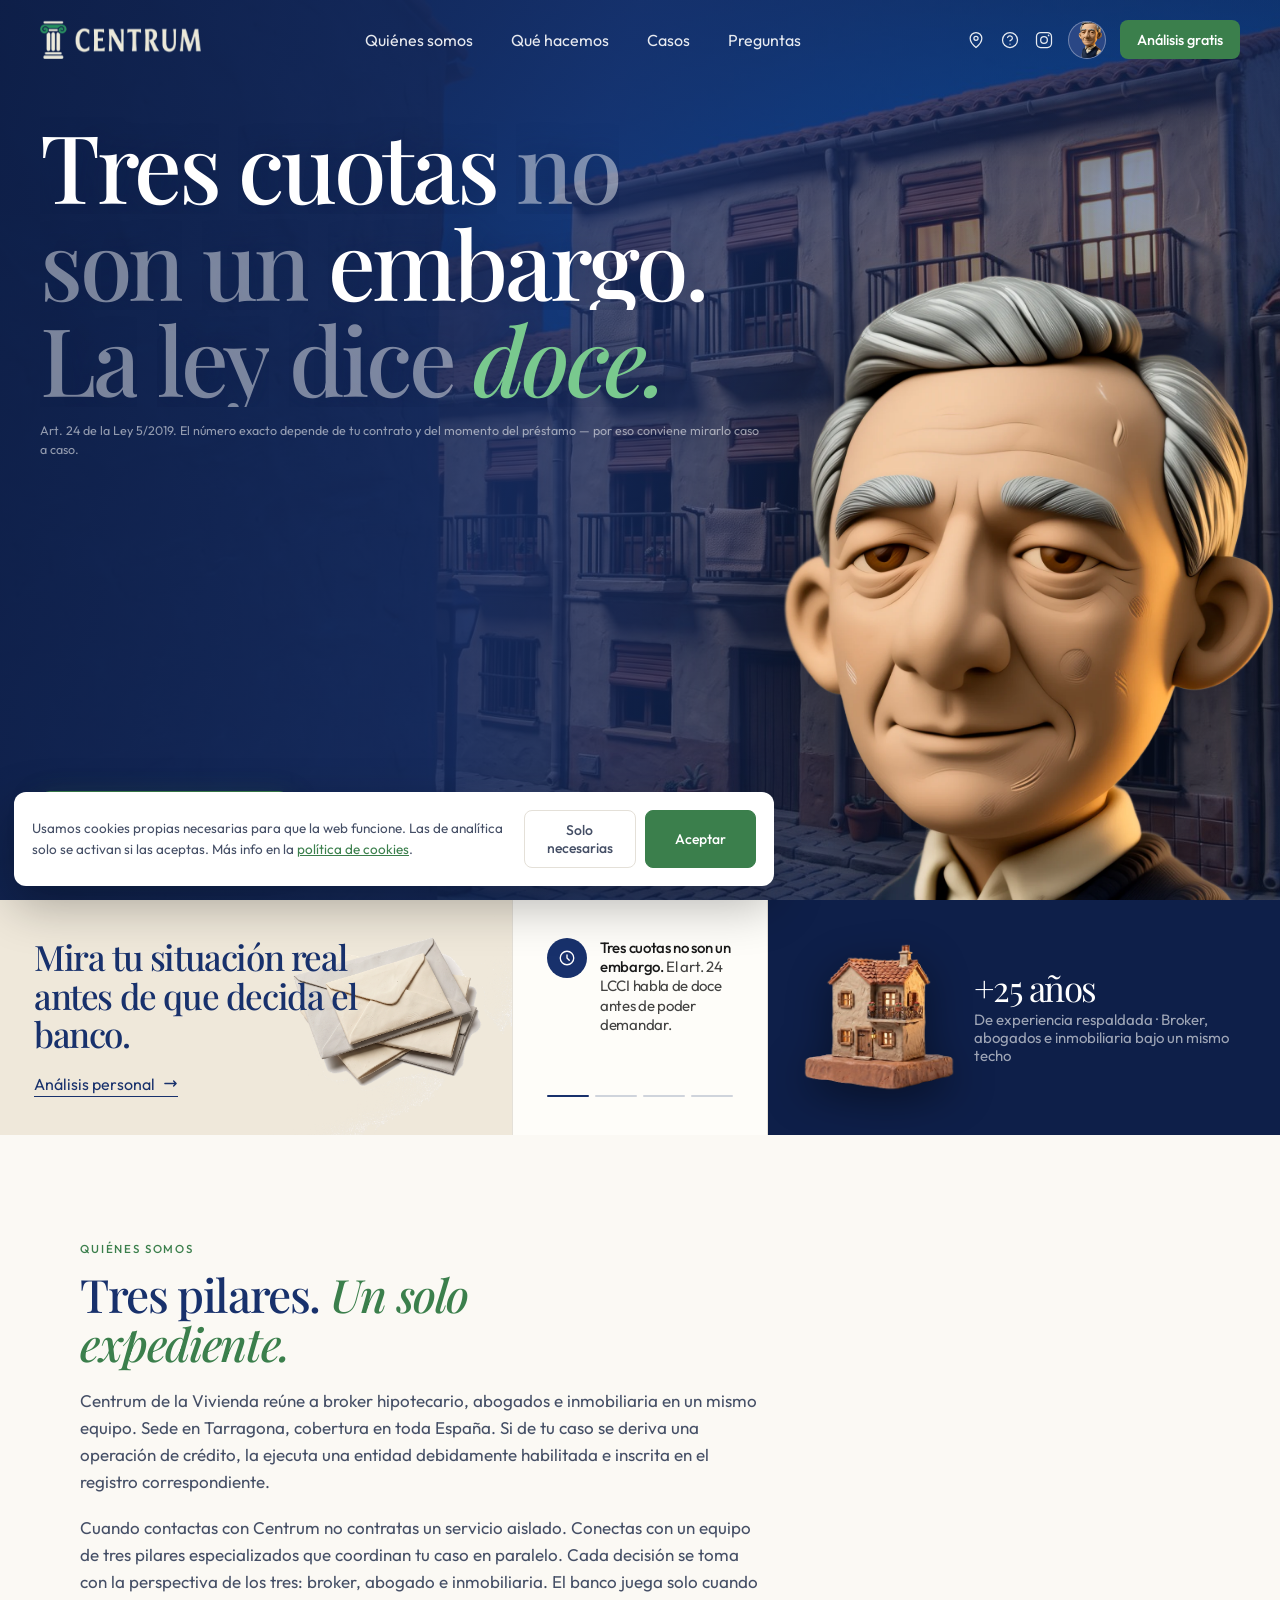
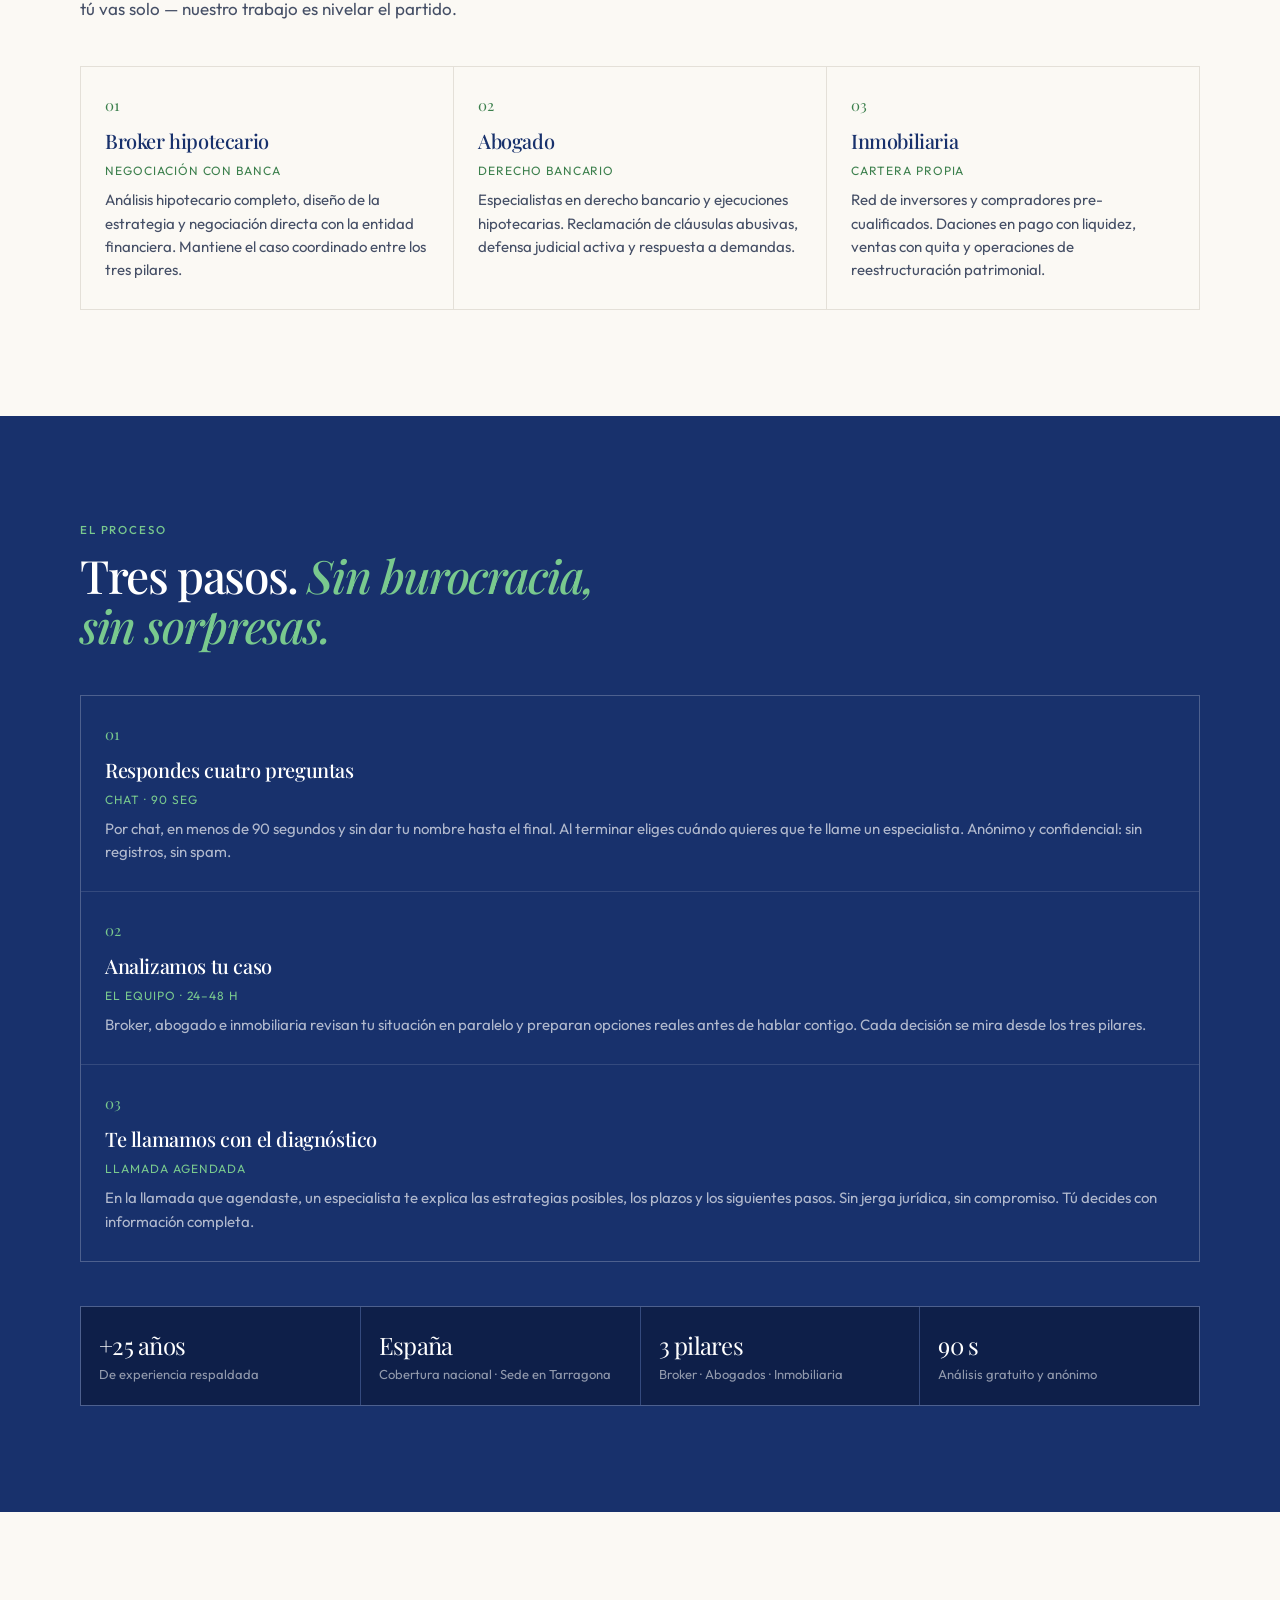
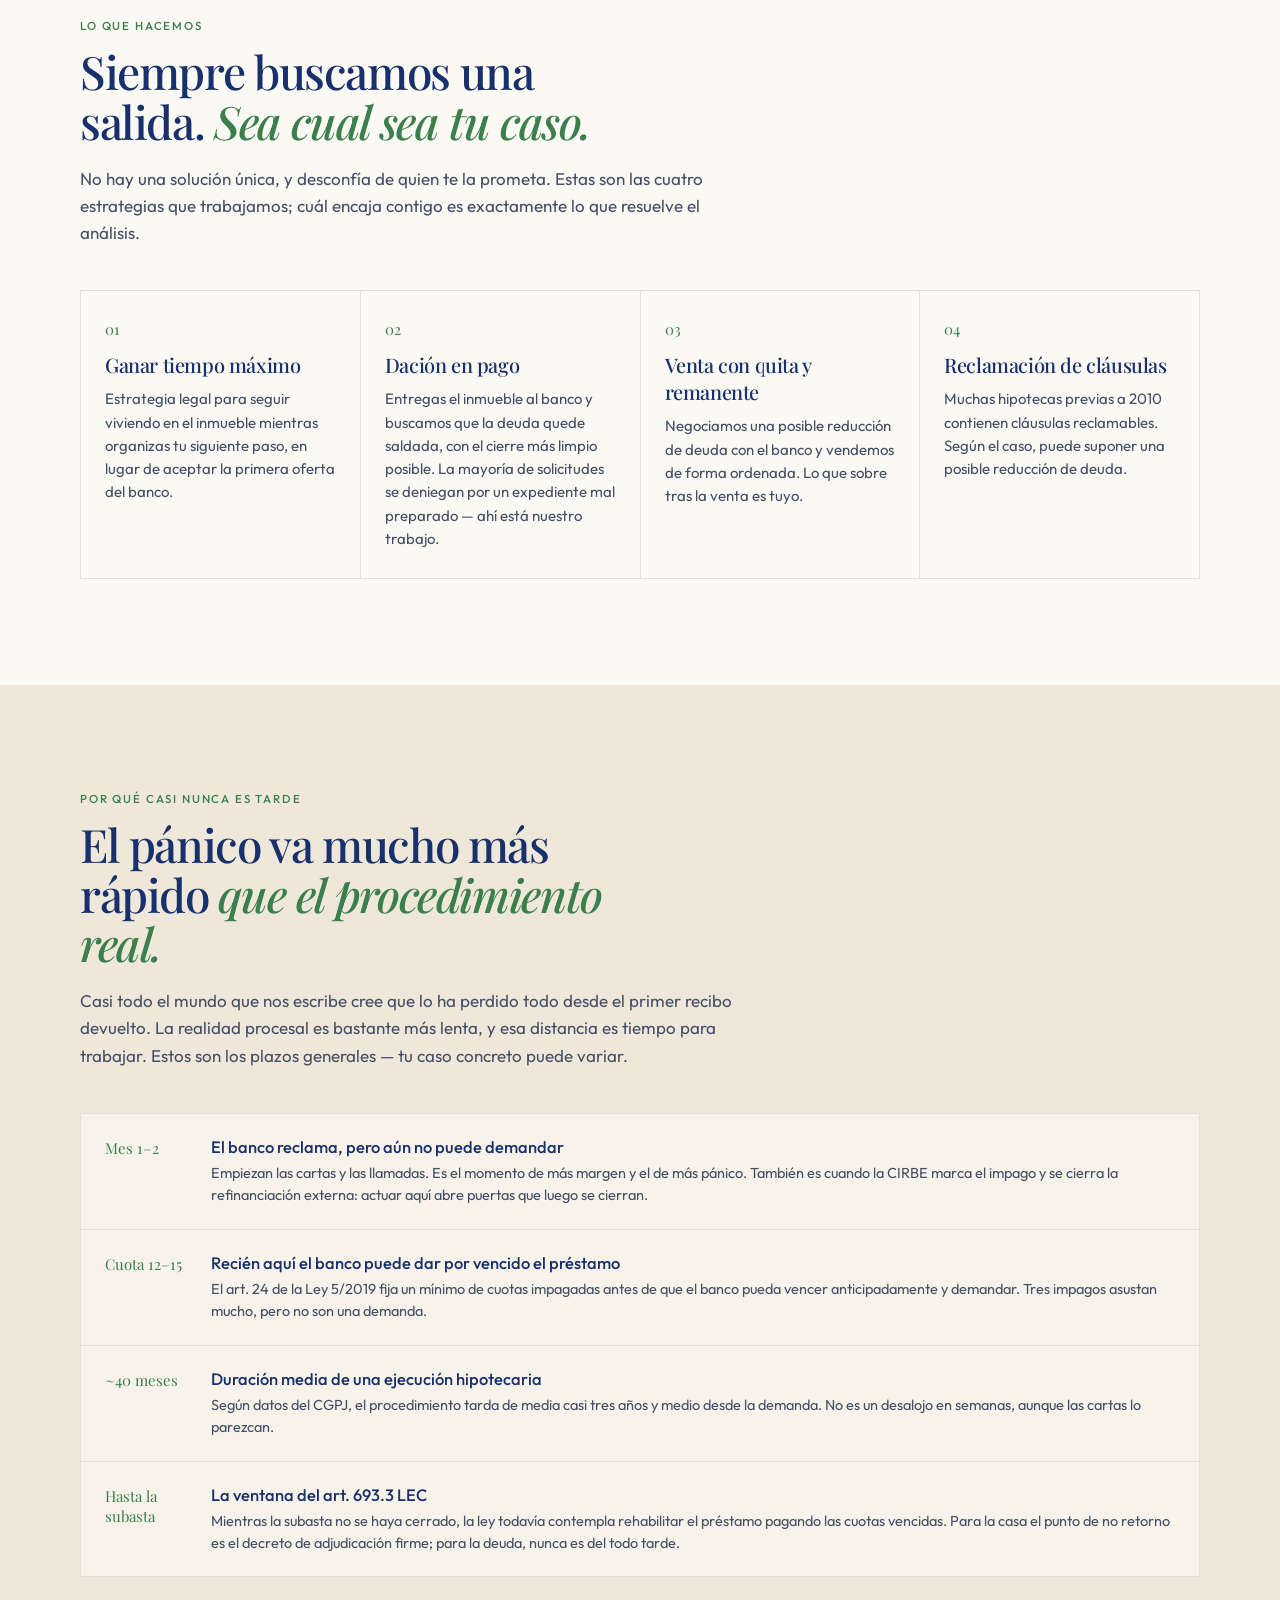
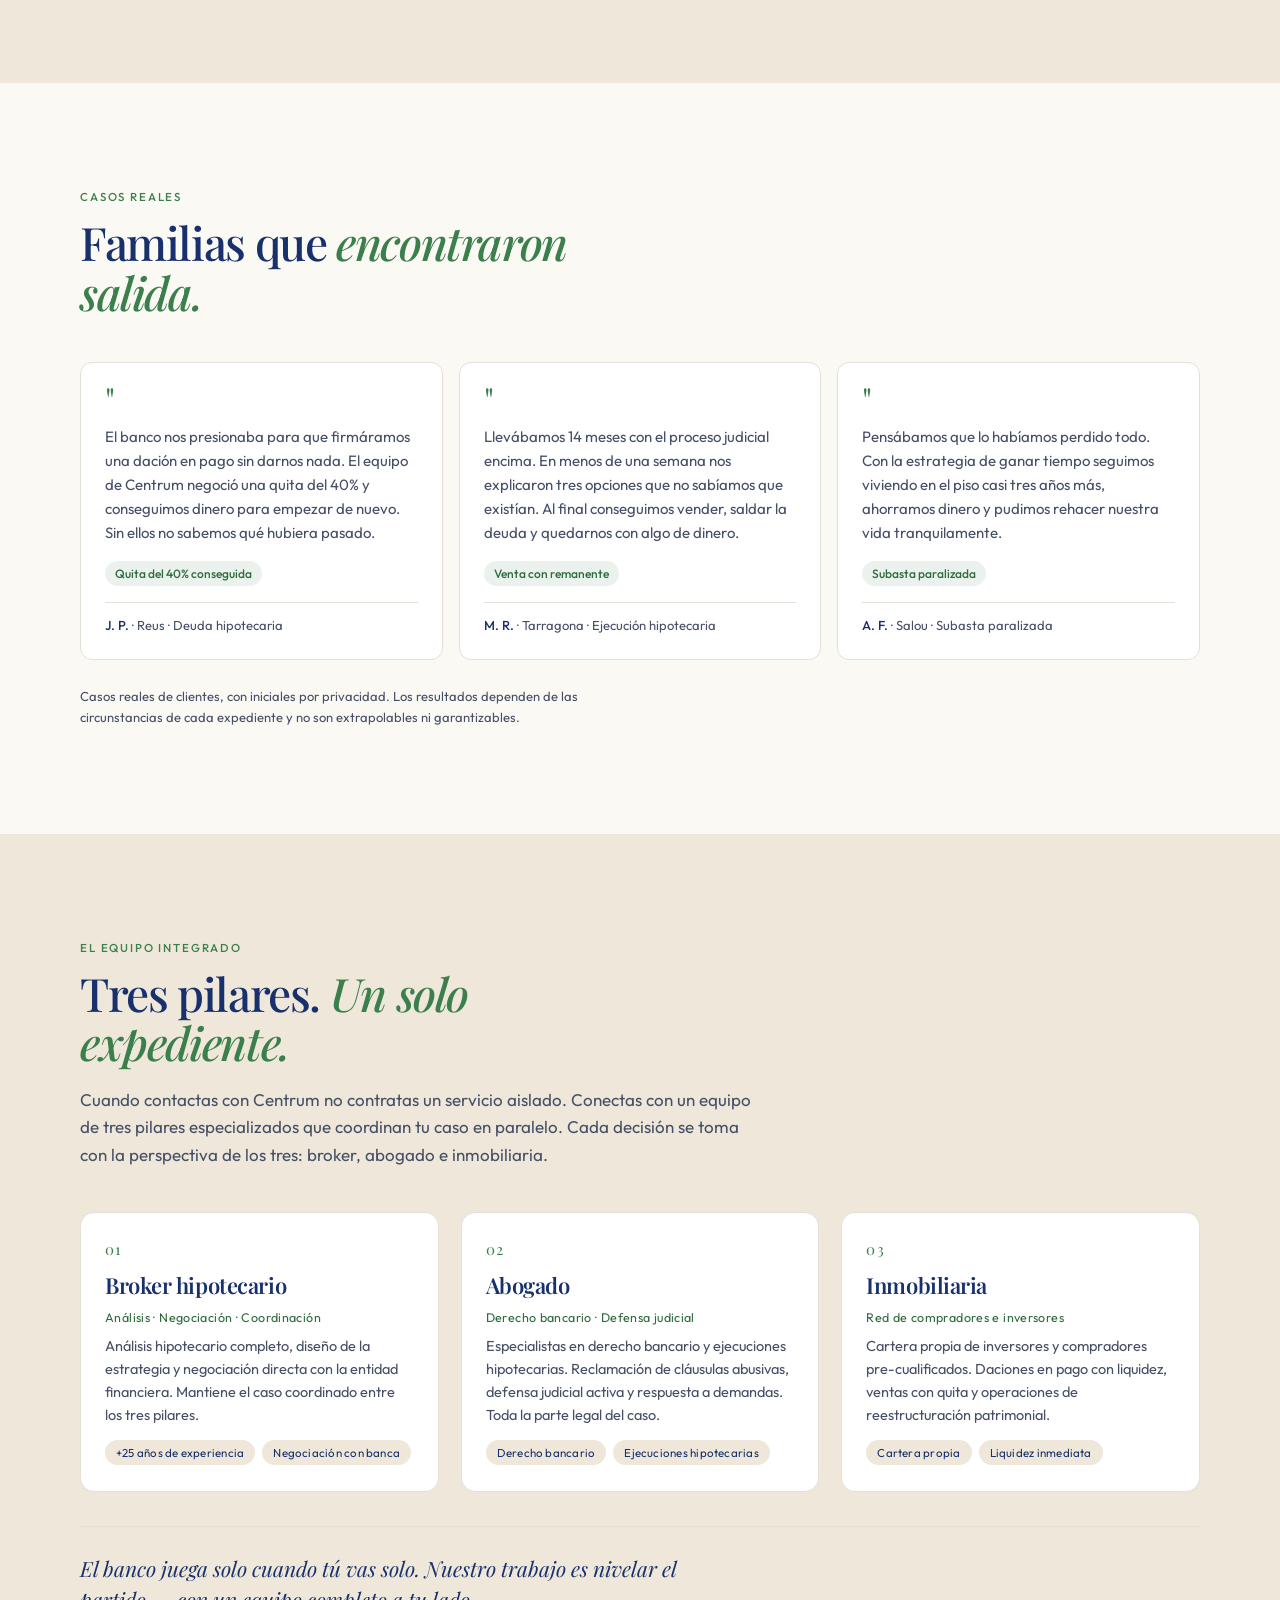
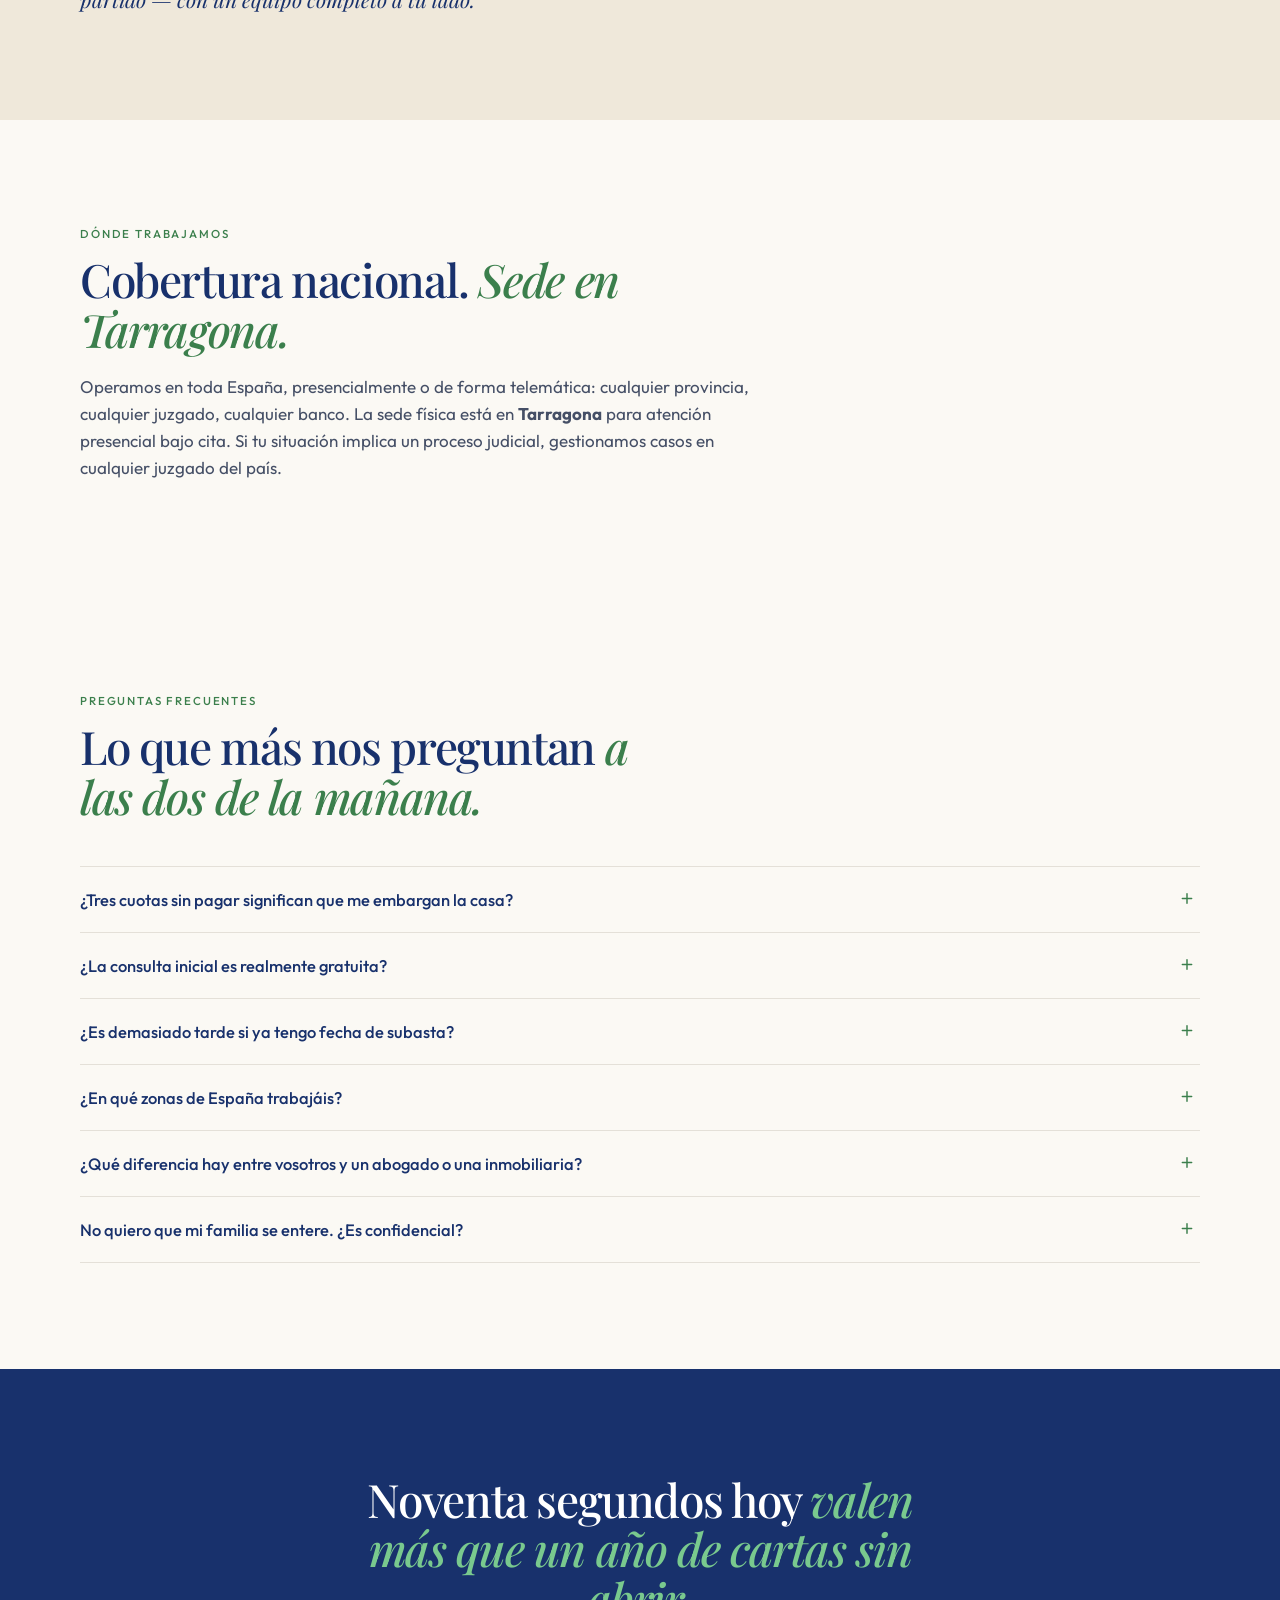
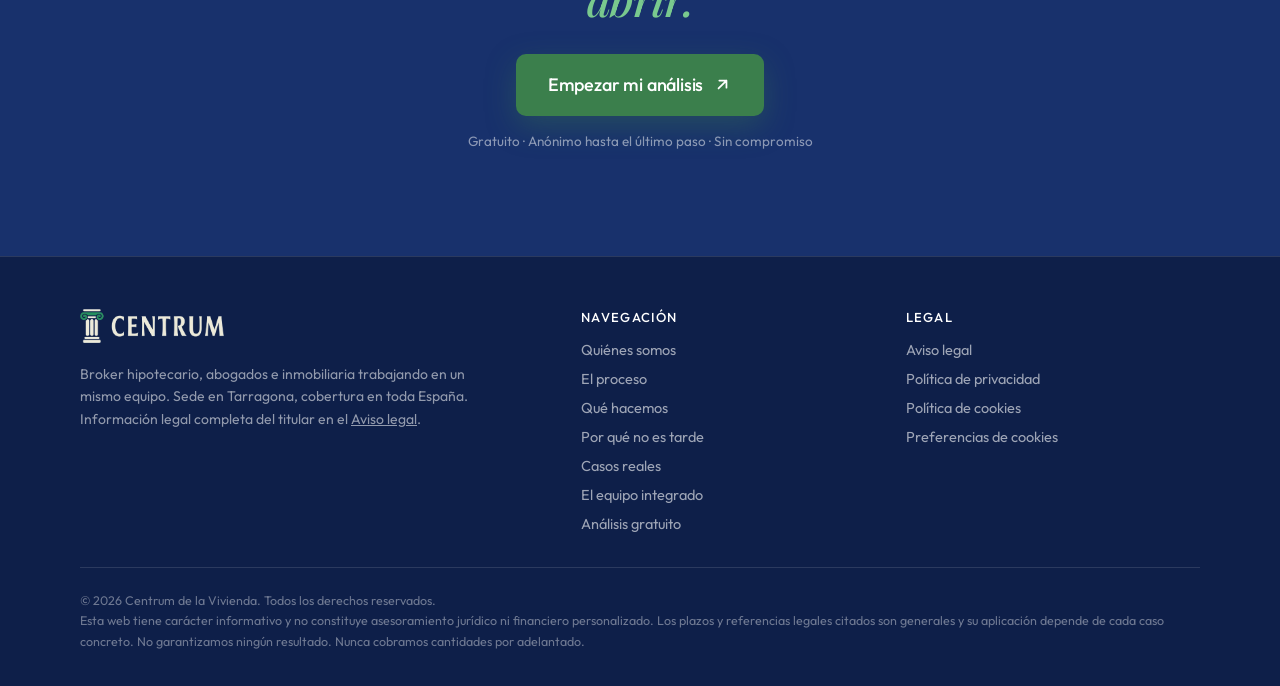
<file: index.html>
<!DOCTYPE html>
<html lang="es">
<head>
  <meta charset="UTF-8" />
  <meta name="viewport" content="width=device-width, initial-scale=1.0" />
  <title>Centrum de la Vivienda — Broker, abogados e inmobiliaria | España</title>
  <meta name="description" content="Tres cuotas atrasadas no son un embargo: la ley habla de doce. Broker hipotecario, abogados e inmobiliaria en un solo equipo. Análisis gratuito y anónimo en 90 segundos. Cobertura nacional, sede en Tarragona." />
  <link rel="canonical" href="https://centrumdelavivienda.com/" />
  <link rel="icon" type="image/png" href="assets/centrum-mark.png" />
  <meta name="theme-color" content="#18316C" />
  <meta name="robots" content="index,follow,max-image-preview:large" />
  <meta name="format-detection" content="telephone=no" />
  <link rel="apple-touch-icon" href="assets/centrum-mark.png" />
  <link rel="preload" as="image" href="assets/hero-bg.jpg" fetchpriority="high" />

  <meta property="og:site_name" content="Centrum de la Vivienda" />
  <meta property="og:title" content="Centrum de la Vivienda — Tu Vivienda, Nuestra Misión" />
  <meta property="og:description" content="Si el banco te presiona o ya tienes papeles del juzgado, hay opciones. Análisis gratuito y anónimo en 90 segundos." />
  <meta property="og:type" content="website" />
  <meta property="og:url" content="https://centrumdelavivienda.com/" />
  <meta property="og:locale" content="es_ES" />
  <meta property="og:image" content="https://centrumdelavivienda.com/assets/centrum-logo.png" />
  <meta name="twitter:card" content="summary_large_image" />
  <meta name="twitter:title" content="Centrum de la Vivienda — Broker, abogados e inmobiliaria" />
  <meta name="twitter:description" content="Si el banco te presiona o ya tienes demanda, hay opciones. Análisis gratuito." />
  <meta name="twitter:image" content="https://centrumdelavivienda.com/assets/centrum-logo.png" />

  <script type="application/ld+json">
  {
    "@context": "https://schema.org",
    "@type": "LegalService",
    "name": "Centrum de la Vivienda",
    "url": "https://centrumdelavivienda.com/",
    "image": "https://centrumdelavivienda.com/assets/centrum-logo.png",
    "description": "Broker hipotecario, abogados e inmobiliaria trabajando juntos para ayudar a familias con deuda hipotecaria o riesgo de ejecución en España.",
    "priceRange": "Consulta inicial gratuita",
    "areaServed": "ES",
    "address": { "@type": "PostalAddress", "addressLocality": "Tarragona", "addressCountry": "ES" },
    "knowsAbout": ["ejecución hipotecaria", "dación en pago", "cláusulas abusivas", "reunificación de deuda", "subasta inmobiliaria"]
  }
  </script>
  <script type="application/ld+json">
  {
    "@context": "https://schema.org",
    "@type": "FAQPage",
    "mainEntity": [
      { "@type": "Question", "name": "¿Tres cuotas sin pagar significan que me embargan la casa?", "acceptedAnswer": { "@type": "Answer", "text": "No de forma automática. El artículo 24 de la Ley 5/2019 exige un número de cuotas impagadas muy superior antes de que el banco pueda dar por vencido el préstamo y demandar. El plazo exacto depende de tu contrato y del momento del préstamo, pero casi siempre hay más margen del que la gente cree." } },
      { "@type": "Question", "name": "¿La consulta inicial es realmente gratuita?", "acceptedAnswer": { "@type": "Answer", "text": "Sí, completamente. La primera consulta no tiene ningún coste. Analizamos tu caso y te explicamos las opciones disponibles. Solo si decides trabajar con nosotros se habla de honorarios, y siempre antes de firmar nada." } },
      { "@type": "Question", "name": "¿Es demasiado tarde si ya tengo fecha de subasta?", "acceptedAnswer": { "@type": "Answer", "text": "Depende de la fecha exacta. Con subasta inminente las opciones se reducen, pero rara vez es demasiado tarde para actuar. Lo más importante es llamar hoy: cada día que pasa cierra puertas." } },
      { "@type": "Question", "name": "¿En qué zonas de España trabajáis?", "acceptedAnswer": { "@type": "Answer", "text": "Operamos en todo el territorio nacional. La sede física está en Tarragona para atención presencial, y atendemos consultas en toda España de forma telemática. Si tu situación implica un proceso judicial, gestionamos casos en cualquier juzgado del país." } },
      { "@type": "Question", "name": "¿Qué diferencia hay entre vosotros y un abogado o una inmobiliaria?", "acceptedAnswer": { "@type": "Answer", "text": "Un abogado solo ve la parte legal. Una inmobiliaria solo ve la venta. Un banco solo ve su interés. Nosotros integramos los tres en un solo servicio coordinado: broker hipotecario, abogado y red de compradores trabajando juntos hacia el mejor resultado posible para ti." } }
    ]
  }
  </script>

  <link rel="preconnect" href="https://fonts.googleapis.com" />
  <link rel="preconnect" href="https://fonts.gstatic.com" crossorigin />
  <link href="https://fonts.googleapis.com/css2?family=Playfair+Display:ital,wght@0,500;0,600;0,700;1,500;1,600&family=Outfit:wght@300;400;500;600&display=swap" rel="stylesheet" />

  <style>
    *, *::before, *::after { box-sizing: border-box; margin: 0; padding: 0; }
    html { scroll-behavior: smooth; }

    :root {
      /* Colores EXACTOS de marca, muestreados del logo (columna jónica) */
      --navy:      #18316C;
      --navy-dk:   #0E1F49;
      --navy-lt:   #2A4785;
      --green:     #3B7F4C;
      --green-dk:  #2E6B3D;
      --green-lt:  #79C98E;
      --cream:     #EFE8DA;
      --paper:     #FBF9F4;
      --ink:       #1A1A1A;
      --ink-mid:   #454F66;
      --rule:      #E4E0D8;
      --rule-dk:   rgba(255,255,255,0.12);
      --red:       #B83227;
      --ease:      cubic-bezier(0.16, 1, 0.3, 1);
    }

    body {
      font-family: 'Outfit', system-ui, -apple-system, sans-serif;
      color: var(--ink); background: var(--navy);
      -webkit-font-smoothing: antialiased;
    }

    /* ══════ ANIMACIONES (spec) ══════ */
    @keyframes fadeUp     { from { opacity:0; transform: translateY(30px); } to { opacity:1; transform:none; } }
    @keyframes fadeIn     { from { opacity:0; } to { opacity:1; } }
    @keyframes slideLeft  { from { opacity:0; transform: translateX(-40px); } to { opacity:1; transform:none; } }
    @keyframes slideRight { from { opacity:0; transform: translateX(40px); } to { opacity:1; transform:none; } }
    @keyframes scaleIn    { from { opacity:0; transform: scale(0.9); } to { opacity:1; transform:none; } }
    @keyframes wordReveal { from { opacity:0; transform: translateY(100%); filter: blur(4px); } to { opacity:1; transform:none; filter: blur(0); } }

    .a-fade-up     { animation: fadeUp     .8s var(--ease) both; }
    .a-fade-in     { animation: fadeIn     .7s var(--ease) both; }
    .a-slide-left  { animation: slideLeft  .8s var(--ease) both; }
    .a-slide-right { animation: slideRight .8s var(--ease) both; }
    .a-scale-in    { animation: scaleIn     1s var(--ease) both; }

    .d2{animation-delay:.2s}.d3{animation-delay:.3s}.d4{animation-delay:.4s}.d6{animation-delay:.6s}
    .d7{animation-delay:.7s}.d8{animation-delay:.8s}.d9{animation-delay:.9s}.d10{animation-delay:1s}.d11{animation-delay:1.1s}

    /* Reveal palabra a palabra. El retardo va por palabra (--d) para poder
       recomponer las líneas del titular sin descuadrar la cascada. */
    .wr { display:inline-block; overflow:hidden; vertical-align:bottom; }
    .wr > span { display:inline-block; animation: wordReveal .7s var(--ease) both; animation-delay: var(--d, 0s); }
    .hl-line { display:block; }

    /* Scroll reveal */
    .fade-in { opacity:0; transform: translateY(24px); transition: opacity .7s var(--ease), transform .7s var(--ease); }
    .fade-in.visible { opacity:1; transform:none; }
    .fade-in.dly1{transition-delay:.1s}.fade-in.dly2{transition-delay:.2s}.fade-in.dly3{transition-delay:.3s}

    @media (prefers-reduced-motion: reduce) {
      html { scroll-behavior: auto; }
      *, *::before, *::after { animation: none !important; transition: none !important; }
      .fade-in { opacity:1 !important; transform:none !important; }
      .wr > span { opacity:1 !important; transform:none !important; filter:none !important; }
    }

    /* ══════ HERO ══════ */
    .hero-wrap {
      min-height: 100svh; display:flex; flex-direction:column;
      position:relative; overflow:hidden;
      /* Fallback: si hero-bg.jpg aún no existe, el degradado de marca sostiene el hero */
      background:
        radial-gradient(1100px 620px at 78% 18%, rgba(59,127,76,.20), transparent 62%),
        linear-gradient(165deg, var(--navy) 0%, var(--navy-dk) 100%);
    }
    /* Imagen de fondo a pantalla completa (spec) */
    .hero-bg {
      position:absolute; inset:0; z-index:0;
      background-image: url('assets/hero-bg.jpg');
      background-size: cover; background-position: center; background-repeat: no-repeat;
    }
    /* Velo de marca: sin esto el titular no tiene contraste sobre la foto */
    .hero-bg::after {
      content:''; position:absolute; inset:0;
      background:
        linear-gradient(105deg, rgba(14,31,73,.94) 0%, rgba(24,49,108,.80) 42%, rgba(24,49,108,.42) 72%, rgba(24,49,108,.30) 100%),
        linear-gradient(to bottom, rgba(14,31,73,.55) 0%, transparent 30%);
    }

    /* ── Navbar ── */
    nav {
      position:relative; z-index:20; display:flex; align-items:center; justify-content:space-between;
      padding: 16px 20px; gap:16px;
    }
    .brand { display:flex; align-items:center; text-decoration:none; flex:none; }
    .brand img { height:30px; width:auto; display:block; }
    .nav-links { display:none; gap:38px; }
    .nav-links a { color:rgba(255,255,255,.9); text-decoration:none; font-size:16px; font-weight:400; transition:color .2s; }
    .nav-links a:hover { color:#fff; }
    .nav-right { display:flex; align-items:center; gap:14px; }
    .nav-ico {
      background:none; border:none; padding:0; color:rgba(255,255,255,.9); cursor:pointer;
      display:none; align-items:center; text-decoration:none; transition: color .2s;
    }
    .nav-ico:hover { color:#fff; }
    .nav-ico-ig { display:flex; }   /* IG visible siempre, tambien en movil */
    .nav-ico-ig:hover { color:#E1306C; }   /* tinte instagram al hover */
    .nav-avatar {
      width:32px; height:32px; border-radius:50%; object-fit:cover; display:none;
      border:1.5px solid rgba(255,255,255,.35); background: var(--navy-lt);
    }
    .nav-cta {
      background:var(--green); color:#fff; border:none; border-radius:8px;
      padding:10px 17px; font-family:'Outfit',sans-serif; font-size:14.5px; font-weight:500;
      text-decoration:none; cursor:pointer; transition: background .2s, transform .2s; white-space:nowrap;
    }
    .nav-cta:hover { background:var(--green-dk); transform: translateY(-1px); }
    .burger { background:none; border:none; color:#fff; cursor:pointer; padding:4px; display:flex; }
    /* ── Menú móvil pro ── */
    .mobile-menu {
      position:fixed; inset:0; z-index:30; display:none; flex-direction:column;
      padding: 22px 26px 32px;
      background: linear-gradient(165deg, rgba(14,31,73,.97) 0%, rgba(8,18,45,.99) 100%);
      backdrop-filter: blur(24px) saturate(140%);
      -webkit-backdrop-filter: blur(24px) saturate(140%);
      overflow-y: auto;
    }
    .mobile-menu.open { display:flex; animation: fadeIn .28s var(--ease) both; }
    .mobile-menu-top {
      display:flex; align-items:center; justify-content:space-between; margin-bottom: 40px;
    }
    .mobile-menu-top img { height:34px; width:auto; }
    .mobile-close {
      background:rgba(255,255,255,.06); border:1px solid rgba(255,255,255,.14);
      color:#fff; cursor:pointer; width:42px; height:42px; border-radius:50%;
      display:flex; align-items:center; justify-content:center; transition: background .2s;
    }
    .mobile-close:hover { background:rgba(255,255,255,.12); }
    .mm-label {
      font-size:11px; font-weight:500; letter-spacing:.18em; text-transform:uppercase;
      color: var(--green-lt); margin-bottom:14px;
    }
    .mm-links { display:flex; flex-direction:column; margin-bottom: 32px; }
    .mm-link {
      display:flex; align-items:center; justify-content:space-between;
      color:#fff; text-decoration:none; font-family:'Playfair Display',serif; font-weight:500;
      font-size:26px; letter-spacing:-0.02em; padding: 18px 0;
      border-bottom: 1px solid rgba(255,255,255,.08);
      transition: color .2s, padding .25s var(--ease);
    }
    .mm-link:hover, .mm-link:focus { color: var(--green-lt); padding-left: 6px; }
    .mm-link .mm-arrow { opacity:.4; font-size:22px; transition: opacity .2s, transform .25s var(--ease); }
    .mm-link:hover .mm-arrow { opacity:1; transform: translateX(4px); }
    .mm-cta {
      display:flex; align-items:center; justify-content:center; gap:10px;
      background: var(--green); color:#fff; text-decoration:none;
      border-radius:12px; padding: 18px 22px; margin-bottom: 28px;
      font-family:'Outfit',sans-serif; font-size:17px; font-weight:500; letter-spacing:-0.01em;
      box-shadow: 0 14px 34px rgba(59,127,76,.4);
      transition: background .2s, transform .2s;
    }
    .mm-cta:hover { background: var(--green-dk); transform: translateY(-1px); }
    .mm-social {
      display:flex; align-items:center; gap:14px; padding: 16px 0;
      border-top: 1px solid rgba(255,255,255,.08);
      border-bottom: 1px solid rgba(255,255,255,.08);
      color: rgba(255,255,255,.85); text-decoration:none;
      transition: color .2s;
    }
    .mm-social:hover { color: #E1306C; }
    .mm-social-ico {
      width:44px; height:44px; border-radius:50%;
      background: rgba(255,255,255,.07); border:1px solid rgba(255,255,255,.14);
      display:flex; align-items:center; justify-content:center; flex:none;
    }
    .mm-social-txt { display:flex; flex-direction:column; gap:2px; }
    .mm-social-h { font-family:'Outfit',sans-serif; font-size:15px; font-weight:500; color:#fff; }
    .mm-social-s { font-size:13px; color: rgba(255,255,255,.55); }
    .mm-foot {
      margin-top:auto; padding-top: 26px;
      display:flex; flex-direction:column; gap:10px;
    }
    .mm-foot-item { display:flex; align-items:center; gap:10px; color: rgba(255,255,255,.62); font-size:13.5px; }
    .mm-foot-item svg { flex:none; color: var(--green-lt); }

    /* ── Contenido hero ── */
    .hero-main { flex:1; display:flex; flex-direction:column; justify-content:flex-start; position:relative; z-index:10; padding: 22px 20px 34px; }
    .hero-cta-row { margin-top: auto; }   /* CTA se pega al fondo del hero */
    .hero-eyebrow {
      display:inline-flex; align-items:center; gap:8px; align-self:flex-start;
      background:rgba(59,127,76,.18); border:1px solid rgba(59,127,76,.45);
      color:#BFE3C8; font-size:12px; font-weight:500; letter-spacing:.07em; text-transform:uppercase;
      padding:7px 13px; border-radius:100px; margin-bottom:20px;
    }
    .dot-live { width:6px; height:6px; border-radius:50%; background:#5FCB7C; }

    h1.hero-h1 {
      font-family:'Playfair Display', serif; font-weight:500; color:#fff;
      letter-spacing:-0.035em; line-height:1.02;
      font-size: clamp(40px, 7.4vw, 118px);
      text-shadow: 0 2px 30px rgba(14,31,73,.5);
    }
    .dim { color: rgba(255,255,255,.45); }
    .h1-green { color: var(--green-lt); font-style:italic; }

    /* Imagen al final del titular (spec TerraElix): anclada al final de "doce."
       en absoluto → ni se descuelga ni flota, sea cual sea el ancho */
    .h1-tail { position: relative; white-space: nowrap; }
    .h1-img {
      display:none;
      position:absolute; left:100%; bottom:0.02em; margin-left:0.24em;
      height: clamp(52px, 6vw, 104px); width:auto;
      filter: drop-shadow(0 14px 26px rgba(0,0,0,.5));
    }

    .hero-note { margin-top:14px; font-size:12.5px; color:rgba(255,255,255,.55); max-width:54ch; line-height:1.5; }

    .hero-cta-row { margin-top: auto; display:flex; flex-direction:column; gap:18px; align-items:flex-start; padding-top: 28px; }
    .btn-primary {
      display:inline-flex; align-items:center; justify-content:center; gap:10px;
      background:var(--green); color:#fff; text-decoration:none; border:none; cursor:pointer;
      border-radius:10px; width:100%; max-width:320px; height:58px;
      font-family:'Outfit',sans-serif; font-size:17px; font-weight:500; letter-spacing:-0.01em;
      transition: background .25s var(--ease), transform .25s var(--ease), box-shadow .25s var(--ease);
      box-shadow: 0 10px 30px rgba(59,127,76,.35);
    }
    .btn-primary:hover { background:var(--green-dk); transform: translateY(-2px); box-shadow:0 16px 40px rgba(59,127,76,.45); }
    .hero-p { color:rgba(255,255,255,.82); max-width:32ch; font-size:15.5px; line-height:1.48; }

    /* ── Retrato del Asesor ── */
    .asesor-desktop {
      position:absolute; z-index:1; display:none; pointer-events:none;
      width: clamp(420px, 46vw, 720px); height:auto;
      bottom:-8%; right: clamp(-120px, -4vw, -30px);
      filter: drop-shadow(0 40px 90px rgba(0,0,0,.55));
    }
    .asesor-mobile {
      position:relative; z-index:5; display:block; width:120%; max-width:540px;
      margin: 4px auto -120px; height:auto;
      filter: drop-shadow(0 24px 55px rgba(0,0,0,.5));
    }

    /* ══════ TIRA DE 3 PANELES ══════ */
    .panels { position:relative; z-index:10; display:grid; grid-template-columns:1fr; }
    .panel { padding: 30px 22px; position:relative; overflow:hidden; display:flex; flex-direction:column; justify-content:space-between; gap:20px; }

    .p1 { background: var(--cream); min-height:180px; }
    .p1 h2 {
      font-family:'Playfair Display',serif; font-weight:500; color:var(--navy);
      font-size: clamp(23px, 3.2vw, 35px); line-height:1.1; letter-spacing:-0.04em;
      max-width:17ch; position:relative; z-index:2;
    }
    .p1-link {
      display:inline-flex; align-items:center; gap:8px; color:var(--navy); font-size:16px;
      text-decoration:none; border-bottom:1px solid var(--navy); padding-bottom:2px;
      align-self:flex-start; position:relative; z-index:2; transition: gap .25s var(--ease);
    }
    .p1-link:hover { gap:13px; }
    .p1-deco { position:absolute; right:0; bottom:0; height:100%; width:auto; z-index:1; opacity:.95; }

    .p2 { background: #FEFDF9; min-height:180px; border-top:1px solid var(--rule); border-bottom:1px solid var(--rule); }
    .p2-stage { position:relative; flex:1; min-height:118px; }
    .p2-card {
      position:absolute; inset:0; display:flex; gap:13px; align-items:flex-start;
      opacity:0; transform: translateY(16px); transition: opacity .55s var(--ease), transform .55s var(--ease);
      pointer-events:none;
    }
    .p2-card.active { opacity:1; transform:none; pointer-events:auto; }
    .p2-ico { flex:none; width:40px; height:40px; border-radius:50%; display:flex; align-items:center; justify-content:center; color:#fff; }
    .p2-txt { font-size:15px; line-height:1.28; color:rgba(26,26,26,.82); letter-spacing:-0.02em; }
    .p2-txt strong { font-weight:500; color:var(--ink); }
    .p2-dots { display:flex; gap:6px; }
    .p2-dots span { height:2px; flex:1; border-radius:100px; background:rgba(24,49,108,.2); transition: background .4s; }
    .p2-dots span.on { background: var(--navy); }

    .p3 { background: var(--navy-dk); min-height:180px; flex-direction:row; align-items:center; gap:18px; }
    .p3-img { flex:none; width:auto; height:104px; object-fit:contain; filter: drop-shadow(0 12px 22px rgba(0,0,0,.45)); }
    .p3-num { font-family:'Playfair Display',serif; font-size: clamp(26px,3.4vw,35px); color:#fff; letter-spacing:-0.05em; line-height:1; }
    .p3-txt { color:rgba(255,255,255,.6); font-size:15px; line-height:1.2; margin-top:6px; }

    /* ══════ SECCIONES INFORMATIVAS ══════ */
    .sec { padding: 72px 22px; }
    .sec-cream { background: var(--cream); }
    .sec-paper { background: var(--paper); }
    .sec-navy  { background: var(--navy); }
    .wrap { max-width: 1120px; margin:0 auto; }
    .label { font-size:11.5px; font-weight:500; letter-spacing:.16em; text-transform:uppercase; color: var(--green); margin-bottom:14px; }
    .sec-navy .label { color: var(--green-lt); }
    h2.sec-h2 {
      font-family:'Playfair Display',serif; font-weight:500; letter-spacing:-0.03em; line-height:1.08;
      font-size: clamp(28px, 4.2vw, 46px); color: var(--navy); max-width:20ch;
    }
    .sec-navy h2.sec-h2 { color:#fff; }
    h2.sec-h2 em { font-style:italic; color: var(--green); }
    .sec-navy h2.sec-h2 em { color: var(--green-lt); }
    .lead { margin-top:18px; font-size:17px; line-height:1.6; color: var(--ink-mid); max-width:62ch; }
    .sec-navy .lead { color: rgba(255,255,255,.74); }

    /* Barra de credenciales */
    .stats { display:grid; grid-template-columns: 1fr 1fr; gap:1px; background: var(--rule-dk); border:1px solid var(--rule-dk); }
    .stat { background: var(--navy-dk); padding:22px 18px; }
    .stat-n { font-family:'Playfair Display',serif; font-size:24px; color:#fff; letter-spacing:-0.03em; }
    .stat-l { font-size:13px; color:rgba(255,255,255,.55); margin-top:5px; line-height:1.35; }

    .grid-4, .grid-3 { display:grid; grid-template-columns:1fr; gap:1px; margin-top:44px; background: var(--rule); border:1px solid var(--rule); }
    .sec-navy .grid-4, .sec-navy .grid-3 { background: var(--rule-dk); border-color: var(--rule-dk); }
    .cell { background: var(--paper); padding: 28px 24px; }
    .sec-cream .cell { background: #F7F3EA; }
    .sec-navy .cell { background: var(--navy); }
    .cell-num { font-family:'Playfair Display',serif; font-size:15px; color: var(--green); margin-bottom:12px; }
    .sec-navy .cell-num { color: var(--green-lt); }
    .cell h3 { font-family:'Playfair Display',serif; font-weight:500; font-size:20px; color:var(--navy); letter-spacing:-0.02em; margin-bottom:9px; }
    .sec-navy .cell h3 { color:#fff; }
    .cell-sub { font-size:12px; letter-spacing:.08em; text-transform:uppercase; color:var(--green); margin-bottom:10px; }
    .sec-navy .cell-sub { color: var(--green-lt); }
    .cell p { font-size:15px; line-height:1.55; color: var(--ink-mid); }
    .sec-navy .cell p { color: rgba(255,255,255,.66); }

    /* Escalera */
    .steps { margin-top:44px; display:flex; flex-direction:column; gap:1px; background:var(--rule); border:1px solid var(--rule); }
    .step { background: var(--paper); padding:22px 24px; display:flex; gap:18px; align-items:flex-start; }
    .sec-cream .step { background:#F7F3EA; }
    .step-t { flex:none; font-family:'Playfair Display',serif; color:var(--green); font-size:15px; width:88px; padding-top:2px; }
    .step h3 { font-size:16.5px; font-weight:500; color:var(--navy); margin-bottom:5px; }
    .step p { font-size:14.5px; line-height:1.55; color:var(--ink-mid); }

    /* Testimonios */
    .testi-grid { display:grid; grid-template-columns:1fr; gap:16px; margin-top:44px; }
    .testi { background:#fff; border:1px solid var(--rule); border-radius:12px; padding:26px 24px; display:flex; flex-direction:column; gap:16px; }
    .testi-q { font-family:'Playfair Display',serif; font-size:34px; color:var(--green); line-height:.6; }
    .testi-t { font-size:15px; line-height:1.6; color:var(--ink-mid); flex:1; }
    .testi-badge {
      align-self:flex-start; background:rgba(59,127,76,.1); color:var(--green-dk);
      font-size:12px; font-weight:500; padding:5px 10px; border-radius:100px;
    }
    .testi-m { font-size:13px; color:var(--ink-mid); border-top:1px solid var(--rule); padding-top:14px; }
    .testi-m strong { color:var(--navy); font-weight:500; }

    /* Equipo integrado — tres pilares */
    .eq-grid { display:grid; grid-template-columns:1fr; gap:18px; margin-top:44px; }
    .eq-card {
      background:#fff; border:1px solid var(--rule); border-radius:14px; padding:26px 24px;
      display:flex; flex-direction:column; gap:9px;
      transition: border-color .25s var(--ease), transform .25s var(--ease), box-shadow .25s var(--ease);
    }
    .eq-card:hover { border-color:var(--green); transform: translateY(-3px); box-shadow: 0 18px 40px rgba(24,49,108,.10); }
    .eq-num {
      font-family:'Playfair Display',serif; font-size:15px; color:var(--green);
      letter-spacing:.08em; margin-bottom:2px;
    }
    .eq-name { font-family:'Playfair Display',serif; font-weight:600; font-size:22px; color:var(--navy); letter-spacing:-0.02em; }
    .eq-role { font-size:12.5px; color:var(--green-dk); letter-spacing:.03em; }
    .eq-desc { font-size:14.5px; line-height:1.6; color:var(--ink-mid); flex:1; }
    .eq-tags { display:flex; flex-wrap:wrap; gap:7px; margin-top:5px; }
    .eq-tag {
      font-size:11.5px; color:var(--navy); background:var(--cream);
      border-radius:100px; padding:5px 11px; letter-spacing:.02em; white-space:nowrap;
    }
    .eq-foot {
      margin-top:34px; padding-top:26px; border-top:1px solid var(--rule);
      display:flex; flex-direction:column; gap:14px;
    }
    .eq-foot p {
      font-family:'Playfair Display',serif; font-style:italic; font-size:clamp(17px,2.2vw,21px);
      line-height:1.45; color:var(--navy); max-width:52ch;
    }
    .eq-foot-meta { display:flex; align-items:center; gap:8px; font-size:13px; color:var(--ink-mid); }
    .eq-foot-meta svg { flex:none; color:var(--green); }

    /* FAQ */
    .faq { margin-top:44px; border-top:1px solid var(--rule); }
    .faq-item { border-bottom:1px solid var(--rule); }
    .faq-q {
      width:100%; text-align:left; background:none; border:none; cursor:pointer;
      font-family:'Outfit',sans-serif; font-size:16.5px; font-weight:500; color:var(--navy);
      padding:22px 40px 22px 0; position:relative; display:block;
    }
    .faq-ico { position:absolute; right:6px; top:50%; transform: translateY(-50%); transition: transform .3s var(--ease); color:var(--green); }
    .faq-q.open .faq-ico { transform: translateY(-50%) rotate(45deg); }
    .faq-a { max-height:0; overflow:hidden; transition: max-height .4s var(--ease); }
    .faq-a.open { max-height:460px; }
    .faq-a p { font-size:15.5px; line-height:1.62; color:var(--ink-mid); padding:0 0 22px; max-width:74ch; }

    /* CTA final */
    .cta-final { text-align:center; }
    .cta-final .btn-primary { margin: 30px auto 0; }
    .cta-note { margin-top:16px; font-size:13.5px; color:rgba(255,255,255,.5); }

    /* Footer */
    footer { background: var(--navy-dk); padding: 52px 22px 34px; border-top:1px solid var(--rule-dk); }
    .foot-grid { display:grid; grid-template-columns:1fr; gap:30px; max-width:1120px; margin:0 auto; }
    .foot-brand img { height:34px; margin-bottom:16px; }
    .foot-p { color:rgba(255,255,255,.55); font-size:14px; line-height:1.6; max-width:44ch; }
    .foot-h { color:#fff; font-size:13px; font-weight:500; letter-spacing:.1em; text-transform:uppercase; margin-bottom:14px; }
    .foot-list { list-style:none; display:flex; flex-direction:column; gap:9px; }
    .foot-list a { color:rgba(255,255,255,.6); text-decoration:none; font-size:14.5px; transition:color .2s; }
    .foot-list a:hover { color:#fff; }
    .foot-bottom {
      max-width:1120px; margin:34px auto 0; padding-top:22px; border-top:1px solid var(--rule-dk);
      color:rgba(255,255,255,.4); font-size:12.5px; line-height:1.65;
    }

    /* CTA flotante móvil */
    .fab {
      position:fixed; left:14px; right:14px; bottom:14px; z-index:40;
      background:var(--green); color:#fff; text-decoration:none; border-radius:11px;
      height:54px; display:flex; align-items:center; justify-content:center; gap:9px;
      font-size:16px; font-weight:500; box-shadow:0 12px 34px rgba(0,0,0,.4);
      opacity:0; transform: translateY(90px); pointer-events:none;
      transition: opacity .35s var(--ease), transform .35s var(--ease);
    }
    .fab.show { opacity:1; transform:none; pointer-events:auto; }

    /* Cookies */
    .cookie {
      position:fixed; left:14px; right:14px; bottom:14px; z-index:50; background:#fff;
      border-radius:12px; padding:18px; box-shadow:0 18px 50px rgba(0,0,0,.3);
      display:none; gap:14px; flex-direction:column; max-width:520px;
    }
    .cookie.show { display:flex; }
    .cookie p { font-size:13.5px; line-height:1.55; color:var(--ink-mid); }
    .cookie p a { color:var(--green); }
    .cookie-btns { display:flex; gap:9px; }
    .cookie-btns button {
      flex:1; border-radius:8px; padding:10px; font-family:'Outfit',sans-serif; font-size:14px;
      font-weight:500; cursor:pointer; border:1px solid var(--rule); background:#fff; color:var(--ink-mid);
    }
    .cookie-btns button.acc { background:var(--green); border-color:var(--green); color:#fff; }

    /* ══════ BREAKPOINTS ══════ */
    @media (min-width: 640px) {
      nav { padding: 18px 32px; }
      .brand img { height:34px; }
      .hero-main { padding: 30px 32px 38px; }
      .h1-img { display:inline-block; }
      .hl-line-3 { white-space: nowrap; }   /* la casita nunca se descuelga sola */
      .sec { padding: 90px 32px; }
      .btn-primary { width:auto; padding:0 32px; height:62px; font-size:18px; }
      .hero-cta-row { flex-direction:row; align-items:center; gap:32px; }
      .panel { padding: 34px 30px; }
      .asesor-mobile { width:90%; margin-bottom:-150px; }
      .stats { grid-template-columns: repeat(4, 1fr); }
      .grid-4 { grid-template-columns: 1fr 1fr; }
      .grid-3 { grid-template-columns: 1fr 1fr; }
      .testi-grid { grid-template-columns: repeat(3, 1fr); }
      .foot-grid { grid-template-columns: 1.6fr 1fr 1fr; }
      .eq-grid { grid-template-columns: repeat(3, 1fr); gap:22px; }
      .eq-foot { flex-direction:row; align-items:center; justify-content:space-between; gap:30px; }
      .eq-foot-meta { flex:none; }
      .cookie { flex-direction:row; align-items:center; max-width:760px; }
      .cookie-btns { flex:none; }
      .cookie-btns button { padding:10px 18px; }
    }
    @media (min-width: 768px) {
      .nav-links { display:flex; }
      .burger { display:none; }
      .nav-ico { display:flex; }
      .nav-avatar { display:block; }
      .panels { grid-template-columns: 2fr 1fr 2fr; }
      .p2 { border-top:none; border-bottom:none; border-left:1px solid var(--rule); border-right:1px solid var(--rule); }
      .fab { display:none; }
      .p3-img { height:132px; }
    }
    @media (min-width: 1024px) {
      nav { padding: 20px 40px; }
      .brand img { height:38px; }
      .hero-main { padding: 38px 40px 44px; }
      .sec { padding: 106px 40px; }
      .panel { padding: 38px 34px; min-height:196px; }
      .asesor-desktop { display:block; }
      .asesor-mobile { display:none; }
      .hero-eyebrow, .hero-cta-row, .hero-note { max-width: 60%; }
      h1.hero-h1 { max-width: 74%; }
      .grid-4 { grid-template-columns: repeat(4, 1fr); }
      .grid-3 { grid-template-columns: repeat(3, 1fr); }
      .nav-avatar { width:38px; height:38px; }
      .p3-img { height:150px; }
    }
  </style>
</head>
<body>

<div class="hero-wrap">
  <div class="hero-bg"></div>

  <!-- ══ NAVBAR ══ -->
  <nav class="a-fade-in">
    <a class="brand a-slide-left d2" href="/" aria-label="Centrum de la Vivienda">
      <img src="assets/centrum-logo-trans.png" alt="Centrum de la Vivienda" />
    </a>
    <div class="nav-links a-fade-in d4">
      <a href="#quienes">Quiénes somos</a>
      <a href="#que-hacemos">Qué hacemos</a>
      <a href="#casos">Casos</a>
      <a href="#faq">Preguntas</a>
    </div>
    <div class="nav-right a-slide-right d3">
      <a class="nav-ico" href="#cobertura" aria-label="Sede en Tarragona">
        <svg width="20" height="20" fill="none" viewBox="0 0 24 24" stroke="currentColor" stroke-width="1.5"><path stroke-linecap="round" stroke-linejoin="round" d="M12 21s7-5.5 7-11a7 7 0 10-14 0c0 5.5 7 11 7 11z"/><circle cx="12" cy="10" r="2.5"/></svg>
      </a>
      <a class="nav-ico" href="#faq" aria-label="Preguntas frecuentes">
        <svg width="20" height="20" fill="none" viewBox="0 0 24 24" stroke="currentColor" stroke-width="1.5"><path stroke-linecap="round" stroke-linejoin="round" d="M9.1 9a3 3 0 015.8 1c0 2-3 3-3 3M12 17h.01M21 12a9 9 0 11-18 0 9 9 0 0118 0z"/></svg>
      </a>
      <a class="nav-ico nav-ico-ig" href="https://instagram.com/centrum_vivienda" target="_blank" rel="noopener" aria-label="Síguenos en Instagram">
        <svg width="20" height="20" fill="none" viewBox="0 0 24 24" stroke="currentColor" stroke-width="1.5"><rect x="3" y="3" width="18" height="18" rx="5" ry="5"/><circle cx="12" cy="12" r="4"/><circle cx="17.5" cy="6.5" r="1" fill="currentColor" stroke="none"/></svg>
      </a>
      <img class="nav-avatar" src="assets/asesor-avatar.png" alt="El Asesor de Centrum" onerror="this.style.display='none'" />
      <a class="nav-cta" href="/analisis/">Análisis gratis</a>
      <button class="burger" onclick="toggleMenu(true)" aria-label="Abrir menú">
        <svg width="24" height="24" fill="none" viewBox="0 0 24 24" stroke="currentColor" stroke-width="1.8"><path stroke-linecap="round" d="M4 7h16M4 12h16M4 17h16"/></svg>
      </button>
    </div>
  </nav>

  <div class="mobile-menu" id="mobileMenu">
    <div class="mobile-menu-top">
      <img src="assets/centrum-logo-trans.png" alt="Centrum de la Vivienda" />
      <button class="mobile-close" onclick="toggleMenu(false)" aria-label="Cerrar menú">
        <svg width="20" height="20" fill="none" viewBox="0 0 24 24" stroke="currentColor" stroke-width="1.8"><path stroke-linecap="round" d="M6 6l12 12M18 6L6 18"/></svg>
      </button>
    </div>

    <div class="mm-label">Navegación</div>
    <div class="mm-links">
      <a class="mm-link" href="#quienes" onclick="toggleMenu(false)">Quiénes somos <span class="mm-arrow">→</span></a>
      <a class="mm-link" href="#que-hacemos" onclick="toggleMenu(false)">Qué hacemos <span class="mm-arrow">→</span></a>
      <a class="mm-link" href="#casos" onclick="toggleMenu(false)">Casos <span class="mm-arrow">→</span></a>
      <a class="mm-link" href="#faq" onclick="toggleMenu(false)">Preguntas <span class="mm-arrow">→</span></a>
    </div>

    <a class="mm-cta" href="/analisis/" onclick="toggleMenu(false)">
      Empezar análisis gratis
      <svg width="17" height="17" fill="none" viewBox="0 0 24 24" stroke="currentColor" stroke-width="2.4"><path stroke-linecap="round" stroke-linejoin="round" d="M7 17L17 7m0 0H8m9 0v9"/></svg>
    </a>

    <a class="mm-social" href="https://instagram.com/centrum_vivienda" target="_blank" rel="noopener" onclick="toggleMenu(false)">
      <span class="mm-social-ico">
        <svg width="18" height="18" fill="none" viewBox="0 0 24 24" stroke="currentColor" stroke-width="1.5"><rect x="3" y="3" width="18" height="18" rx="5" ry="5"/><circle cx="12" cy="12" r="4"/><circle cx="17.5" cy="6.5" r="1" fill="currentColor" stroke="none"/></svg>
      </span>
      <span class="mm-social-txt">
        <span class="mm-social-h">Instagram</span>
        <span class="mm-social-s">@centrum_vivienda</span>
      </span>
    </a>

    <div class="mm-foot">
      <div class="mm-foot-item">
        <svg width="14" height="14" fill="none" viewBox="0 0 24 24" stroke="currentColor" stroke-width="2.2"><path stroke-linecap="round" stroke-linejoin="round" d="M5 13l4 4L19 7"/></svg>
        Análisis anónimo en 90 segundos
      </div>
      <div class="mm-foot-item">
        <svg width="14" height="14" fill="none" viewBox="0 0 24 24" stroke="currentColor" stroke-width="2.2"><path stroke-linecap="round" stroke-linejoin="round" d="M5 13l4 4L19 7"/></svg>
        Broker, abogados e inmobiliaria bajo un mismo techo
      </div>
    </div>
  </div>

  <!-- ══ HERO ══ -->
  <section class="hero-main">

    <h1 class="hero-h1">
      <span class="hl-line">
        <span class="wr"><span style="--d:.30s">Tres</span></span>
        <span class="wr"><span style="--d:.40s">cuotas</span></span>
        <span class="wr"><span class="dim" style="--d:.50s">no</span></span>
      </span>
      <span class="hl-line">
        <span class="wr"><span class="dim" style="--d:.60s">son</span></span>
        <span class="wr"><span class="dim" style="--d:.70s">un</span></span>
        <span class="wr"><span style="--d:.80s">embargo.</span></span>
      </span>
      <span class="hl-line">
        <span class="wr"><span class="dim" style="--d:.90s">La</span></span>
        <span class="wr"><span class="dim" style="--d:1.0s">ley</span></span>
        <span class="wr"><span class="dim" style="--d:1.1s">dice</span></span>
        <span class="wr"><span class="h1-green" style="--d:1.2s">doce.</span></span>
      </span>
    </h1>

    <p class="hero-note a-fade-in d10">
      Art. 24 de la Ley 5/2019. El número exacto depende de tu contrato y del momento del préstamo — por eso conviene mirarlo caso a caso.
    </p>

    <div class="hero-cta-row a-fade-up d6">
      <a class="btn-primary" href="/analisis/">
        Empezar mi análisis
        <svg width="19" height="19" fill="none" viewBox="0 0 24 24" stroke="currentColor" stroke-width="2.2"><path stroke-linecap="round" stroke-linejoin="round" d="M7 17L17 7m0 0H8m9 0v9"/></svg>
      </a>
      <p class="hero-p">Broker hipotecario, abogados e inmobiliaria en un solo equipo. Cuatro preguntas, sin dar tu nombre hasta el final.</p>
    </div>
  </section>

  <!-- Retrato Asesor — móvil/tablet -->
  <img class="asesor-mobile a-scale-in d8" src="assets/asesor-hero.webp"
       alt="El Asesor de Centrum de la Vivienda" onerror="this.style.display='none'" />

  <!-- Retrato Asesor — desktop flotante -->
  <img class="asesor-desktop a-scale-in d7" src="assets/asesor-hero.webp"
       alt="El Asesor de Centrum de la Vivienda" onerror="this.style.display='none'" />
</div>

<!-- ══ TIRA DE 3 PANELES (fuera del hero para que requiera scroll) ══ -->
<div class="panels">

  <!-- Panel 1 — puerta al quiz -->
  <div class="panel p1 a-fade-up d9">
    <img class="p1-deco" src="assets/panel-deco.png?v=2" alt="" aria-hidden="true" onerror="this.style.display='none'" />
    <h2>Mira tu situación real antes de que decida el banco.</h2>
    <a class="p1-link" href="/analisis/">
      Análisis personal
      <svg width="15" height="15" fill="none" viewBox="0 0 24 24" stroke="currentColor" stroke-width="2.2"><path stroke-linecap="round" stroke-linejoin="round" d="M17 8l4 4m0 0l-4 4m4-4H3"/></svg>
    </a>
  </div>

  <!-- Panel 2 — carrusel de claims verificados -->
  <div class="panel p2 a-fade-up d10">
    <div class="p2-stage" id="p2Stage"></div>
    <div class="p2-dots" id="p2Dots"></div>
  </div>

  <!-- Panel 3 — trayectoria -->
  <div class="panel p3 a-fade-up d11">
    <img class="p3-img" src="assets/panel-casa.png" alt="" aria-hidden="true" onerror="this.style.display='none'" />
    <div>
      <div class="p3-num">+25 años</div>
      <div class="p3-txt">De experiencia respaldada · Broker, abogados e inmobiliaria bajo un mismo techo</div>
    </div>
  </div>
</div>

<!-- ══ QUIÉNES SOMOS ══ -->
<section class="sec sec-paper" id="quienes">
  <div class="wrap">
    <div class="label fade-in">Quiénes somos</div>
    <h2 class="sec-h2 fade-in dly1">Tres pilares. <em>Un solo expediente.</em></h2>
    <p class="lead fade-in dly2">
      Centrum de la Vivienda reúne a broker hipotecario, abogados e inmobiliaria en un mismo equipo.
      Sede en Tarragona, cobertura en toda España. Si de tu caso se deriva una operación de crédito, la
      ejecuta una entidad debidamente habilitada e inscrita en el registro correspondiente.
    </p>
    <p class="lead fade-in dly2">
      Cuando contactas con Centrum no contratas un servicio aislado. Conectas con un equipo de tres pilares
      especializados que coordinan tu caso en paralelo. Cada decisión se toma con la perspectiva de los tres:
      broker, abogado e inmobiliaria. El banco juega solo cuando tú vas solo — nuestro trabajo es nivelar el partido.
    </p>

    <div class="grid-3">
      <div class="cell fade-in">
        <div class="cell-num">01</div>
        <h3>Broker hipotecario</h3>
        <div class="cell-sub">Negociación con banca</div>
        <p>Análisis hipotecario completo, diseño de la estrategia y negociación directa con la entidad financiera. Mantiene el caso coordinado entre los tres pilares.</p>
      </div>
      <div class="cell fade-in dly1">
        <div class="cell-num">02</div>
        <h3>Abogado</h3>
        <div class="cell-sub">Derecho bancario</div>
        <p>Especialistas en derecho bancario y ejecuciones hipotecarias. Reclamación de cláusulas abusivas, defensa judicial activa y respuesta a demandas.</p>
      </div>
      <div class="cell fade-in dly2">
        <div class="cell-num">03</div>
        <h3>Inmobiliaria</h3>
        <div class="cell-sub">Cartera propia</div>
        <p>Red de inversores y compradores pre-cualificados. Daciones en pago con liquidez, ventas con quita y operaciones de reestructuración patrimonial.</p>
      </div>
    </div>
  </div>
</section>

<!-- ══ EL PROCESO ══ -->
<section class="sec sec-navy" id="proceso">
  <div class="wrap">
    <div class="label fade-in">El proceso</div>
    <h2 class="sec-h2 fade-in dly1">Tres pasos. <em>Sin burocracia, sin sorpresas.</em></h2>

    <div class="grid-4" style="grid-template-columns:1fr">
      <div class="cell fade-in">
        <div class="cell-num">01</div>
        <h3>Respondes cuatro preguntas</h3>
        <div class="cell-sub">Chat · 90 seg</div>
        <p>Por chat, en menos de 90 segundos y sin dar tu nombre hasta el final. Al terminar eliges cuándo quieres que te llame un especialista. Anónimo y confidencial: sin registros, sin spam.</p>
      </div>
      <div class="cell fade-in dly1">
        <div class="cell-num">02</div>
        <h3>Analizamos tu caso</h3>
        <div class="cell-sub">El equipo · 24–48 h</div>
        <p>Broker, abogado e inmobiliaria revisan tu situación en paralelo y preparan opciones reales antes de hablar contigo. Cada decisión se mira desde los tres pilares.</p>
      </div>
      <div class="cell fade-in dly2">
        <div class="cell-num">03</div>
        <h3>Te llamamos con el diagnóstico</h3>
        <div class="cell-sub">Llamada agendada</div>
        <p>En la llamada que agendaste, un especialista te explica las estrategias posibles, los plazos y los siguientes pasos. Sin jerga jurídica, sin compromiso. Tú decides con información completa.</p>
      </div>
    </div>

    <div class="stats fade-in dly3" style="margin-top:44px">
      <div class="stat"><div class="stat-n">+25 años</div><div class="stat-l">De experiencia respaldada</div></div>
      <div class="stat"><div class="stat-n">España</div><div class="stat-l">Cobertura nacional · Sede en Tarragona</div></div>
      <div class="stat"><div class="stat-n">3 pilares</div><div class="stat-l">Broker · Abogados · Inmobiliaria</div></div>
      <div class="stat"><div class="stat-n">90 s</div><div class="stat-l">Análisis gratuito y anónimo</div></div>
    </div>
  </div>
</section>

<!-- ══ QUÉ HACEMOS ══ -->
<section class="sec sec-paper" id="que-hacemos">
  <div class="wrap">
    <div class="label fade-in">Lo que hacemos</div>
    <h2 class="sec-h2 fade-in dly1">Siempre buscamos una salida. <em>Sea cual sea tu caso.</em></h2>
    <p class="lead fade-in dly2">
      No hay una solución única, y desconfía de quien te la prometa. Estas son las cuatro estrategias que
      trabajamos; cuál encaja contigo es exactamente lo que resuelve el análisis.
    </p>

    <div class="grid-4">
      <div class="cell fade-in">
        <div class="cell-num">01</div>
        <h3>Ganar tiempo máximo</h3>
        <p>Estrategia legal para seguir viviendo en el inmueble mientras organizas tu siguiente paso, en lugar de aceptar la primera oferta del banco.</p>
      </div>
      <div class="cell fade-in dly1">
        <div class="cell-num">02</div>
        <h3>Dación en pago</h3>
        <p>Entregas el inmueble al banco y buscamos que la deuda quede saldada, con el cierre más limpio posible. La mayoría de solicitudes se deniegan por un expediente mal preparado — ahí está nuestro trabajo.</p>
      </div>
      <div class="cell fade-in dly2">
        <div class="cell-num">03</div>
        <h3>Venta con quita y remanente</h3>
        <p>Negociamos una posible reducción de deuda con el banco y vendemos de forma ordenada. Lo que sobre tras la venta es tuyo.</p>
      </div>
      <div class="cell fade-in dly3">
        <div class="cell-num">04</div>
        <h3>Reclamación de cláusulas</h3>
        <p>Muchas hipotecas previas a 2010 contienen cláusulas reclamables. Según el caso, puede suponer una posible reducción de deuda.</p>
      </div>
    </div>
  </div>
</section>

<!-- ══ LA ESCALERA ══ -->
<section class="sec sec-cream" id="escalera">
  <div class="wrap">
    <div class="label fade-in">Por qué casi nunca es tarde</div>
    <h2 class="sec-h2 fade-in dly1">El pánico va mucho más rápido <em>que el procedimiento real.</em></h2>
    <p class="lead fade-in dly2">
      Casi todo el mundo que nos escribe cree que lo ha perdido todo desde el primer recibo devuelto. La realidad
      procesal es bastante más lenta, y esa distancia es tiempo para trabajar. Estos son los plazos generales —
      tu caso concreto puede variar.
    </p>

    <div class="steps">
      <div class="step fade-in">
        <div class="step-t">Mes 1–2</div>
        <div>
          <h3>El banco reclama, pero aún no puede demandar</h3>
          <p>Empiezan las cartas y las llamadas. Es el momento de más margen y el de más pánico. También es cuando la CIRBE marca el impago y se cierra la refinanciación externa: actuar aquí abre puertas que luego se cierran.</p>
        </div>
      </div>
      <div class="step fade-in dly1">
        <div class="step-t">Cuota 12–15</div>
        <div>
          <h3>Recién aquí el banco puede dar por vencido el préstamo</h3>
          <p>El art. 24 de la Ley 5/2019 fija un mínimo de cuotas impagadas antes de que el banco pueda vencer anticipadamente y demandar. Tres impagos asustan mucho, pero no son una demanda.</p>
        </div>
      </div>
      <div class="step fade-in dly2">
        <div class="step-t">~40 meses</div>
        <div>
          <h3>Duración media de una ejecución hipotecaria</h3>
          <p>Según datos del CGPJ, el procedimiento tarda de media casi tres años y medio desde la demanda. No es un desalojo en semanas, aunque las cartas lo parezcan.</p>
        </div>
      </div>
      <div class="step fade-in dly3">
        <div class="step-t">Hasta la subasta</div>
        <div>
          <h3>La ventana del art. 693.3 LEC</h3>
          <p>Mientras la subasta no se haya cerrado, la ley todavía contempla rehabilitar el préstamo pagando las cuotas vencidas. Para la casa el punto de no retorno es el decreto de adjudicación firme; para la deuda, nunca es del todo tarde.</p>
        </div>
      </div>
    </div>
  </div>
</section>

<!-- ══ CASOS ══ -->
<section class="sec sec-paper" id="casos">
  <div class="wrap">
    <div class="label fade-in">Casos reales</div>
    <h2 class="sec-h2 fade-in dly1">Familias que <em>encontraron salida.</em></h2>

    <div class="testi-grid">
      <div class="testi fade-in">
        <div class="testi-q">"</div>
        <p class="testi-t">El banco nos presionaba para que firmáramos una dación en pago sin darnos nada. El equipo de Centrum negoció una quita del 40% y conseguimos dinero para empezar de nuevo. Sin ellos no sabemos qué hubiera pasado.</p>
        <div class="testi-badge">Quita del 40% conseguida</div>
        <div class="testi-m"><strong>J. P.</strong> · Reus · Deuda hipotecaria</div>
      </div>
      <div class="testi fade-in dly1">
        <div class="testi-q">"</div>
        <p class="testi-t">Llevábamos 14 meses con el proceso judicial encima. En menos de una semana nos explicaron tres opciones que no sabíamos que existían. Al final conseguimos vender, saldar la deuda y quedarnos con algo de dinero.</p>
        <div class="testi-badge">Venta con remanente</div>
        <div class="testi-m"><strong>M. R.</strong> · Tarragona · Ejecución hipotecaria</div>
      </div>
      <div class="testi fade-in dly2">
        <div class="testi-q">"</div>
        <p class="testi-t">Pensábamos que lo habíamos perdido todo. Con la estrategia de ganar tiempo seguimos viviendo en el piso casi tres años más, ahorramos dinero y pudimos rehacer nuestra vida tranquilamente.</p>
        <div class="testi-badge">Subasta paralizada</div>
        <div class="testi-m"><strong>A. F.</strong> · Salou · Subasta paralizada</div>
      </div>
    </div>
    <p class="lead fade-in dly3" style="font-size:13px; margin-top:26px">
      Casos reales de clientes, con iniciales por privacidad. Los resultados dependen de las circunstancias de
      cada expediente y no son extrapolables ni garantizables.
    </p>
  </div>
</section>

<!-- ══ EQUIPO INTEGRADO ══ -->
<section class="sec sec-cream" id="equipo">
  <div class="wrap">
    <div class="label fade-in">El equipo integrado</div>
    <h2 class="sec-h2 fade-in dly1">Tres pilares. <em>Un solo expediente.</em></h2>
    <p class="lead fade-in dly2">
      Cuando contactas con Centrum no contratas un servicio aislado. Conectas con un equipo de tres pilares
      especializados que coordinan tu caso en paralelo. Cada decisión se toma con la perspectiva de los tres:
      broker, abogado e inmobiliaria.
    </p>

    <div class="eq-grid">
      <div class="eq-card fade-in">
        <div class="eq-num">01</div>
        <div class="eq-name">Broker hipotecario</div>
        <div class="eq-role">Análisis · Negociación · Coordinación</div>
        <p class="eq-desc">Análisis hipotecario completo, diseño de la estrategia y negociación directa con la entidad financiera. Mantiene el caso coordinado entre los tres pilares.</p>
        <div class="eq-tags">
          <span class="eq-tag">+25 años de experiencia</span>
          <span class="eq-tag">Negociación con banca</span>
        </div>
      </div>

      <div class="eq-card fade-in dly1">
        <div class="eq-num">02</div>
        <div class="eq-name">Abogado</div>
        <div class="eq-role">Derecho bancario · Defensa judicial</div>
        <p class="eq-desc">Especialistas en derecho bancario y ejecuciones hipotecarias. Reclamación de cláusulas abusivas, defensa judicial activa y respuesta a demandas. Toda la parte legal del caso.</p>
        <div class="eq-tags">
          <span class="eq-tag">Derecho bancario</span>
          <span class="eq-tag">Ejecuciones hipotecarias</span>
        </div>
      </div>

      <div class="eq-card fade-in dly2">
        <div class="eq-num">03</div>
        <div class="eq-name">Inmobiliaria</div>
        <div class="eq-role">Red de compradores e inversores</div>
        <p class="eq-desc">Cartera propia de inversores y compradores pre-cualificados. Daciones en pago con liquidez, ventas con quita y operaciones de reestructuración patrimonial.</p>
        <div class="eq-tags">
          <span class="eq-tag">Cartera propia</span>
          <span class="eq-tag">Liquidez inmediata</span>
        </div>
      </div>
    </div>

    <div class="eq-foot fade-in dly3">
      <p>El banco juega solo cuando tú vas solo. Nuestro trabajo es nivelar el partido — con un equipo completo a tu lado.</p>
    </div>
  </div>
</section>

<!-- ══ COBERTURA ══ -->
<section class="sec sec-paper" id="cobertura">
  <div class="wrap">
    <div class="label fade-in">Dónde trabajamos</div>
    <h2 class="sec-h2 fade-in dly1">Cobertura nacional. <em>Sede en Tarragona.</em></h2>
    <p class="lead fade-in dly2">
      Operamos en toda España, presencialmente o de forma telemática: cualquier provincia, cualquier juzgado,
      cualquier banco. La sede física está en <strong>Tarragona</strong> para atención presencial bajo cita.
      Si tu situación implica un proceso judicial, gestionamos casos en cualquier juzgado del país.
    </p>
  </div>
</section>

<!-- ══ FAQ ══ -->
<section class="sec sec-paper" id="faq">
  <div class="wrap">
    <div class="label fade-in">Preguntas frecuentes</div>
    <h2 class="sec-h2 fade-in dly1">Lo que más nos preguntan <em>a las dos de la mañana.</em></h2>

    <div class="faq">
      <div class="faq-item">
        <button class="faq-q" onclick="toggleFaq(this)">¿Tres cuotas sin pagar significan que me embargan la casa?
          <span class="faq-ico"><svg width="14" height="14" fill="none" viewBox="0 0 24 24" stroke="currentColor" stroke-width="2.5"><path stroke-linecap="round" d="M12 4v16m8-8H4"/></svg></span>
        </button>
        <div class="faq-a"><p>No de forma automática. El art. 24 de la Ley 5/2019 exige un número de cuotas impagadas muy superior antes de que el banco pueda dar por vencido el préstamo y demandar: doce cuotas o el 3% del capital durante la primera mitad de la vida del préstamo. El plazo exacto depende de tu contrato y del momento del préstamo, pero casi siempre hay más margen del que la gente cree.</p></div>
      </div>
      <div class="faq-item">
        <button class="faq-q" onclick="toggleFaq(this)">¿La consulta inicial es realmente gratuita?
          <span class="faq-ico"><svg width="14" height="14" fill="none" viewBox="0 0 24 24" stroke="currentColor" stroke-width="2.5"><path stroke-linecap="round" d="M12 4v16m8-8H4"/></svg></span>
        </button>
        <div class="faq-a"><p>Sí, completamente. La primera consulta no tiene ningún coste y el análisis es anónimo hasta que tú decides darnos tu teléfono. Analizamos tu caso y te explicamos las opciones disponibles. Solo si decides trabajar con nosotros se habla de honorarios, y siempre antes de firmar nada. La ley nos prohíbe cobrar por adelantado.</p></div>
      </div>
      <div class="faq-item">
        <button class="faq-q" onclick="toggleFaq(this)">¿Es demasiado tarde si ya tengo fecha de subasta?
          <span class="faq-ico"><svg width="14" height="14" fill="none" viewBox="0 0 24 24" stroke="currentColor" stroke-width="2.5"><path stroke-linecap="round" d="M12 4v16m8-8H4"/></svg></span>
        </button>
        <div class="faq-a"><p>Depende de la fecha exacta. Con subasta inminente las opciones se reducen, pero rara vez es demasiado tarde para actuar: mientras la subasta no se haya cerrado, el art. 693.3 LEC todavía contempla la posibilidad de rehabilitar el préstamo. Lo más importante es llamar hoy — cada día que pasa cierra puertas.</p></div>
      </div>
      <div class="faq-item">
        <button class="faq-q" onclick="toggleFaq(this)">¿En qué zonas de España trabajáis?
          <span class="faq-ico"><svg width="14" height="14" fill="none" viewBox="0 0 24 24" stroke="currentColor" stroke-width="2.5"><path stroke-linecap="round" d="M12 4v16m8-8H4"/></svg></span>
        </button>
        <div class="faq-a"><p>Operamos en todo el territorio nacional. La sede física está en Tarragona para atención presencial, y atendemos consultas en toda España de forma telemática. Si tu situación implica un proceso judicial, gestionamos casos en cualquier juzgado del país.</p></div>
      </div>
      <div class="faq-item">
        <button class="faq-q" onclick="toggleFaq(this)">¿Qué diferencia hay entre vosotros y un abogado o una inmobiliaria?
          <span class="faq-ico"><svg width="14" height="14" fill="none" viewBox="0 0 24 24" stroke="currentColor" stroke-width="2.5"><path stroke-linecap="round" d="M12 4v16m8-8H4"/></svg></span>
        </button>
        <div class="faq-a"><p>Un abogado solo ve la parte legal. Una inmobiliaria solo ve la venta. Un banco solo ve su interés. Nosotros integramos los tres en un solo servicio coordinado: broker hipotecario, abogado y red de compradores trabajando juntos hacia el mejor resultado posible para ti.</p></div>
      </div>
      <div class="faq-item">
        <button class="faq-q" onclick="toggleFaq(this)">No quiero que mi familia se entere. ¿Es confidencial?
          <span class="faq-ico"><svg width="14" height="14" fill="none" viewBox="0 0 24 24" stroke="currentColor" stroke-width="2.5"><path stroke-linecap="round" d="M12 4v16m8-8H4"/></svg></span>
        </button>
        <div class="faq-a"><p>Sí. El análisis es anónimo: las cuatro primeras preguntas no piden ningún dato personal. Solo tú decides si nos dejas un teléfono al final, y acordamos contigo cuándo y cómo llamarte. Tus datos se tratan conforme al RGPD y no se comparten con terceros para publicidad.</p></div>
      </div>
    </div>
  </div>
</section>

<!-- ══ CTA FINAL ══ -->
<section class="sec sec-navy">
  <div class="wrap cta-final">
    <h2 class="sec-h2 fade-in" style="margin:0 auto; max-width:22ch">Noventa segundos hoy <em>valen más que un año de cartas sin abrir.</em></h2>
    <a class="btn-primary fade-in dly1" href="/analisis/">
      Empezar mi análisis
      <svg width="19" height="19" fill="none" viewBox="0 0 24 24" stroke="currentColor" stroke-width="2.2"><path stroke-linecap="round" stroke-linejoin="round" d="M7 17L17 7m0 0H8m9 0v9"/></svg>
    </a>
    <p class="cta-note fade-in dly2">Gratuito · Anónimo hasta el último paso · Sin compromiso</p>
  </div>
</section>

<!-- ══ FOOTER ══ -->
<footer>
  <div class="foot-grid">
    <div class="foot-brand">
      <img src="assets/centrum-logo-trans.png" alt="Centrum de la Vivienda" />
      <p class="foot-p">
        Broker hipotecario, abogados e inmobiliaria trabajando en un mismo equipo.
        Sede en Tarragona, cobertura en toda España.<br>
        Información legal completa del titular en el <a href="/aviso-legal.html" style="color:inherit;text-decoration:underline">Aviso legal</a>.
      </p>
    </div>
    <div>
      <div class="foot-h">Navegación</div>
      <ul class="foot-list">
        <li><a href="#quienes">Quiénes somos</a></li>
        <li><a href="#proceso">El proceso</a></li>
        <li><a href="#que-hacemos">Qué hacemos</a></li>
        <li><a href="#escalera">Por qué no es tarde</a></li>
        <li><a href="#casos">Casos reales</a></li>
        <li><a href="#equipo">El equipo integrado</a></li>
        <li><a href="/analisis/">Análisis gratuito</a></li>
      </ul>
    </div>
    <div>
      <div class="foot-h">Legal</div>
      <ul class="foot-list">
        <li><a href="/aviso-legal.html">Aviso legal</a></li>
        <li><a href="/privacidad.html">Política de privacidad</a></li>
        <li><a href="/cookies.html">Política de cookies</a></li>
        <li><a href="#" onclick="openCookieBanner(); return false;">Preferencias de cookies</a></li>
      </ul>
    </div>
  </div>
  <div class="foot-bottom">
    © <span id="year"></span> Centrum de la Vivienda. Todos los derechos reservados.<br>
    Esta web tiene carácter informativo y no constituye asesoramiento jurídico ni financiero personalizado.
    Los plazos y referencias legales citados son generales y su aplicación depende de cada caso concreto.
    No garantizamos ningún resultado. Nunca cobramos cantidades por adelantado.
  </div>
</footer>

<a class="fab" id="fab" href="/analisis/">
  Empezar mi análisis gratis
  <svg width="17" height="17" fill="none" viewBox="0 0 24 24" stroke="currentColor" stroke-width="2.4"><path stroke-linecap="round" stroke-linejoin="round" d="M17 8l4 4m0 0l-4 4m4-4H3"/></svg>
</a>

<div class="cookie" id="cookieBanner">
  <p>Usamos cookies propias necesarias para que la web funcione. Las de analítica solo se activan si las aceptas. Más info en la <a href="/cookies.html">política de cookies</a>.</p>
  <div class="cookie-btns">
    <button onclick="cookieChoice('reject')">Solo necesarias</button>
    <button class="acc" onclick="cookieChoice('accept')">Aceptar</button>
  </div>
</div>

<script>
  document.getElementById('year').textContent = new Date().getFullYear();

  function toggleMenu(open) {
    document.getElementById('mobileMenu').classList.toggle('open', open);
    document.body.style.overflow = open ? 'hidden' : '';
  }

  // ── Panel 2: carrusel de claims verificados (formulados en condicional) ──
  const CLAIMS = [
    { color: '#18316C', text: '<strong>Tres cuotas no son un embargo.</strong> El art. 24 LCCI habla de doce antes de poder demandar.',
      icon: '<path stroke-linecap="round" stroke-linejoin="round" d="M12 8v4l3 3m6-3a9 9 0 11-18 0 9 9 0 0118 0z"/>' },
    { color: '#3B7F4C', text: 'En <strong>umbral de exclusión</strong>, el banco adherido al Código de Buenas Prácticas debe estudiar una reestructuración.',
      icon: '<path stroke-linecap="round" stroke-linejoin="round" d="M12 3v18M3 7h18M6 7l-3 7h6l-3-7zm12 0l-3 7h6l-3-7z"/>' },
    { color: '#2E6B3D', text: 'Una <strong>dación bien preparada</strong> puede dejar la deuda saldada.',
      icon: '<path stroke-linecap="round" stroke-linejoin="round" d="M3 12l9-9 9 9M5 10v10h14V10"/>' },
    { color: '#18316C', text: '<strong>Con fecha de subasta</strong>, mientras no se cierre, el art. 693.3 LEC aún contempla rehabilitar.',
      icon: '<path stroke-linecap="round" stroke-linejoin="round" d="M8 7V3m8 4V3M3 11h18M5 5h14a2 2 0 012 2v12a2 2 0 01-2 2H5a2 2 0 01-2-2V7a2 2 0 012-2z"/>' },
  ];

  const stage = document.getElementById('p2Stage');
  const dots  = document.getElementById('p2Dots');
  stage.innerHTML = CLAIMS.map((c, i) => `
    <div class="p2-card${i === 0 ? ' active' : ''}">
      <div class="p2-ico" style="background:${c.color}">
        <svg width="18" height="18" fill="none" viewBox="0 0 24 24" stroke="currentColor" stroke-width="1.8">${c.icon}</svg>
      </div>
      <div class="p2-txt">${c.text}</div>
    </div>`).join('');
  dots.innerHTML = CLAIMS.map((_, i) => `<span class="${i === 0 ? 'on' : ''}"></span>`).join('');

  const cards = stage.querySelectorAll('.p2-card');
  const bars  = dots.querySelectorAll('span');
  let claimIdx = 0;
  if (!window.matchMedia('(prefers-reduced-motion: reduce)').matches) {
    setInterval(() => {
      cards[claimIdx].classList.remove('active');
      bars[claimIdx].classList.remove('on');
      claimIdx = (claimIdx + 1) % CLAIMS.length;
      cards[claimIdx].classList.add('active');
      bars[claimIdx].classList.add('on');
    }, 3500);
  }

  function toggleFaq(btn) {
    const answer = btn.nextElementSibling;
    const isOpen = answer.classList.contains('open');
    document.querySelectorAll('.faq-q').forEach(q => q.classList.remove('open'));
    document.querySelectorAll('.faq-a').forEach(a => a.classList.remove('open'));
    if (!isOpen) { btn.classList.add('open'); answer.classList.add('open'); }
  }

  const io = new IntersectionObserver((entries) => {
    entries.forEach(e => { if (e.isIntersecting) { e.target.classList.add('visible'); io.unobserve(e.target); } });
  }, { threshold: 0.08 });
  document.querySelectorAll('.fade-in').forEach(el => io.observe(el));

  const fab = document.getElementById('fab');
  new IntersectionObserver((entries) => {
    entries.forEach(e => fab.classList.toggle('show', !e.isIntersecting));
  }, { threshold: 0 }).observe(document.querySelector('.hero-wrap'));

  const banner = document.getElementById('cookieBanner');
  function cookieChoice(choice) {
    try {
      localStorage.setItem('cookie-consent', choice);
      localStorage.setItem('cookie-consent-date', new Date().toISOString());
    } catch (e) { /* localStorage no disponible */ }
    banner.classList.remove('show');
  }
  window.openCookieBanner = () => {
    try { localStorage.removeItem('cookie-consent'); } catch (e) {}
    banner.classList.add('show');
  };
  (function () {
    let choice = null;
    try { choice = localStorage.getItem('cookie-consent'); } catch (e) {}
    if (!choice) setTimeout(() => banner.classList.add('show'), 900);
  })();
</script>
</body>
</html>
</file>
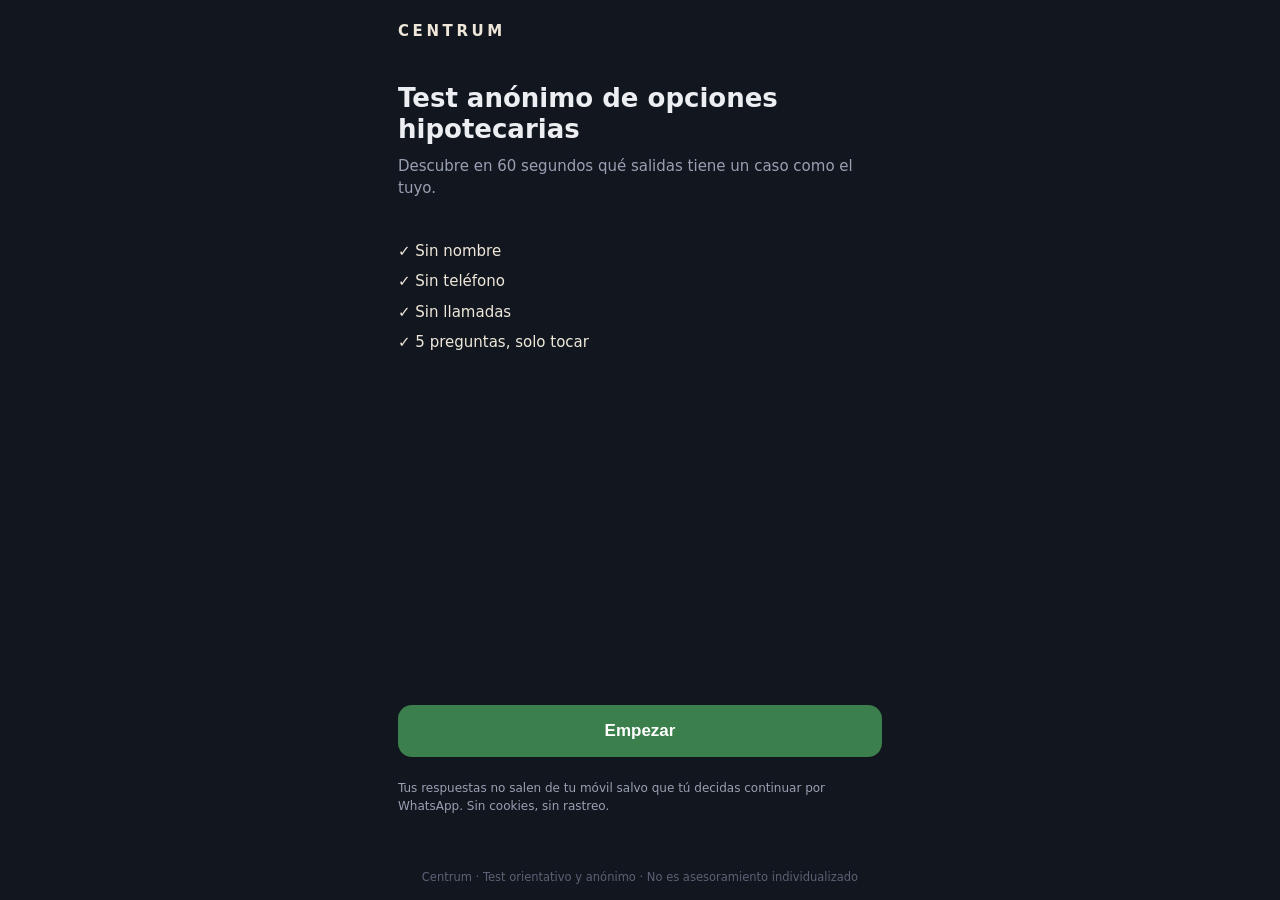
<file: analisis/index.html>
<!doctype html><html lang="es"><head><meta charset="utf-8">
<meta name="viewport" content="width=device-width,initial-scale=1"><meta name="robots" content="noindex">
<title>Test anónimo de opciones hipotecarias · Centrum</title><meta name="description" content="Cuatro preguntas, 60 segundos, sin dejar tu nombre ni tu teléfono. Descubre qué salidas tiene tu hipoteca. Anónimo, sin llamada."/><meta property="og:title" content="Test anónimo · Centrum de la Vivienda"/><meta property="og:description" content="En 60 segundos y sin dejar datos, descubre las salidas de tu hipoteca."/><style>
:root{--navy:#18316C;--verde:#3B7F4C;--crema:#EFE8DA;--bg:#12161f;--card:#1c2330;--tx:#eceef2;--mut:#98a0b3;--ok:#7fc98f;--warn:#e8c268;--no:#8b93a7}
*{box-sizing:border-box;margin:0;-webkit-tap-highlight-color:transparent}
body{background:var(--bg);color:var(--tx);font:17px/1.5 system-ui,Segoe UI,Roboto,sans-serif;min-height:100vh;display:flex;flex-direction:column}
.wrap{max-width:520px;margin:0 auto;padding:20px 18px 40px;width:100%;flex:1;display:flex;flex-direction:column}
.brand{font-weight:700;letter-spacing:.24em;color:var(--crema);font-size:15px;margin-bottom:6px}
.step{color:var(--mut);font-size:13px;margin-bottom:18px;min-height:16px}
h1{font-size:26px;line-height:1.2;margin-bottom:10px}
h2{font-size:22px;line-height:1.25;margin-bottom:6px}
.sub{color:var(--mut);font-size:15px;margin-bottom:22px}
.norm{color:var(--mut);font-size:13.5px;margin-bottom:14px;font-style:italic}
.opts{display:flex;flex-direction:column;gap:10px;margin-top:auto;margin-bottom:8px}
.opt{background:var(--card);border:1px solid #2a3446;border-radius:14px;padding:16px 16px;font-size:16.5px;cursor:pointer;text-align:left;color:var(--tx);width:100%}
.opt:active,.opt.sel{border-color:var(--verde);background:#213127}
.btn{background:var(--verde);color:#fff;border:0;border-radius:14px;padding:16px;font-size:17px;font-weight:600;cursor:pointer;width:100%}
.btn2{background:transparent;color:var(--mut);border:1px solid #2a3446;border-radius:14px;padding:13px;font-size:15px;cursor:pointer;width:100%}
.back{background:none;border:0;color:var(--mut);font-size:14px;cursor:pointer;padding:8px 0;text-align:left;min-height:36px}
.hide{display:none}
.feat{display:flex;flex-direction:column;gap:8px;margin:18px 0 26px}
.feat div{color:var(--crema);font-size:15px}
.check{color:var(--mut);font-size:15px;margin:8px 0}
.mapa{display:flex;flex-direction:column;gap:9px;margin:14px 0}
.via{background:var(--card);border-radius:12px;padding:12px 14px}
.via b{font-size:15.5px}.via p{color:var(--mut);font-size:13.5px;margin-top:3px}
.via.ok{border-left:3px solid var(--ok)}.via.warn{border-left:3px solid var(--warn)}.via.no{border-left:3px solid #39415a;opacity:.75}
.urg{background:#2a2416;border:1px solid #4a3f1e;border-radius:12px;padding:12px 14px;font-size:14px;color:#e8d9a8;margin:6px 0 14px}
.leg{color:var(--mut);font-size:12px;margin-top:14px;line-height:1.5}
.wanote{color:var(--mut);font-size:13.5px;margin:10px 0 16px;text-align:center}
.eco{background:#1a2b3d00;border:1px dashed #2a3446;border-radius:12px;padding:10px 14px;color:var(--mut);font-size:14px;margin-bottom:12px}
footer{color:#5a6275;font-size:11.5px;text-align:center;padding:14px}
</style></head><body><div class="wrap" id="app"></div>
<footer>Centrum · Test orientativo y anónimo · No es asesoramiento individualizado</footer>
<script>
var WA="34669959755";
var S={p:0,r:{}};
var PREGS=[
 {k:"vivienda",t:"¿La hipoteca es de tu vivienda habitual?",n:"",o:[["habitual","Sí, es donde vivo"],["no","No, es otra vivienda"],["familiar","Es de un familiar (yo avalo)"]]},
 {k:"pagos",t:"¿Cómo están los pagos ahora mismo?",n:"La mayoría de quienes hacen este test lleva entre 2 y 8 cuotas sin pagar.",o:[["al_dia","Al día, pero me cuesta"],["c12","1–2 cuotas sin pagar"],["c36","3–6 cuotas"],["c6m","Más de 6 cuotas"]]},
 {k:"recibido",t:"¿Qué has recibido del banco o del juzgado?",n:"",o:[["nada","Nada todavía"],["cartas","Cartas de reclamación"],["demanda","Una demanda"],["subasta","Fecha de subasta"],["nose","No estoy seguro"]]},
 {k:"aval",t:"¿Hay avalistas en la hipoteca?",n:"",o:[["familiar","Sí, un familiar me avala"],["yo","Yo avalo a otra persona"],["no","No"],["nose","No lo sé"]]},
 {k:"ingresos",t:"¿Tu situación de ingresos hoy?",n:"",o:[["estable","Trabajo estable"],["temporal","Trabajo temporal o irregular"],["paro","Paro o subsidio"],["pension","Pensión"],["sin","Sin ingresos ahora"]]}
];
function el(h){document.getElementById("app").innerHTML=h;window.scrollTo(0,0);}
function esc(s){return String(s).replace(/</g,"&lt;");}
function portada(){
 el('<div class="brand">CENTRUM</div><div class="step"></div>'+
 '<h1>Test anónimo de opciones hipotecarias</h1>'+
 '<p class="sub">Descubre en 60 segundos qué salidas tiene un caso como el tuyo.</p>'+
 '<div class="feat"><div>✓ Sin nombre</div><div>✓ Sin teléfono</div><div>✓ Sin llamadas</div><div>✓ 5 preguntas, solo tocar</div></div>'+
 '<div class="opts"><button class="btn" onclick="q(0)">Empezar</button></div>'+
 '<p class="leg">Tus respuestas no salen de tu móvil salvo que tú decidas continuar por WhatsApp. Sin cookies, sin rastreo.</p>');
}
function q(i){
 S.p=i;var P=PREGS[i];var h='<div class="brand">CENTRUM</div><div class="step">'+(i+1)+' de 5</div>';
 h+='<h2>'+P.t+'</h2>';if(P.n)h+='<p class="norm">'+P.n+'</p>';
 h+='<div class="opts">';
 for(var j=0;j<P.o.length;j++){h+='<button class="opt" onclick="pick('+i+','+j+',this)">'+P.o[j][1]+'</button>';}
 h+='</div><button class="back" onclick="'+(i===0?'portada()':'q('+(i-1)+')')+'">← Atrás</button>';
 el(h);
}
function pick(i,j,btn){
 btn.className="opt sel";S.r[PREGS[i].k]=PREGS[i].o[j][0];
 setTimeout(function(){ if(i<4) q(i+1); else inter(); },280);
}
function inter(){
 el('<div class="brand">CENTRUM</div><div class="step"></div><h2>Preparando tu mapa…</h2>'+
 '<div id="chk"></div>');
 var lines=["Comprobando requisitos del Código de Buenas Prácticas…","Midiendo el margen procesal con lo que has contado…","Cruzando tu situación con las siete salidas…"];
 var d=document.getElementById("chk"),k=0;
 var t=setInterval(function(){ if(k<lines.length){d.innerHTML+='<p class="check">· '+lines[k]+'</p>';k++;} else {clearInterval(t);setTimeout(mapa,500);} },800);
}
function motor(r){
 var v=[];
 function via(cls,nom,por){v.push({c:cls,n:nom,p:por});}
 var sinIng=(r.ingresos==="sin");
 var tarde=(r.recibido==="subasta");
 var hab=(r.vivienda==="habitual");
 // 1 Reestructurar / novación
 if(r.pagos==="al_dia") via("ok","Reestructurar con el banco","Al día y a tiempo: la mejor posición para renegociar cuota o plazo.");
 else if(!sinIng&&!tarde) via("ok","Reestructurar con el banco","Con ingresos, se puede pedir carencia o alargar plazo. Probable.");
 else via("warn","Reestructurar con el banco","Posible, pero depende de poder sostener una cuota ajustada.");
 // 2 CBP
 if(!hab) via("no","Código de Buenas Prácticas","Descartado en tu caso: el CBP protege la vivienda habitual, y dijiste que no lo es.");
 else if(r.ingresos==="estable") via("warn","Código de Buenas Prácticas","Depende del umbral de ingresos: hay que mirarlo con tus números.");
 else via("ok","Código de Buenas Prácticas","Con tu situación de ingresos es muy posible que entres en el umbral. Más del 80% de solicitudes se caen por el expediente, no por el caso.");
 // 3 Reunificación
 via("warn","Reunificar deudas","Solo tiene sentido si además de la hipoteca arrastras tarjetas o préstamos. ¿Es tu caso? Se mira en un minuto.");
 // 4 Dación negociada
 if(tarde) via("warn","Negociar la entrega (dación)","Todavía posible antes del cierre, con plazos encima. Se negocia mejor con margen.");
 else via("warn","Negociar la entrega (dación)","Posible si un día la cuota no da más de sí: entregar cancelando la deuda. No es la primera opción con tu margen.");
 // 5 Venta ordenada
 if(tarde) via("warn","Venta ordenada","Aún se llega, pero cada semana cuenta: vender bien lleva tiempo.");
 else via("ok","Venta ordenada","Siempre posible como elección: vender a precio de mercado y cerrar capítulo con la deuda saldada.");
 // 6 Rehabilitación 693.3
 if(tarde) via("ok","Rehabilitar antes de la subasta","Hasta el cierre de la subasta la ley permite ponerse al día pagando solo las cuotas vencidas. Sin permiso del banco.");
 else if(r.recibido==="demanda") via("warn","Rehabilitar antes de la subasta","Entra en juego si llega a señalarse subasta. Aún no es tu escenario.");
 else via("no","Rehabilitar antes de la subasta","No aplica: no hay subasta.");
 // 7 Concurso
 if(r.pagos==="c6m") via("warn","Concurso (Segunda Oportunidad)","El concurso no borra la hipoteca — pero si arrastras mucha más deuda aparte, lo miramos con un despacho. Y te lo diríamos.");
 else via("no","Concurso (Segunda Oportunidad)","De entrada no: tu problema es la cuota de la casa, y el concurso no la borra. Si tuvieras mucha deuda aparte, lo miraríamos con un despacho.");
 return v;
}
function ecoTxt(r){
 var m={habitual:"vivienda habitual",no:"segunda vivienda",familiar:"avalas a un familiar"};
 var p={al_dia:"pagos al día",c12:"1–2 cuotas sin pagar",c36:"3–6 cuotas sin pagar",c6m:"más de 6 cuotas"};
 var rc={nada:"sin cartas aún",cartas:"cartas recibidas",demanda:"con demanda",subasta:"con fecha de subasta",nose:"sin demanda confirmada"};
 return m[r.vivienda]+" · "+p[r.pagos]+" · "+rc[r.recibido];
}
function urgTxt(r){
 if(r.recibido==="subasta") return "⏰ La rehabilitación se puede pedir hasta el cierre de la subasta. Cada semana cuenta.";
 if(r.recibido==="demanda") return "⏰ Con demanda los plazos procesales corren. Hay vías, pero conviene moverse ya.";
 return "⏰ El Código de Buenas Prácticas se puede pedir hasta el anuncio de subasta — pero cada mes que pasa se cierran opciones, no se abren.";
}
function margen(r){
 if(r.recibido==="subasta") return "Hay una vía específica incluso con fecha puesta.";
 if(r.recibido==="demanda") return "Con demanda todavía hay margen procesal.";
 return "Sin demanda, estás a tiempo de todo: por ley el banco no puede iniciar la ejecución hasta acumular 12 mensualidades.";
}
function mapa(){
 var vias=motor(S.r);var h='<div class="brand">CENTRUM</div><div class="step">Tu mapa</div>';
 h+='<div class="eco">'+ecoTxt(S.r)+'</div>';
 h+='<h2>'+margen(S.r)+'</h2><div class="mapa">';
 for(var i=0;i<vias.length;i++){var x=vias[i];var ic=x.c==="ok"?"✅":(x.c==="warn"?"⚠️":"✖");
  h+='<div class="via '+x.c+'"><b>'+ic+' '+x.n+'</b><p>'+x.p+'</p></div>';}
 h+='</div><div class="urg">'+urgTxt(S.r)+'</div>';
 if(WA){h+='<div class="opts"><button class="btn" onclick="irWA()">Revisar las vías en verde por WhatsApp</button></div>'+
  '<p class="wanote">Te responde una persona, no un bot de ventas. Horario 9–20h. Nadie te va a llamar por teléfono.</p>';}
 h+='<div class="opts"><button class="btn2" onclick="descargar()">Descargar mi mapa (imagen)</button></div>';
 h+='<p class="leg">Orientación general con lo que nos has contado, no un análisis individualizado. Tus respuestas siguen en tu móvil: solo se envían (de forma anónima, con un código de caso) si continúas por WhatsApp.</p>';
 el(h);
}
function irWA(){
 var btnTxt="Hola, vengo del test. ¿Cuál es el siguiente paso?";
 var fu="";try{fu=(new URLSearchParams(location.search).get("f"))||(new URLSearchParams(location.search).get("utm_content"))||"";}catch(e){}
 fetch("https://centrum-crm.lukimporta.es/api/quiz",{method:"POST",headers:{"Content-Type":"application/json"},body:JSON.stringify({r:S.r,f:fu})})
 .then(function(x){return x.json();}).then(function(j){
   var txt=j&&j.codigo?("Hola, vengo del test. Mi código es "+j.codigo+". ¿Cuál es el siguiente paso?"):btnTxt;
   location.href="https://wa.me/"+WA+"?text="+encodeURIComponent(txt);
 }).catch(function(){location.href="https://wa.me/"+WA+"?text="+encodeURIComponent(btnTxt);});
}
function descargar(){
 var vias=motor(S.r);var c=document.createElement("canvas");c.width=1080;c.height=1500;var g=c.getContext("2d");
 g.fillStyle="#12161f";g.fillRect(0,0,1080,1500);
 g.fillStyle="#EFE8DA";g.font="700 42px system-ui";g.fillText("CENTRUM · Tu mapa de salidas",60,90);
 g.fillStyle="#98a0b3";g.font="28px system-ui";g.fillText(ecoTxt(S.r),60,140);
 var y=210;g.font="600 30px system-ui";
 for(var i=0;i<vias.length;i++){var x=vias[i];
  g.fillStyle=x.c==="ok"?"#7fc98f":(x.c==="warn"?"#e8c268":"#8b93a7");
  g.fillText((x.c==="ok"?"✔ ":(x.c==="warn"?"△ ":"✖ "))+x.n,60,y);y+=42;
  g.fillStyle="#c6ccd8";g.font="24px system-ui";
  var words=x.p.split(" "),line="";
  for(var w=0;w<words.length;w++){if((line+words[w]).length>62){g.fillText(line,90,y);y+=32;line="";}line+=words[w]+" ";}
  g.fillText(line,90,y);y+=52;g.font="600 30px system-ui";}
 g.fillStyle="#e8d9a8";g.font="26px system-ui";
 g.fillText(urgTxt(S.r).replace("⏰ ",""),60,y+10);
 g.fillStyle="#5a6275";g.font="22px system-ui";g.fillText("Test anónimo · orientación general · centrum",60,1450);
 var a=document.createElement("a");a.download="mi-mapa-centrum.png";a.href=c.toDataURL("image/png");a.click();
}
portada();
</script></body></html>
</file>
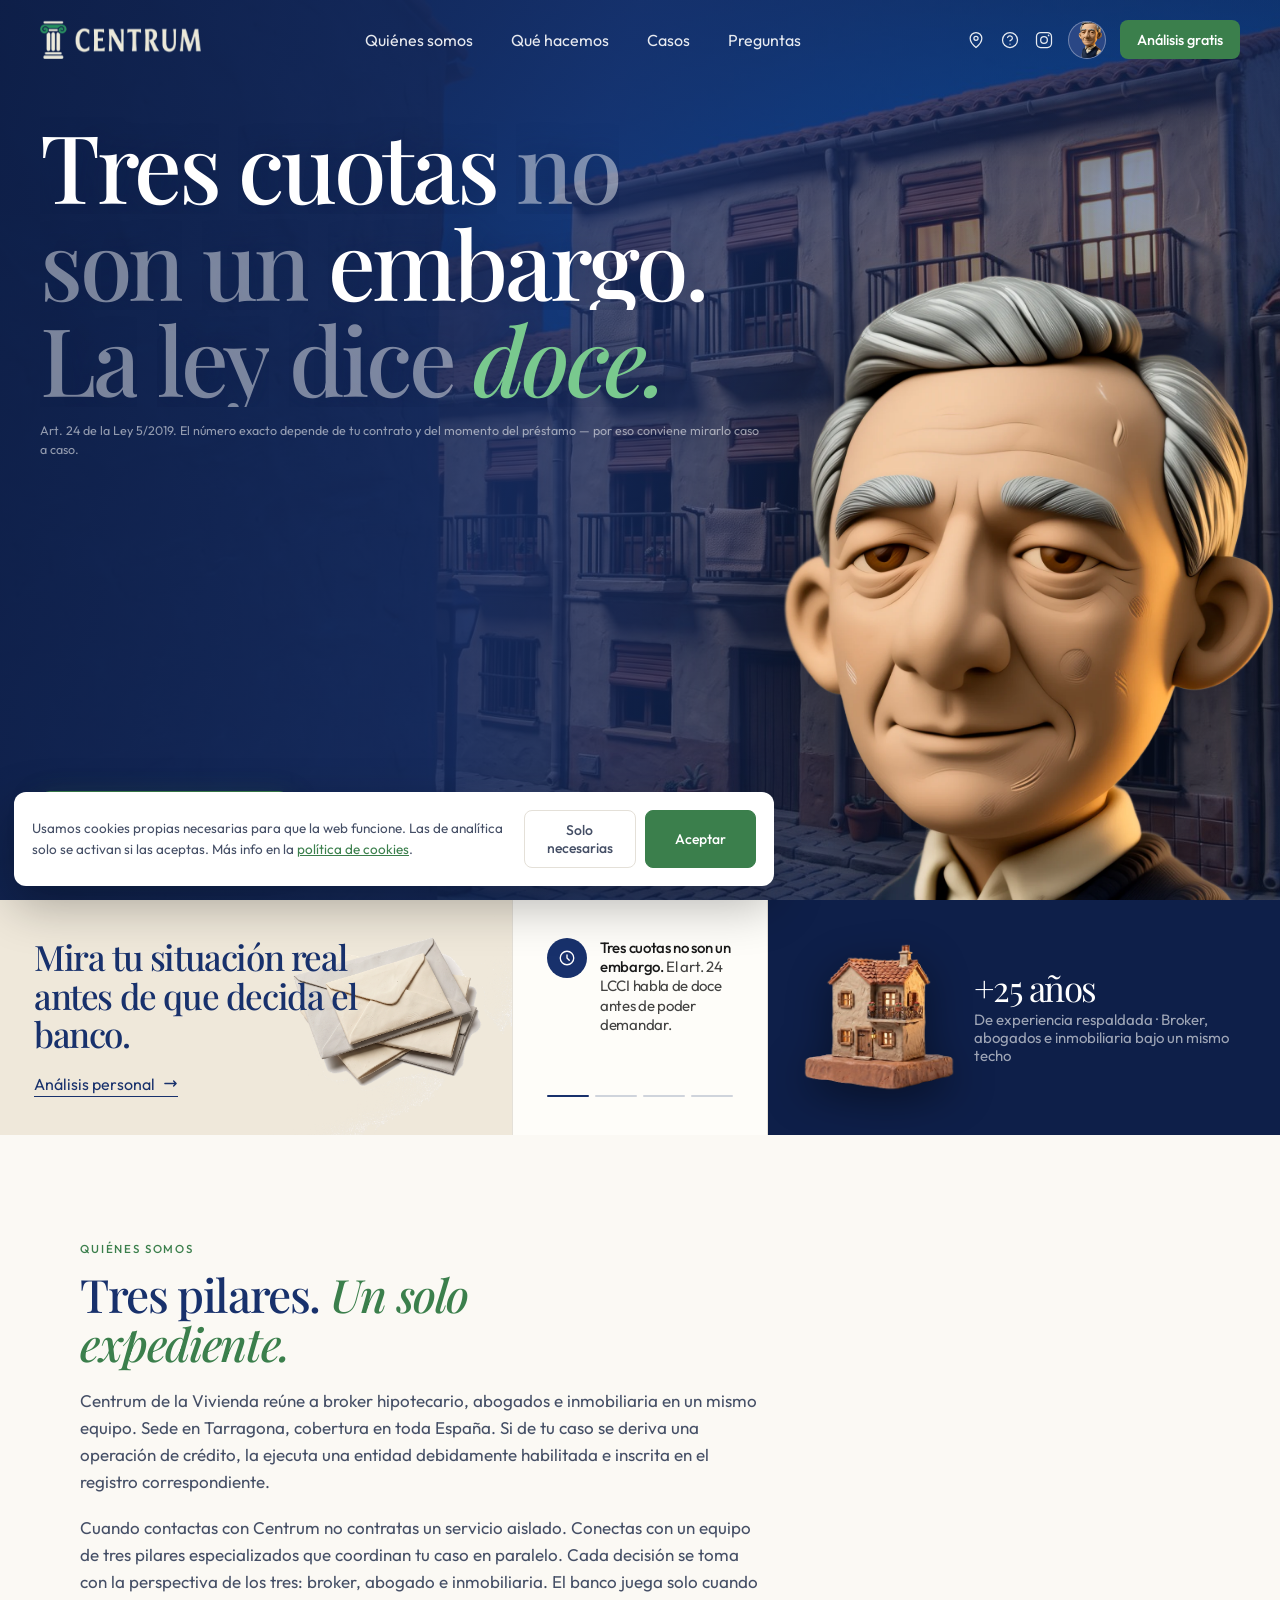
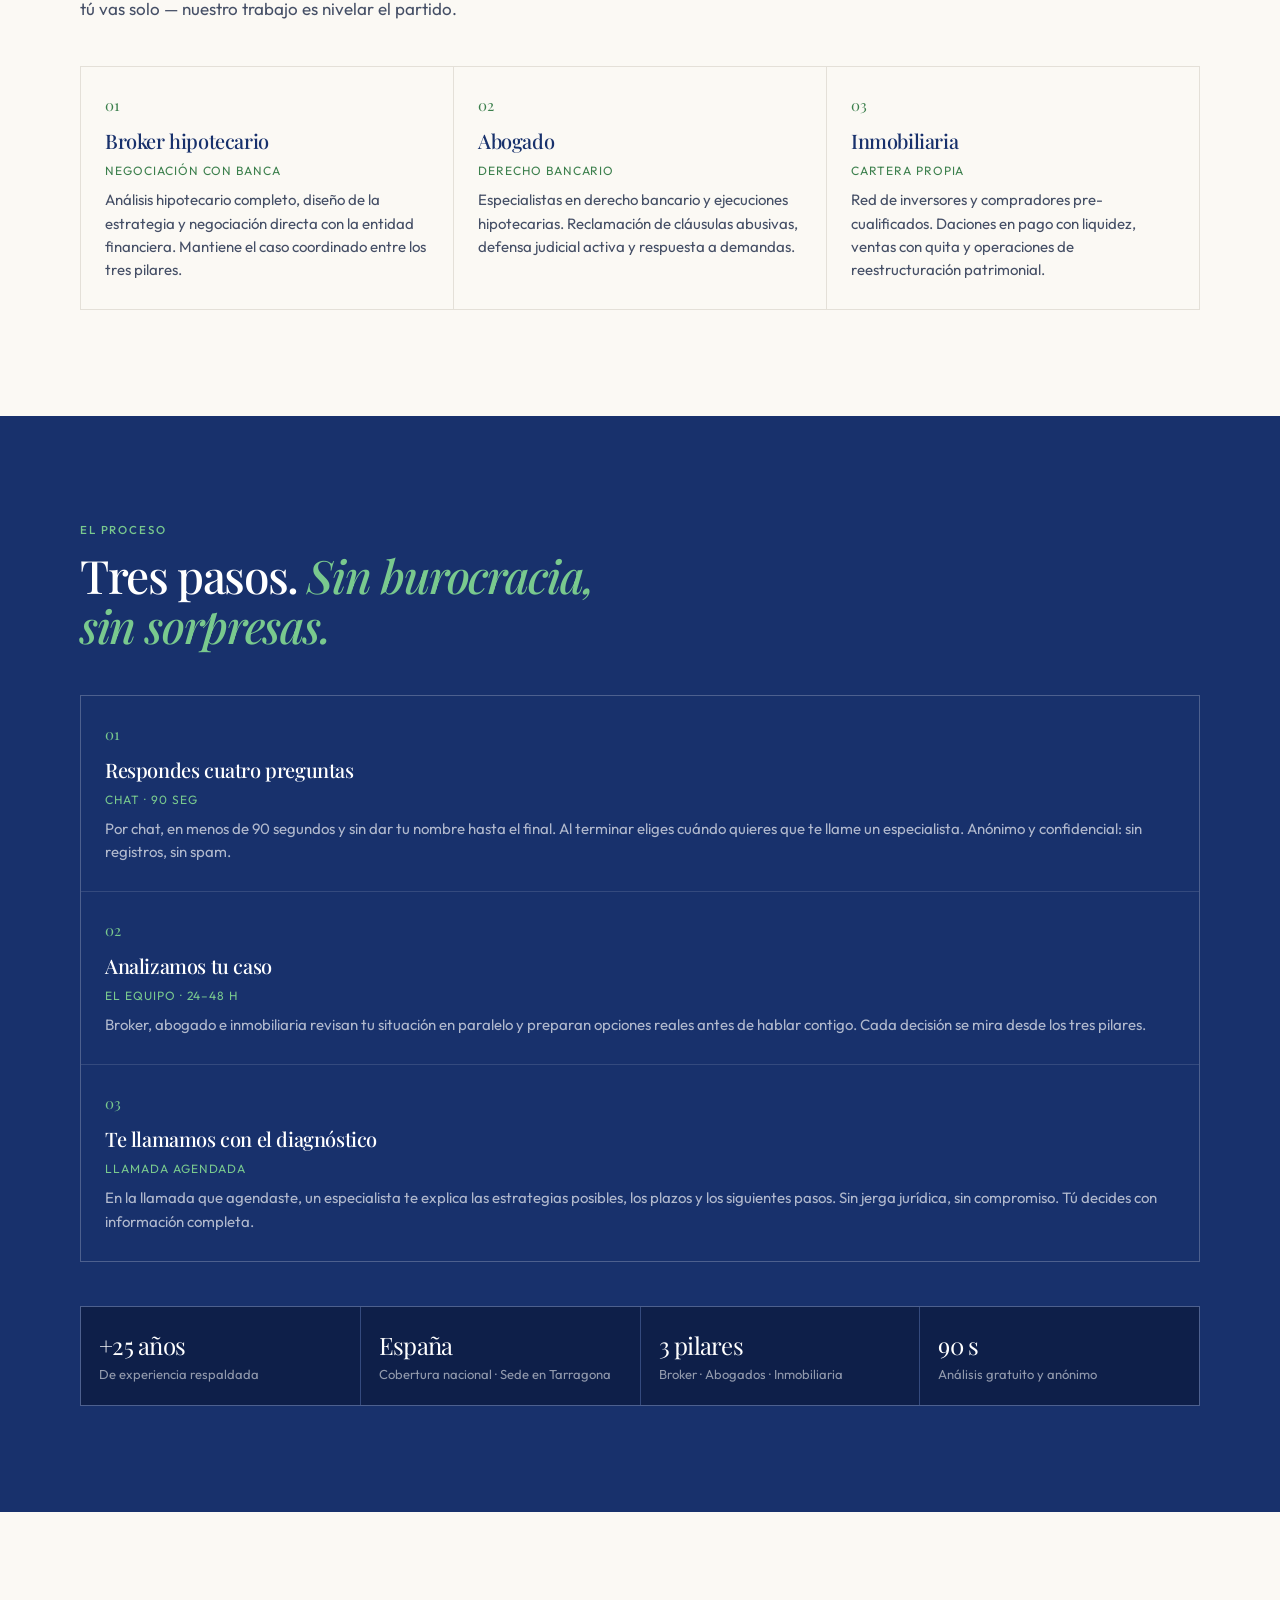
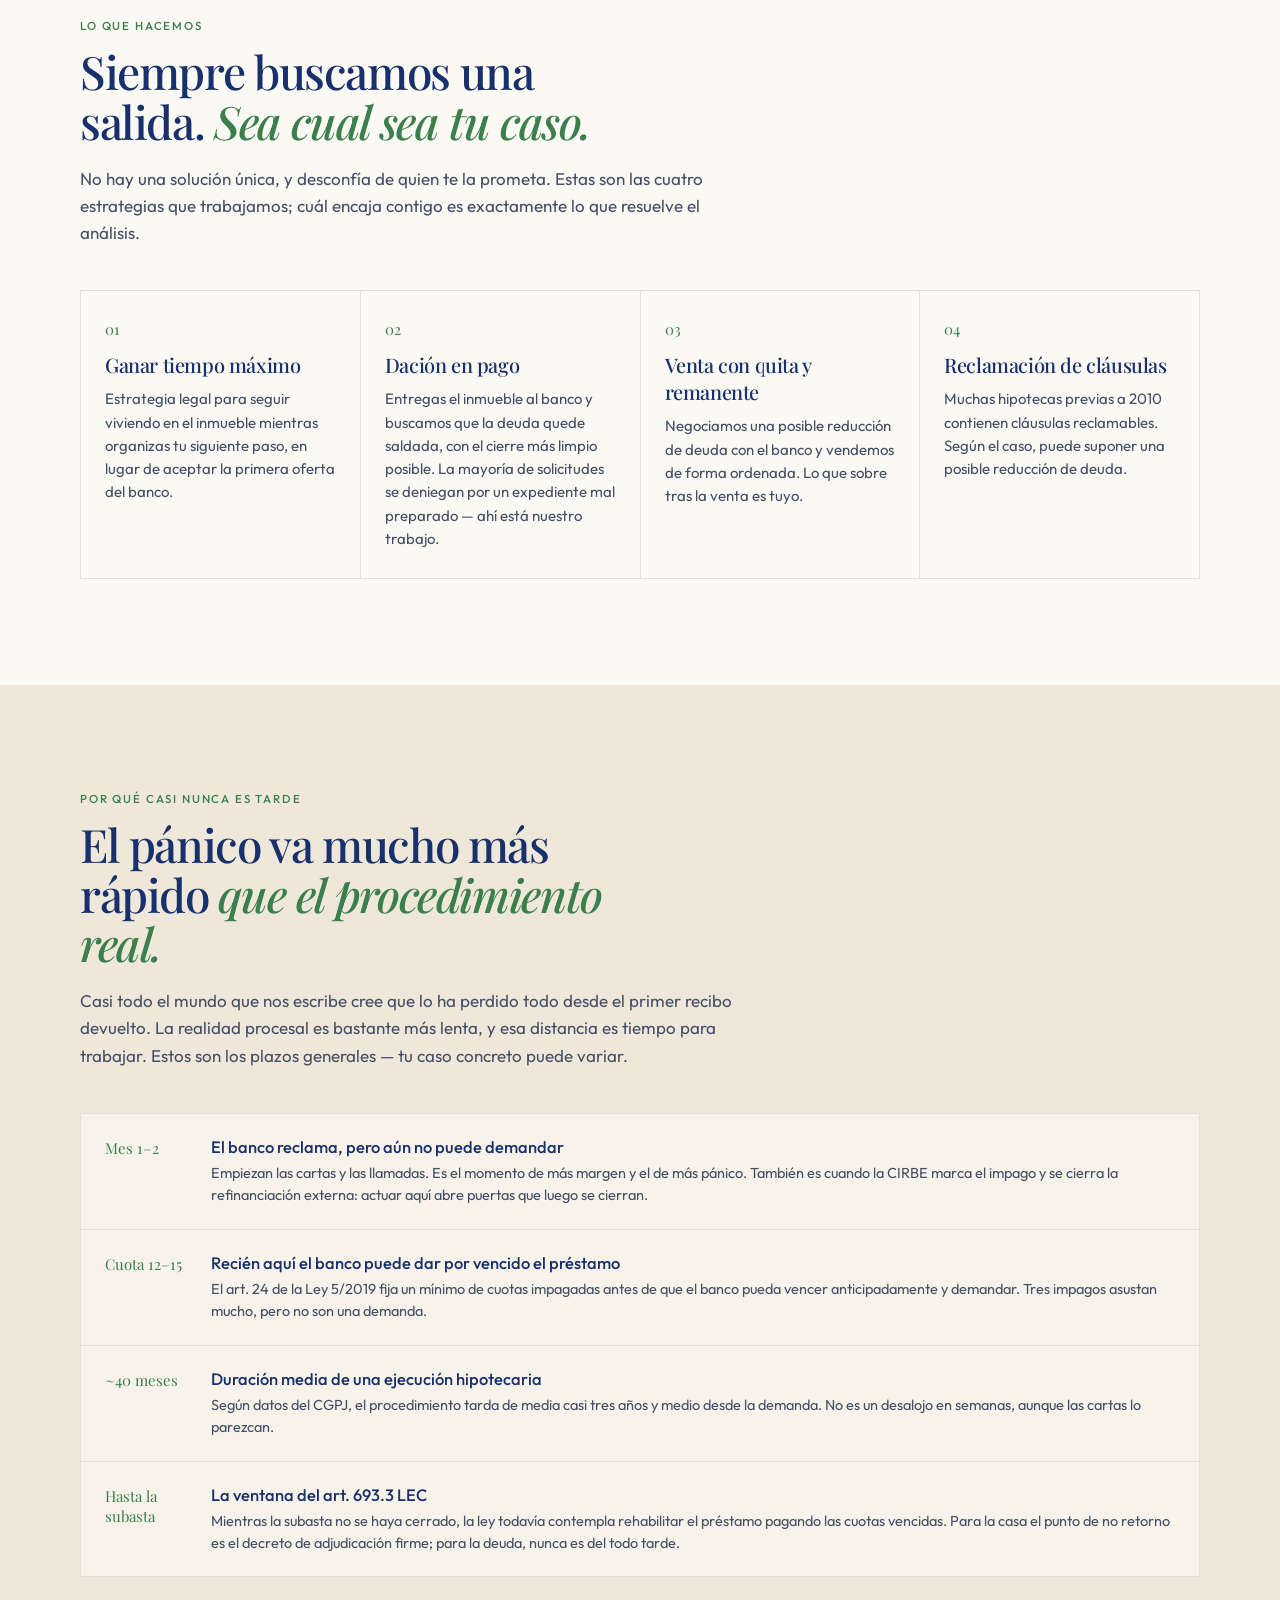
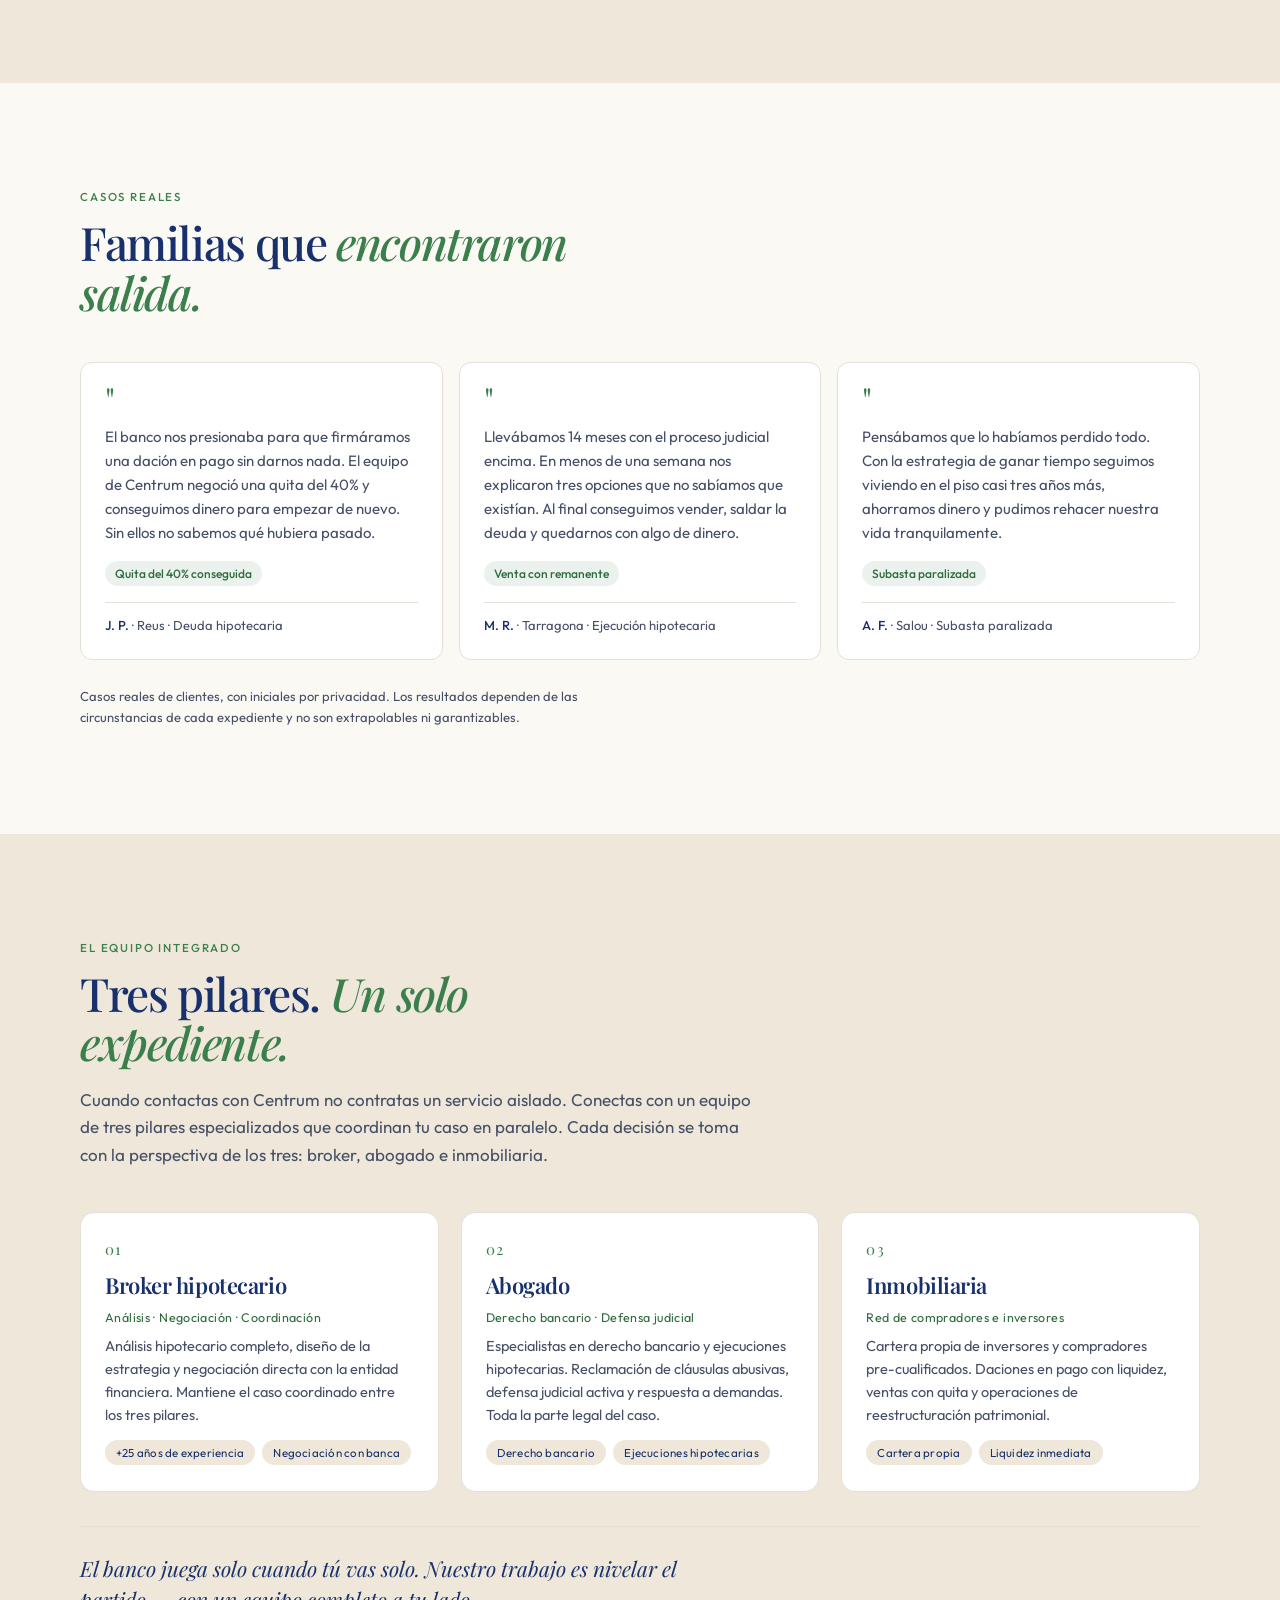
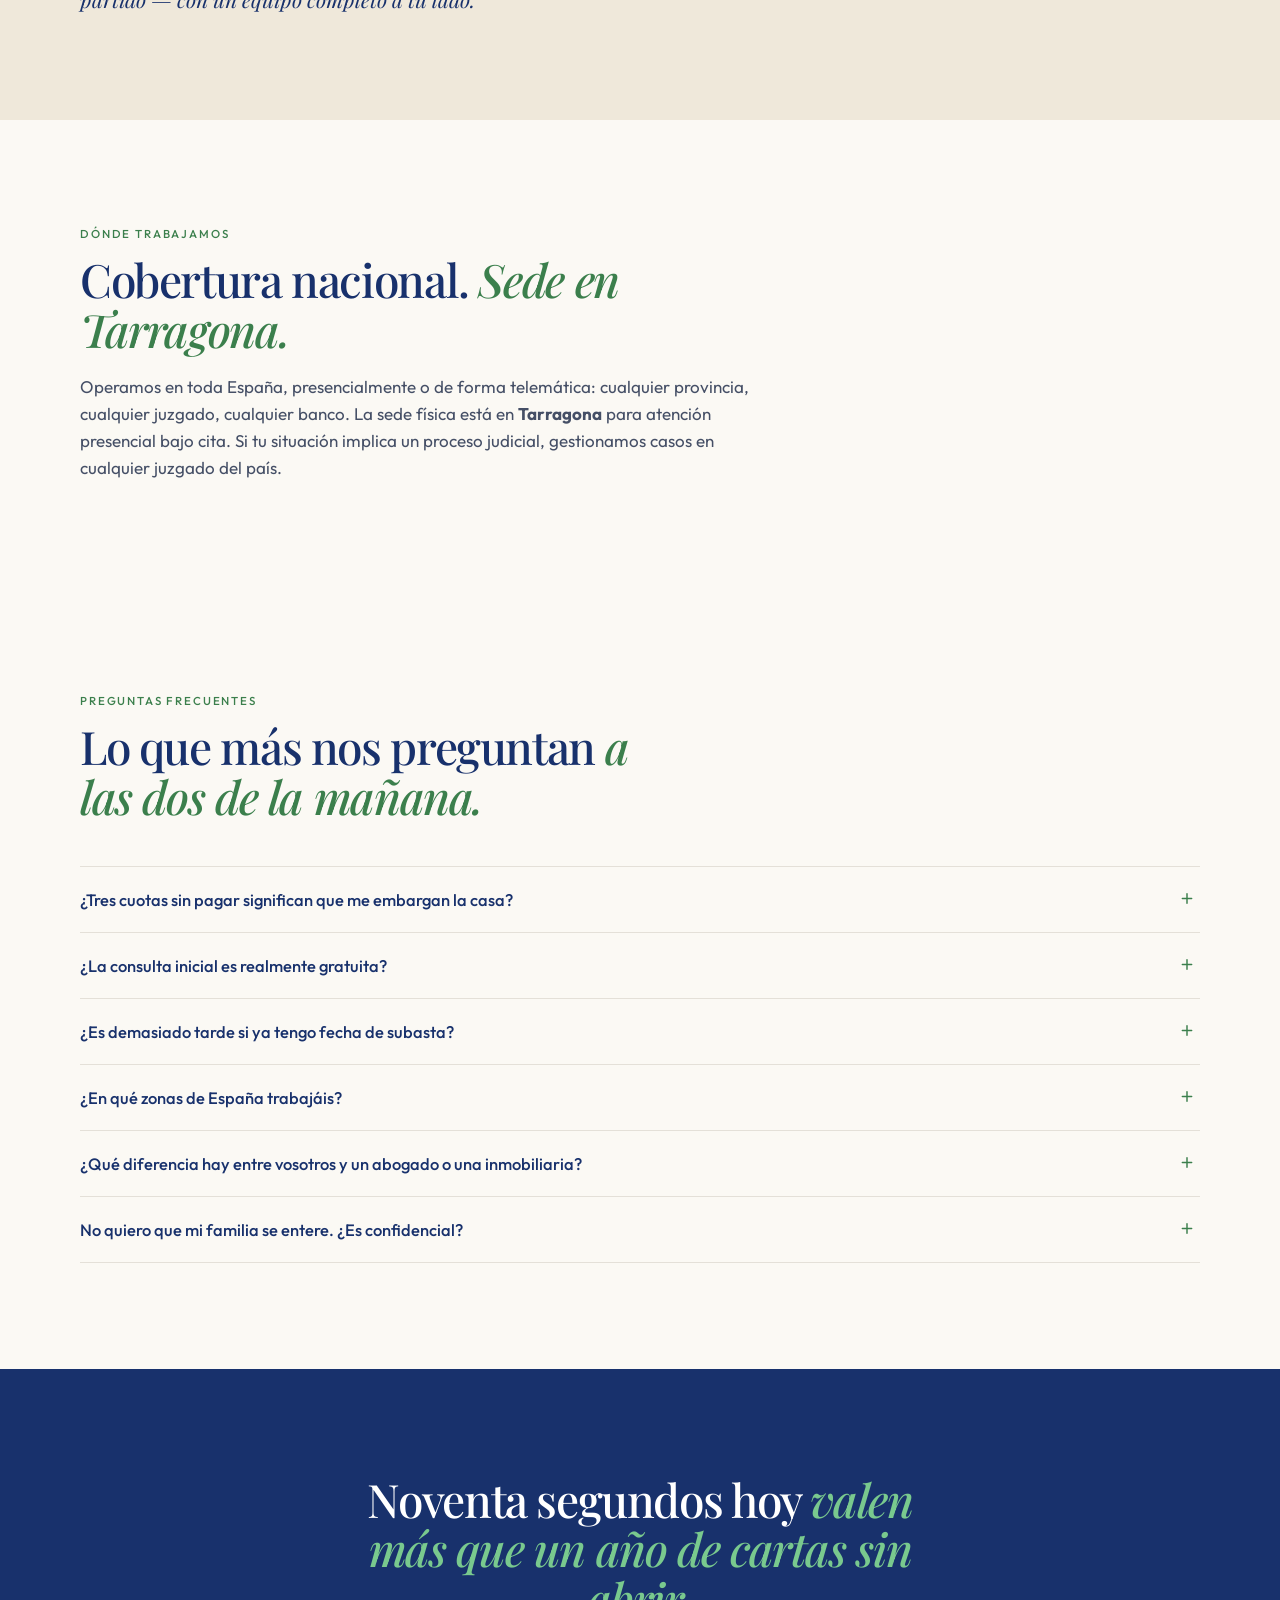
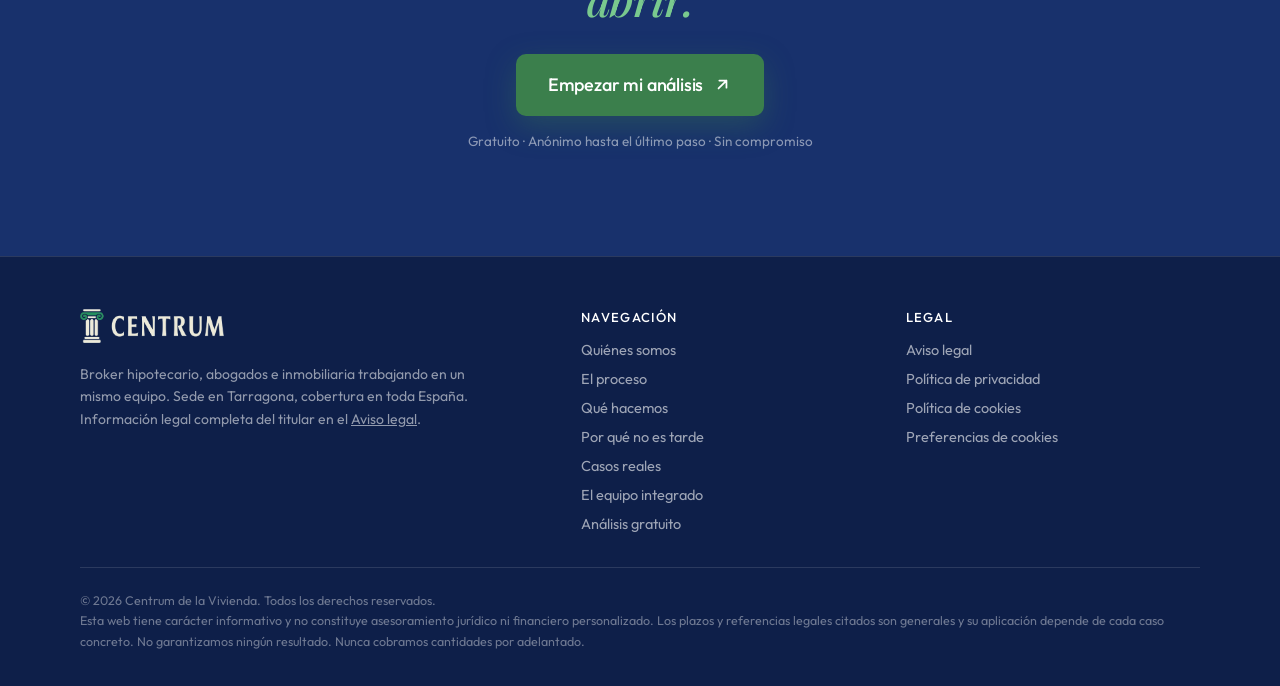
<file: v2/index.html>
<!DOCTYPE html>
<html lang="es">
<head>
  <meta charset="UTF-8" />
  <meta name="viewport" content="width=device-width, initial-scale=1.0" />
  <title>Centrum de la Vivienda — Broker, abogados e inmobiliaria | España</title>
  <meta name="description" content="Tres cuotas atrasadas no son un embargo: la ley habla de doce. Broker hipotecario, abogados e inmobiliaria en un solo equipo. Análisis gratuito y anónimo en 90 segundos. Cobertura nacional, sede en Tarragona." />
  <link rel="canonical" href="https://centrumdelavivienda.com/" />
  <link rel="icon" type="image/png" href="../assets/centrum-mark.png" />
  <meta name="theme-color" content="#18316C" />
  <meta name="robots" content="index,follow,max-image-preview:large" />
  <meta name="format-detection" content="telephone=no" />
  <link rel="apple-touch-icon" href="../assets/centrum-mark.png" />
  <link rel="preload" as="image" href="../assets/hero-bg.jpg" fetchpriority="high" />

  <meta property="og:site_name" content="Centrum de la Vivienda" />
  <meta property="og:title" content="Centrum de la Vivienda — Tu Vivienda, Nuestra Misión" />
  <meta property="og:description" content="Si el banco te presiona o ya tienes papeles del juzgado, hay opciones. Análisis gratuito y anónimo en 90 segundos." />
  <meta property="og:type" content="website" />
  <meta property="og:url" content="https://centrumdelavivienda.com/" />
  <meta property="og:locale" content="es_ES" />
  <meta property="og:image" content="https://centrumdelavivienda.com/assets/centrum-logo.png" />
  <meta name="twitter:card" content="summary_large_image" />
  <meta name="twitter:title" content="Centrum de la Vivienda — Broker, abogados e inmobiliaria" />
  <meta name="twitter:description" content="Si el banco te presiona o ya tienes demanda, hay opciones. Análisis gratuito." />
  <meta name="twitter:image" content="https://centrumdelavivienda.com/assets/centrum-logo.png" />

  <script type="application/ld+json">
  {
    "@context": "https://schema.org",
    "@type": "LegalService",
    "name": "Centrum de la Vivienda",
    "url": "https://centrumdelavivienda.com/",
    "image": "https://centrumdelavivienda.com/assets/centrum-logo.png",
    "description": "Broker hipotecario, abogados e inmobiliaria trabajando juntos para ayudar a familias con deuda hipotecaria o riesgo de ejecución en España.",
    "priceRange": "Consulta inicial gratuita",
    "areaServed": "ES",
    "address": { "@type": "PostalAddress", "addressLocality": "Tarragona", "addressCountry": "ES" },
    "knowsAbout": ["ejecución hipotecaria", "dación en pago", "cláusulas abusivas", "reunificación de deuda", "subasta inmobiliaria"]
  }
  </script>
  <script type="application/ld+json">
  {
    "@context": "https://schema.org",
    "@type": "FAQPage",
    "mainEntity": [
      { "@type": "Question", "name": "¿Tres cuotas sin pagar significan que me embargan la casa?", "acceptedAnswer": { "@type": "Answer", "text": "No de forma automática. El artículo 24 de la Ley 5/2019 exige un número de cuotas impagadas muy superior antes de que el banco pueda dar por vencido el préstamo y demandar. El plazo exacto depende de tu contrato y del momento del préstamo, pero casi siempre hay más margen del que la gente cree." } },
      { "@type": "Question", "name": "¿La consulta inicial es realmente gratuita?", "acceptedAnswer": { "@type": "Answer", "text": "Sí, completamente. La primera consulta no tiene ningún coste. Analizamos tu caso y te explicamos las opciones disponibles. Solo si decides trabajar con nosotros se habla de honorarios, y siempre antes de firmar nada." } },
      { "@type": "Question", "name": "¿Es demasiado tarde si ya tengo fecha de subasta?", "acceptedAnswer": { "@type": "Answer", "text": "Depende de la fecha exacta. Con subasta inminente las opciones se reducen, pero rara vez es demasiado tarde para actuar. Lo más importante es llamar hoy: cada día que pasa cierra puertas." } },
      { "@type": "Question", "name": "¿En qué zonas de España trabajáis?", "acceptedAnswer": { "@type": "Answer", "text": "Operamos en todo el territorio nacional. La sede física está en Tarragona para atención presencial, y atendemos consultas en toda España de forma telemática. Si tu situación implica un proceso judicial, gestionamos casos en cualquier juzgado del país." } },
      { "@type": "Question", "name": "¿Qué diferencia hay entre vosotros y un abogado o una inmobiliaria?", "acceptedAnswer": { "@type": "Answer", "text": "Un abogado solo ve la parte legal. Una inmobiliaria solo ve la venta. Un banco solo ve su interés. Nosotros integramos los tres en un solo servicio coordinado: broker hipotecario, abogado y red de compradores trabajando juntos hacia el mejor resultado posible para ti." } }
    ]
  }
  </script>

  <link rel="preconnect" href="https://fonts.googleapis.com" />
  <link rel="preconnect" href="https://fonts.gstatic.com" crossorigin />
  <link href="https://fonts.googleapis.com/css2?family=Playfair+Display:ital,wght@0,500;0,600;0,700;1,500;1,600&family=Outfit:wght@300;400;500;600&display=swap" rel="stylesheet" />

  <style>
    *, *::before, *::after { box-sizing: border-box; margin: 0; padding: 0; }
    html { scroll-behavior: smooth; }

    :root {
      /* Colores EXACTOS de marca, muestreados del logo (columna jónica) */
      --navy:      #18316C;
      --navy-dk:   #0E1F49;
      --navy-lt:   #2A4785;
      --green:     #3B7F4C;
      --green-dk:  #2E6B3D;
      --green-lt:  #79C98E;
      --cream:     #EFE8DA;
      --paper:     #FBF9F4;
      --ink:       #1A1A1A;
      --ink-mid:   #454F66;
      --rule:      #E4E0D8;
      --rule-dk:   rgba(255,255,255,0.12);
      --red:       #B83227;
      --ease:      cubic-bezier(0.16, 1, 0.3, 1);
    }

    body {
      font-family: 'Outfit', system-ui, -apple-system, sans-serif;
      color: var(--ink); background: var(--navy);
      -webkit-font-smoothing: antialiased;
    }

    /* ══════ ANIMACIONES (spec) ══════ */
    @keyframes fadeUp     { from { opacity:0; transform: translateY(30px); } to { opacity:1; transform:none; } }
    @keyframes fadeIn     { from { opacity:0; } to { opacity:1; } }
    @keyframes slideLeft  { from { opacity:0; transform: translateX(-40px); } to { opacity:1; transform:none; } }
    @keyframes slideRight { from { opacity:0; transform: translateX(40px); } to { opacity:1; transform:none; } }
    @keyframes scaleIn    { from { opacity:0; transform: scale(0.9); } to { opacity:1; transform:none; } }
    @keyframes wordReveal { from { opacity:0; transform: translateY(100%); filter: blur(4px); } to { opacity:1; transform:none; filter: blur(0); } }

    .a-fade-up     { animation: fadeUp     .8s var(--ease) both; }
    .a-fade-in     { animation: fadeIn     .7s var(--ease) both; }
    .a-slide-left  { animation: slideLeft  .8s var(--ease) both; }
    .a-slide-right { animation: slideRight .8s var(--ease) both; }
    .a-scale-in    { animation: scaleIn     1s var(--ease) both; }

    .d2{animation-delay:.2s}.d3{animation-delay:.3s}.d4{animation-delay:.4s}.d6{animation-delay:.6s}
    .d7{animation-delay:.7s}.d8{animation-delay:.8s}.d9{animation-delay:.9s}.d10{animation-delay:1s}.d11{animation-delay:1.1s}

    /* Reveal palabra a palabra. El retardo va por palabra (--d) para poder
       recomponer las líneas del titular sin descuadrar la cascada. */
    .wr { display:inline-block; overflow:hidden; vertical-align:bottom; }
    .wr > span { display:inline-block; animation: wordReveal .7s var(--ease) both; animation-delay: var(--d, 0s); }
    .hl-line { display:block; }

    /* Scroll reveal */
    .fade-in { opacity:0; transform: translateY(24px); transition: opacity .7s var(--ease), transform .7s var(--ease); }
    .fade-in.visible { opacity:1; transform:none; }
    .fade-in.dly1{transition-delay:.1s}.fade-in.dly2{transition-delay:.2s}.fade-in.dly3{transition-delay:.3s}

    @media (prefers-reduced-motion: reduce) {
      html { scroll-behavior: auto; }
      *, *::before, *::after { animation: none !important; transition: none !important; }
      .fade-in { opacity:1 !important; transform:none !important; }
      .wr > span { opacity:1 !important; transform:none !important; filter:none !important; }
    }

    /* ══════ HERO ══════ */
    .hero-wrap {
      min-height: 100svh; display:flex; flex-direction:column;
      position:relative; overflow:hidden;
      /* Fallback: si hero-bg.jpg aún no existe, el degradado de marca sostiene el hero */
      background:
        radial-gradient(1100px 620px at 78% 18%, rgba(59,127,76,.20), transparent 62%),
        linear-gradient(165deg, var(--navy) 0%, var(--navy-dk) 100%);
    }
    /* Imagen de fondo a pantalla completa (spec) */
    .hero-bg {
      position:absolute; inset:0; z-index:0;
      background-image: url('../assets/hero-bg.jpg');
      background-size: cover; background-position: center; background-repeat: no-repeat;
    }
    /* Velo de marca: sin esto el titular no tiene contraste sobre la foto */
    .hero-bg::after {
      content:''; position:absolute; inset:0;
      background:
        linear-gradient(105deg, rgba(14,31,73,.94) 0%, rgba(24,49,108,.80) 42%, rgba(24,49,108,.42) 72%, rgba(24,49,108,.30) 100%),
        linear-gradient(to bottom, rgba(14,31,73,.55) 0%, transparent 30%);
    }

    /* ── Navbar ── */
    nav {
      position:relative; z-index:20; display:flex; align-items:center; justify-content:space-between;
      padding: 16px 20px; gap:16px;
    }
    .brand { display:flex; align-items:center; text-decoration:none; flex:none; }
    .brand img { height:30px; width:auto; display:block; }
    .nav-links { display:none; gap:38px; }
    .nav-links a { color:rgba(255,255,255,.9); text-decoration:none; font-size:16px; font-weight:400; transition:color .2s; }
    .nav-links a:hover { color:#fff; }
    .nav-right { display:flex; align-items:center; gap:14px; }
    .nav-ico {
      background:none; border:none; padding:0; color:rgba(255,255,255,.9); cursor:pointer;
      display:none; align-items:center; text-decoration:none; transition: color .2s;
    }
    .nav-ico:hover { color:#fff; }
    .nav-ico-ig { display:flex; }
    .nav-ico-ig:hover { color:#E1306C; }
    .nav-avatar {
      width:32px; height:32px; border-radius:50%; object-fit:cover; display:none;
      border:1.5px solid rgba(255,255,255,.35); background: var(--navy-lt);
    }
    .nav-cta {
      background:var(--green); color:#fff; border:none; border-radius:8px;
      padding:10px 17px; font-family:'Outfit',sans-serif; font-size:14.5px; font-weight:500;
      text-decoration:none; cursor:pointer; transition: background .2s, transform .2s; white-space:nowrap;
    }
    .nav-cta:hover { background:var(--green-dk); transform: translateY(-1px); }
    .burger { background:none; border:none; color:#fff; cursor:pointer; padding:4px; display:flex; }
    /* ── Menú móvil pro ── */
    .mobile-menu {
      position:fixed; inset:0; z-index:30; display:none; flex-direction:column;
      padding: 22px 26px 32px;
      background: linear-gradient(165deg, rgba(14,31,73,.97) 0%, rgba(8,18,45,.99) 100%);
      backdrop-filter: blur(24px) saturate(140%);
      -webkit-backdrop-filter: blur(24px) saturate(140%);
      overflow-y: auto;
    }
    .mobile-menu.open { display:flex; animation: fadeIn .28s var(--ease) both; }
    .mobile-menu-top {
      display:flex; align-items:center; justify-content:space-between; margin-bottom: 40px;
    }
    .mobile-menu-top img { height:34px; width:auto; }
    .mobile-close {
      background:rgba(255,255,255,.06); border:1px solid rgba(255,255,255,.14);
      color:#fff; cursor:pointer; width:42px; height:42px; border-radius:50%;
      display:flex; align-items:center; justify-content:center; transition: background .2s;
    }
    .mobile-close:hover { background:rgba(255,255,255,.12); }
    .mm-label {
      font-size:11px; font-weight:500; letter-spacing:.18em; text-transform:uppercase;
      color: var(--green-lt); margin-bottom:14px;
    }
    .mm-links { display:flex; flex-direction:column; margin-bottom: 32px; }
    .mm-link {
      display:flex; align-items:center; justify-content:space-between;
      color:#fff; text-decoration:none; font-family:'Playfair Display',serif; font-weight:500;
      font-size:26px; letter-spacing:-0.02em; padding: 18px 0;
      border-bottom: 1px solid rgba(255,255,255,.08);
      transition: color .2s, padding .25s var(--ease);
    }
    .mm-link:hover, .mm-link:focus { color: var(--green-lt); padding-left: 6px; }
    .mm-link .mm-arrow { opacity:.4; font-size:22px; transition: opacity .2s, transform .25s var(--ease); }
    .mm-link:hover .mm-arrow { opacity:1; transform: translateX(4px); }
    .mm-cta {
      display:flex; align-items:center; justify-content:center; gap:10px;
      background: var(--green); color:#fff; text-decoration:none;
      border-radius:12px; padding: 18px 22px; margin-bottom: 28px;
      font-family:'Outfit',sans-serif; font-size:17px; font-weight:500; letter-spacing:-0.01em;
      box-shadow: 0 14px 34px rgba(59,127,76,.4);
      transition: background .2s, transform .2s;
    }
    .mm-cta:hover { background: var(--green-dk); transform: translateY(-1px); }
    .mm-social {
      display:flex; align-items:center; gap:14px; padding: 16px 0;
      border-top: 1px solid rgba(255,255,255,.08);
      border-bottom: 1px solid rgba(255,255,255,.08);
      color: rgba(255,255,255,.85); text-decoration:none;
      transition: color .2s;
    }
    .mm-social:hover { color: #E1306C; }
    .mm-social-ico {
      width:44px; height:44px; border-radius:50%;
      background: rgba(255,255,255,.07); border:1px solid rgba(255,255,255,.14);
      display:flex; align-items:center; justify-content:center; flex:none;
    }
    .mm-social-txt { display:flex; flex-direction:column; gap:2px; }
    .mm-social-h { font-family:'Outfit',sans-serif; font-size:15px; font-weight:500; color:#fff; }
    .mm-social-s { font-size:13px; color: rgba(255,255,255,.55); }
    .mm-foot {
      margin-top:auto; padding-top: 26px;
      display:flex; flex-direction:column; gap:10px;
    }
    .mm-foot-item { display:flex; align-items:center; gap:10px; color: rgba(255,255,255,.62); font-size:13.5px; }
    .mm-foot-item svg { flex:none; color: var(--green-lt); }

    /* ── Contenido hero ── */
    .hero-main { flex:1; display:flex; flex-direction:column; justify-content:flex-start; position:relative; z-index:10; padding: 22px 20px 34px; }
    .hero-cta-row { margin-top: auto; }
    .hero-eyebrow {
      display:inline-flex; align-items:center; gap:8px; align-self:flex-start;
      background:rgba(59,127,76,.18); border:1px solid rgba(59,127,76,.45);
      color:#BFE3C8; font-size:12px; font-weight:500; letter-spacing:.07em; text-transform:uppercase;
      padding:7px 13px; border-radius:100px; margin-bottom:20px;
    }
    .dot-live { width:6px; height:6px; border-radius:50%; background:#5FCB7C; }

    h1.hero-h1 {
      font-family:'Playfair Display', serif; font-weight:500; color:#fff;
      letter-spacing:-0.035em; line-height:1.02;
      font-size: clamp(40px, 7.4vw, 118px);
      text-shadow: 0 2px 30px rgba(14,31,73,.5);
    }
    .dim { color: rgba(255,255,255,.45); }
    .h1-green { color: var(--green-lt); font-style:italic; }

    /* Imagen al final del titular (spec TerraElix): anclada al final de "doce."
       en absoluto → ni se descuelga ni flota, sea cual sea el ancho */
    .h1-tail { position: relative; white-space: nowrap; }
    .h1-img {
      display:none;
      position:absolute; left:100%; bottom:0.02em; margin-left:0.24em;
      height: clamp(52px, 6vw, 104px); width:auto;
      filter: drop-shadow(0 14px 26px rgba(0,0,0,.5));
    }

    .hero-note { margin-top:14px; font-size:12.5px; color:rgba(255,255,255,.55); max-width:54ch; line-height:1.5; }

    .hero-cta-row { margin-top: auto; display:flex; flex-direction:column; gap:18px; align-items:flex-start; padding-top: 28px; }
    .btn-primary {
      display:inline-flex; align-items:center; justify-content:center; gap:10px;
      background:var(--green); color:#fff; text-decoration:none; border:none; cursor:pointer;
      border-radius:10px; width:100%; max-width:320px; height:58px;
      font-family:'Outfit',sans-serif; font-size:17px; font-weight:500; letter-spacing:-0.01em;
      transition: background .25s var(--ease), transform .25s var(--ease), box-shadow .25s var(--ease);
      box-shadow: 0 10px 30px rgba(59,127,76,.35);
    }
    .btn-primary:hover { background:var(--green-dk); transform: translateY(-2px); box-shadow:0 16px 40px rgba(59,127,76,.45); }
    .hero-p { color:rgba(255,255,255,.82); max-width:32ch; font-size:15.5px; line-height:1.48; }

    /* ── Retrato del Asesor ── */
    .asesor-desktop {
      position:absolute; z-index:1; display:none; pointer-events:none;
      width: clamp(420px, 46vw, 720px); height:auto;
      bottom:-8%; right: clamp(-120px, -4vw, -30px);
      filter: drop-shadow(0 40px 90px rgba(0,0,0,.55));
    }
    .asesor-mobile {
      position:relative; z-index:5; display:block; width:120%; max-width:540px;
      margin: 4px auto -120px; height:auto;
      filter: drop-shadow(0 24px 55px rgba(0,0,0,.5));
    }

    /* ══════ TIRA DE 3 PANELES ══════ */
    .panels { position:relative; z-index:10; display:grid; grid-template-columns:1fr; }
    .panel { padding: 30px 22px; position:relative; overflow:hidden; display:flex; flex-direction:column; justify-content:space-between; gap:20px; }

    .p1 { background: var(--cream); min-height:180px; }
    .p1 h2 {
      font-family:'Playfair Display',serif; font-weight:500; color:var(--navy);
      font-size: clamp(23px, 3.2vw, 35px); line-height:1.1; letter-spacing:-0.04em;
      max-width:17ch; position:relative; z-index:2;
    }
    .p1-link {
      display:inline-flex; align-items:center; gap:8px; color:var(--navy); font-size:16px;
      text-decoration:none; border-bottom:1px solid var(--navy); padding-bottom:2px;
      align-self:flex-start; position:relative; z-index:2; transition: gap .25s var(--ease);
    }
    .p1-link:hover { gap:13px; }
    .p1-deco { position:absolute; right:0; bottom:0; height:100%; width:auto; z-index:1; opacity:.95; }

    .p2 { background: #FEFDF9; min-height:180px; border-top:1px solid var(--rule); border-bottom:1px solid var(--rule); }
    .p2-stage { position:relative; flex:1; min-height:118px; }
    .p2-card {
      position:absolute; inset:0; display:flex; gap:13px; align-items:flex-start;
      opacity:0; transform: translateY(16px); transition: opacity .55s var(--ease), transform .55s var(--ease);
      pointer-events:none;
    }
    .p2-card.active { opacity:1; transform:none; pointer-events:auto; }
    .p2-ico { flex:none; width:40px; height:40px; border-radius:50%; display:flex; align-items:center; justify-content:center; color:#fff; }
    .p2-txt { font-size:15px; line-height:1.28; color:rgba(26,26,26,.82); letter-spacing:-0.02em; }
    .p2-txt strong { font-weight:500; color:var(--ink); }
    .p2-dots { display:flex; gap:6px; }
    .p2-dots span { height:2px; flex:1; border-radius:100px; background:rgba(24,49,108,.2); transition: background .4s; }
    .p2-dots span.on { background: var(--navy); }

    .p3 { background: var(--navy-dk); min-height:180px; flex-direction:row; align-items:center; gap:18px; }
    .p3-img { flex:none; width:auto; height:104px; object-fit:contain; filter: drop-shadow(0 12px 22px rgba(0,0,0,.45)); }
    .p3-num { font-family:'Playfair Display',serif; font-size: clamp(26px,3.4vw,35px); color:#fff; letter-spacing:-0.05em; line-height:1; }
    .p3-txt { color:rgba(255,255,255,.6); font-size:15px; line-height:1.2; margin-top:6px; }

    /* ══════ SECCIONES INFORMATIVAS ══════ */
    .sec { padding: 72px 22px; }
    .sec-cream { background: var(--cream); }
    .sec-paper { background: var(--paper); }
    .sec-navy  { background: var(--navy); }
    .wrap { max-width: 1120px; margin:0 auto; }
    .label { font-size:11.5px; font-weight:500; letter-spacing:.16em; text-transform:uppercase; color: var(--green); margin-bottom:14px; }
    .sec-navy .label { color: var(--green-lt); }
    h2.sec-h2 {
      font-family:'Playfair Display',serif; font-weight:500; letter-spacing:-0.03em; line-height:1.08;
      font-size: clamp(28px, 4.2vw, 46px); color: var(--navy); max-width:20ch;
    }
    .sec-navy h2.sec-h2 { color:#fff; }
    h2.sec-h2 em { font-style:italic; color: var(--green); }
    .sec-navy h2.sec-h2 em { color: var(--green-lt); }
    .lead { margin-top:18px; font-size:17px; line-height:1.6; color: var(--ink-mid); max-width:62ch; }
    .sec-navy .lead { color: rgba(255,255,255,.74); }

    /* Barra de credenciales */
    .stats { display:grid; grid-template-columns: 1fr 1fr; gap:1px; background: var(--rule-dk); border:1px solid var(--rule-dk); }
    .stat { background: var(--navy-dk); padding:22px 18px; }
    .stat-n { font-family:'Playfair Display',serif; font-size:24px; color:#fff; letter-spacing:-0.03em; }
    .stat-l { font-size:13px; color:rgba(255,255,255,.55); margin-top:5px; line-height:1.35; }

    .grid-4, .grid-3 { display:grid; grid-template-columns:1fr; gap:1px; margin-top:44px; background: var(--rule); border:1px solid var(--rule); }
    .sec-navy .grid-4, .sec-navy .grid-3 { background: var(--rule-dk); border-color: var(--rule-dk); }
    .cell { background: var(--paper); padding: 28px 24px; }
    .sec-cream .cell { background: #F7F3EA; }
    .sec-navy .cell { background: var(--navy); }
    .cell-num { font-family:'Playfair Display',serif; font-size:15px; color: var(--green); margin-bottom:12px; }
    .sec-navy .cell-num { color: var(--green-lt); }
    .cell h3 { font-family:'Playfair Display',serif; font-weight:500; font-size:20px; color:var(--navy); letter-spacing:-0.02em; margin-bottom:9px; }
    .sec-navy .cell h3 { color:#fff; }
    .cell-sub { font-size:12px; letter-spacing:.08em; text-transform:uppercase; color:var(--green); margin-bottom:10px; }
    .sec-navy .cell-sub { color: var(--green-lt); }
    .cell p { font-size:15px; line-height:1.55; color: var(--ink-mid); }
    .sec-navy .cell p { color: rgba(255,255,255,.66); }

    /* Escalera */
    .steps { margin-top:44px; display:flex; flex-direction:column; gap:1px; background:var(--rule); border:1px solid var(--rule); }
    .step { background: var(--paper); padding:22px 24px; display:flex; gap:18px; align-items:flex-start; }
    .sec-cream .step { background:#F7F3EA; }
    .step-t { flex:none; font-family:'Playfair Display',serif; color:var(--green); font-size:15px; width:88px; padding-top:2px; }
    .step h3 { font-size:16.5px; font-weight:500; color:var(--navy); margin-bottom:5px; }
    .step p { font-size:14.5px; line-height:1.55; color:var(--ink-mid); }

    /* Testimonios */
    .testi-grid { display:grid; grid-template-columns:1fr; gap:16px; margin-top:44px; }
    .testi { background:#fff; border:1px solid var(--rule); border-radius:12px; padding:26px 24px; display:flex; flex-direction:column; gap:16px; }
    .testi-q { font-family:'Playfair Display',serif; font-size:34px; color:var(--green); line-height:.6; }
    .testi-t { font-size:15px; line-height:1.6; color:var(--ink-mid); flex:1; }
    .testi-badge {
      align-self:flex-start; background:rgba(59,127,76,.1); color:var(--green-dk);
      font-size:12px; font-weight:500; padding:5px 10px; border-radius:100px;
    }
    .testi-m { font-size:13px; color:var(--ink-mid); border-top:1px solid var(--rule); padding-top:14px; }
    .testi-m strong { color:var(--navy); font-weight:500; }

    /* Equipo integrado — tres pilares */
    .eq-grid { display:grid; grid-template-columns:1fr; gap:18px; margin-top:44px; }
    .eq-card {
      background:#fff; border:1px solid var(--rule); border-radius:14px; padding:26px 24px;
      display:flex; flex-direction:column; gap:9px;
      transition: border-color .25s var(--ease), transform .25s var(--ease), box-shadow .25s var(--ease);
    }
    .eq-card:hover { border-color:var(--green); transform: translateY(-3px); box-shadow: 0 18px 40px rgba(24,49,108,.10); }
    .eq-num {
      font-family:'Playfair Display',serif; font-size:15px; color:var(--green);
      letter-spacing:.08em; margin-bottom:2px;
    }
    .eq-name { font-family:'Playfair Display',serif; font-weight:600; font-size:22px; color:var(--navy); letter-spacing:-0.02em; }
    .eq-role { font-size:12.5px; color:var(--green-dk); letter-spacing:.03em; }
    .eq-desc { font-size:14.5px; line-height:1.6; color:var(--ink-mid); flex:1; }
    .eq-tags { display:flex; flex-wrap:wrap; gap:7px; margin-top:5px; }
    .eq-tag {
      font-size:11.5px; color:var(--navy); background:var(--cream);
      border-radius:100px; padding:5px 11px; letter-spacing:.02em; white-space:nowrap;
    }
    .eq-foot {
      margin-top:34px; padding-top:26px; border-top:1px solid var(--rule);
      display:flex; flex-direction:column; gap:14px;
    }
    .eq-foot p {
      font-family:'Playfair Display',serif; font-style:italic; font-size:clamp(17px,2.2vw,21px);
      line-height:1.45; color:var(--navy); max-width:52ch;
    }
    .eq-foot-meta { display:flex; align-items:center; gap:8px; font-size:13px; color:var(--ink-mid); }
    .eq-foot-meta svg { flex:none; color:var(--green); }

    /* FAQ */
    .faq { margin-top:44px; border-top:1px solid var(--rule); }
    .faq-item { border-bottom:1px solid var(--rule); }
    .faq-q {
      width:100%; text-align:left; background:none; border:none; cursor:pointer;
      font-family:'Outfit',sans-serif; font-size:16.5px; font-weight:500; color:var(--navy);
      padding:22px 40px 22px 0; position:relative; display:block;
    }
    .faq-ico { position:absolute; right:6px; top:50%; transform: translateY(-50%); transition: transform .3s var(--ease); color:var(--green); }
    .faq-q.open .faq-ico { transform: translateY(-50%) rotate(45deg); }
    .faq-a { max-height:0; overflow:hidden; transition: max-height .4s var(--ease); }
    .faq-a.open { max-height:460px; }
    .faq-a p { font-size:15.5px; line-height:1.62; color:var(--ink-mid); padding:0 0 22px; max-width:74ch; }

    /* CTA final */
    .cta-final { text-align:center; }
    .cta-final .btn-primary { margin: 30px auto 0; }
    .cta-note { margin-top:16px; font-size:13.5px; color:rgba(255,255,255,.5); }

    /* Footer */
    footer { background: var(--navy-dk); padding: 52px 22px 34px; border-top:1px solid var(--rule-dk); }
    .foot-grid { display:grid; grid-template-columns:1fr; gap:30px; max-width:1120px; margin:0 auto; }
    .foot-brand img { height:34px; margin-bottom:16px; }
    .foot-p { color:rgba(255,255,255,.55); font-size:14px; line-height:1.6; max-width:44ch; }
    .foot-h { color:#fff; font-size:13px; font-weight:500; letter-spacing:.1em; text-transform:uppercase; margin-bottom:14px; }
    .foot-list { list-style:none; display:flex; flex-direction:column; gap:9px; }
    .foot-list a { color:rgba(255,255,255,.6); text-decoration:none; font-size:14.5px; transition:color .2s; }
    .foot-list a:hover { color:#fff; }
    .foot-bottom {
      max-width:1120px; margin:34px auto 0; padding-top:22px; border-top:1px solid var(--rule-dk);
      color:rgba(255,255,255,.4); font-size:12.5px; line-height:1.65;
    }

    /* CTA flotante móvil */
    .fab {
      position:fixed; left:14px; right:14px; bottom:14px; z-index:40;
      background:var(--green); color:#fff; text-decoration:none; border-radius:11px;
      height:54px; display:flex; align-items:center; justify-content:center; gap:9px;
      font-size:16px; font-weight:500; box-shadow:0 12px 34px rgba(0,0,0,.4);
      opacity:0; transform: translateY(90px); pointer-events:none;
      transition: opacity .35s var(--ease), transform .35s var(--ease);
    }
    .fab.show { opacity:1; transform:none; pointer-events:auto; }

    /* Cookies */
    .cookie {
      position:fixed; left:14px; right:14px; bottom:14px; z-index:50; background:#fff;
      border-radius:12px; padding:18px; box-shadow:0 18px 50px rgba(0,0,0,.3);
      display:none; gap:14px; flex-direction:column; max-width:520px;
    }
    .cookie.show { display:flex; }
    .cookie p { font-size:13.5px; line-height:1.55; color:var(--ink-mid); }
    .cookie p a { color:var(--green); }
    .cookie-btns { display:flex; gap:9px; }
    .cookie-btns button {
      flex:1; border-radius:8px; padding:10px; font-family:'Outfit',sans-serif; font-size:14px;
      font-weight:500; cursor:pointer; border:1px solid var(--rule); background:#fff; color:var(--ink-mid);
    }
    .cookie-btns button.acc { background:var(--green); border-color:var(--green); color:#fff; }

    /* ══════ BREAKPOINTS ══════ */
    @media (min-width: 640px) {
      nav { padding: 18px 32px; }
      .brand img { height:34px; }
      .hero-main { padding: 30px 32px 38px; }
      .h1-img { display:inline-block; }
      .hl-line-3 { white-space: nowrap; }   /* la casita nunca se descuelga sola */
      .sec { padding: 90px 32px; }
      .btn-primary { width:auto; padding:0 32px; height:62px; font-size:18px; }
      .hero-cta-row { flex-direction:row; align-items:center; gap:32px; }
      .panel { padding: 34px 30px; }
      .asesor-mobile { width:90%; margin-bottom:-150px; }
      .stats { grid-template-columns: repeat(4, 1fr); }
      .grid-4 { grid-template-columns: 1fr 1fr; }
      .grid-3 { grid-template-columns: 1fr 1fr; }
      .testi-grid { grid-template-columns: repeat(3, 1fr); }
      .foot-grid { grid-template-columns: 1.6fr 1fr 1fr; }
      .eq-grid { grid-template-columns: repeat(3, 1fr); gap:22px; }
      .eq-foot { flex-direction:row; align-items:center; justify-content:space-between; gap:30px; }
      .eq-foot-meta { flex:none; }
      .cookie { flex-direction:row; align-items:center; max-width:760px; }
      .cookie-btns { flex:none; }
      .cookie-btns button { padding:10px 18px; }
    }
    @media (min-width: 768px) {
      .nav-links { display:flex; }
      .burger { display:none; }
      .nav-ico { display:flex; }
      .nav-avatar { display:block; }
      .panels { grid-template-columns: 2fr 1fr 2fr; }
      .p2 { border-top:none; border-bottom:none; border-left:1px solid var(--rule); border-right:1px solid var(--rule); }
      .fab { display:none; }
      .p3-img { height:132px; }
    }
    @media (min-width: 1024px) {
      nav { padding: 20px 40px; }
      .brand img { height:38px; }
      .hero-main { padding: 38px 40px 44px; }
      .sec { padding: 106px 40px; }
      .panel { padding: 38px 34px; min-height:196px; }
      .asesor-desktop { display:block; }
      .asesor-mobile { display:none; }
      .hero-eyebrow, .hero-cta-row, .hero-note { max-width: 60%; }
      h1.hero-h1 { max-width: 74%; }
      .grid-4 { grid-template-columns: repeat(4, 1fr); }
      .grid-3 { grid-template-columns: repeat(3, 1fr); }
      .nav-avatar { width:38px; height:38px; }
      .p3-img { height:150px; }
    }
  </style>
</head>
<body>

<div class="hero-wrap">
  <div class="hero-bg"></div>

  <!-- ══ NAVBAR ══ -->
  <nav class="a-fade-in">
    <a class="brand a-slide-left d2" href="/" aria-label="Centrum de la Vivienda">
      <img src="../assets/centrum-logo-trans.png" alt="Centrum de la Vivienda" />
    </a>
    <div class="nav-links a-fade-in d4">
      <a href="#quienes">Quiénes somos</a>
      <a href="#que-hacemos">Qué hacemos</a>
      <a href="#casos">Casos</a>
      <a href="#faq">Preguntas</a>
    </div>
    <div class="nav-right a-slide-right d3">
      <a class="nav-ico" href="#cobertura" aria-label="Sede en Tarragona">
        <svg width="20" height="20" fill="none" viewBox="0 0 24 24" stroke="currentColor" stroke-width="1.5"><path stroke-linecap="round" stroke-linejoin="round" d="M12 21s7-5.5 7-11a7 7 0 10-14 0c0 5.5 7 11 7 11z"/><circle cx="12" cy="10" r="2.5"/></svg>
      </a>
      <a class="nav-ico" href="#faq" aria-label="Preguntas frecuentes">
        <svg width="20" height="20" fill="none" viewBox="0 0 24 24" stroke="currentColor" stroke-width="1.5"><path stroke-linecap="round" stroke-linejoin="round" d="M9.1 9a3 3 0 015.8 1c0 2-3 3-3 3M12 17h.01M21 12a9 9 0 11-18 0 9 9 0 0118 0z"/></svg>
      </a>
      <a class="nav-ico nav-ico-ig" href="https://instagram.com/centrum_vivienda" target="_blank" rel="noopener" aria-label="Síguenos en Instagram">
        <svg width="20" height="20" fill="none" viewBox="0 0 24 24" stroke="currentColor" stroke-width="1.5"><rect x="3" y="3" width="18" height="18" rx="5" ry="5"/><circle cx="12" cy="12" r="4"/><circle cx="17.5" cy="6.5" r="1" fill="currentColor" stroke="none"/></svg>
      </a>
      <img class="nav-avatar" src="../assets/asesor-avatar.png" alt="El Asesor de Centrum" onerror="this.style.display='none'" />
      <a class="nav-cta" href="/analisis/">Análisis gratis</a>
      <button class="burger" onclick="toggleMenu(true)" aria-label="Abrir menú">
        <svg width="24" height="24" fill="none" viewBox="0 0 24 24" stroke="currentColor" stroke-width="1.8"><path stroke-linecap="round" d="M4 7h16M4 12h16M4 17h16"/></svg>
      </button>
    </div>
  </nav>

  <div class="mobile-menu" id="mobileMenu">
    <div class="mobile-menu-top">
      <img src="../assets/centrum-logo-trans.png" alt="Centrum de la Vivienda" />
      <button class="mobile-close" onclick="toggleMenu(false)" aria-label="Cerrar menú">
        <svg width="20" height="20" fill="none" viewBox="0 0 24 24" stroke="currentColor" stroke-width="1.8"><path stroke-linecap="round" d="M6 6l12 12M18 6L6 18"/></svg>
      </button>
    </div>

    <div class="mm-label">Navegación</div>
    <div class="mm-links">
      <a class="mm-link" href="#quienes" onclick="toggleMenu(false)">Quiénes somos <span class="mm-arrow">→</span></a>
      <a class="mm-link" href="#que-hacemos" onclick="toggleMenu(false)">Qué hacemos <span class="mm-arrow">→</span></a>
      <a class="mm-link" href="#casos" onclick="toggleMenu(false)">Casos <span class="mm-arrow">→</span></a>
      <a class="mm-link" href="#faq" onclick="toggleMenu(false)">Preguntas <span class="mm-arrow">→</span></a>
    </div>

    <a class="mm-cta" href="/analisis/" onclick="toggleMenu(false)">
      Empezar análisis gratis
      <svg width="17" height="17" fill="none" viewBox="0 0 24 24" stroke="currentColor" stroke-width="2.4"><path stroke-linecap="round" stroke-linejoin="round" d="M7 17L17 7m0 0H8m9 0v9"/></svg>
    </a>

    <a class="mm-social" href="https://instagram.com/centrum_vivienda" target="_blank" rel="noopener" onclick="toggleMenu(false)">
      <span class="mm-social-ico">
        <svg width="18" height="18" fill="none" viewBox="0 0 24 24" stroke="currentColor" stroke-width="1.5"><rect x="3" y="3" width="18" height="18" rx="5" ry="5"/><circle cx="12" cy="12" r="4"/><circle cx="17.5" cy="6.5" r="1" fill="currentColor" stroke="none"/></svg>
      </span>
      <span class="mm-social-txt">
        <span class="mm-social-h">Instagram</span>
        <span class="mm-social-s">@centrum_vivienda</span>
      </span>
    </a>

    <div class="mm-foot">
      <div class="mm-foot-item">
        <svg width="14" height="14" fill="none" viewBox="0 0 24 24" stroke="currentColor" stroke-width="2.2"><path stroke-linecap="round" stroke-linejoin="round" d="M5 13l4 4L19 7"/></svg>
        Análisis anónimo en 90 segundos
      </div>
      <div class="mm-foot-item">
        <svg width="14" height="14" fill="none" viewBox="0 0 24 24" stroke="currentColor" stroke-width="2.2"><path stroke-linecap="round" stroke-linejoin="round" d="M5 13l4 4L19 7"/></svg>
        Broker, abogados e inmobiliaria bajo un mismo techo
      </div>
    </div>
  </div>

  <!-- ══ HERO ══ -->
  <section class="hero-main">

    <h1 class="hero-h1">
      <span class="hl-line">
        <span class="wr"><span style="--d:.30s">Tres</span></span>
        <span class="wr"><span style="--d:.40s">cuotas</span></span>
        <span class="wr"><span class="dim" style="--d:.50s">no</span></span>
      </span>
      <span class="hl-line">
        <span class="wr"><span class="dim" style="--d:.60s">son</span></span>
        <span class="wr"><span class="dim" style="--d:.70s">un</span></span>
        <span class="wr"><span style="--d:.80s">embargo.</span></span>
      </span>
      <span class="hl-line">
        <span class="wr"><span class="dim" style="--d:.90s">La</span></span>
        <span class="wr"><span class="dim" style="--d:1.0s">ley</span></span>
        <span class="wr"><span class="dim" style="--d:1.1s">dice</span></span>
        <span class="wr"><span class="h1-green" style="--d:1.2s">doce.</span></span>
      </span>
    </h1>

    <p class="hero-note a-fade-in d10">
      Art. 24 de la Ley 5/2019. El número exacto depende de tu contrato y del momento del préstamo — por eso conviene mirarlo caso a caso.
    </p>

    <div class="hero-cta-row a-fade-up d6">
      <a class="btn-primary" href="/analisis/">
        Empezar mi análisis
        <svg width="19" height="19" fill="none" viewBox="0 0 24 24" stroke="currentColor" stroke-width="2.2"><path stroke-linecap="round" stroke-linejoin="round" d="M7 17L17 7m0 0H8m9 0v9"/></svg>
      </a>
      <p class="hero-p">Broker hipotecario, abogados e inmobiliaria en un solo equipo. Cuatro preguntas, sin dar tu nombre hasta el final.</p>
    </div>
  </section>

  <!-- Retrato Asesor — móvil/tablet -->
  <img class="asesor-mobile a-scale-in d8" src="../assets/asesor-hero.webp"
       alt="El Asesor de Centrum de la Vivienda" onerror="this.style.display='none'" />

  <!-- Retrato Asesor — desktop flotante -->
  <img class="asesor-desktop a-scale-in d7" src="../assets/asesor-hero.webp"
       alt="El Asesor de Centrum de la Vivienda" onerror="this.style.display='none'" />
</div>

<!-- ══ TIRA DE 3 PANELES (fuera del hero para que requiera scroll) ══ -->
<div class="panels">

  <!-- Panel 1 — puerta al quiz -->
  <div class="panel p1 a-fade-up d9">
    <img class="p1-deco" src="../assets/panel-deco.png?v=2" alt="" aria-hidden="true" onerror="this.style.display='none'" />
    <h2>Mira tu situación real antes de que decida el banco.</h2>
    <a class="p1-link" href="/analisis/">
      Análisis personal
      <svg width="15" height="15" fill="none" viewBox="0 0 24 24" stroke="currentColor" stroke-width="2.2"><path stroke-linecap="round" stroke-linejoin="round" d="M17 8l4 4m0 0l-4 4m4-4H3"/></svg>
    </a>
  </div>

  <!-- Panel 2 — carrusel de claims verificados -->
  <div class="panel p2 a-fade-up d10">
    <div class="p2-stage" id="p2Stage"></div>
    <div class="p2-dots" id="p2Dots"></div>
  </div>

  <!-- Panel 3 — trayectoria -->
  <div class="panel p3 a-fade-up d11">
    <img class="p3-img" src="../assets/panel-casa.png" alt="" aria-hidden="true" onerror="this.style.display='none'" />
    <div>
      <div class="p3-num">+25 años</div>
      <div class="p3-txt">De experiencia respaldada · Broker, abogados e inmobiliaria bajo un mismo techo</div>
    </div>
  </div>
</div>

<!-- ══ QUIÉNES SOMOS ══ -->
<section class="sec sec-paper" id="quienes">
  <div class="wrap">
    <div class="label fade-in">Quiénes somos</div>
    <h2 class="sec-h2 fade-in dly1">Tres pilares. <em>Un solo expediente.</em></h2>
    <p class="lead fade-in dly2">
      Centrum de la Vivienda reúne a broker hipotecario, abogados e inmobiliaria en un mismo equipo.
      Sede en Tarragona, cobertura en toda España. Si de tu caso se deriva una operación de crédito, la
      ejecuta una entidad debidamente habilitada e inscrita en el registro correspondiente.
    </p>
    <p class="lead fade-in dly2">
      Cuando contactas con Centrum no contratas un servicio aislado. Conectas con un equipo de tres pilares
      especializados que coordinan tu caso en paralelo. Cada decisión se toma con la perspectiva de los tres:
      broker, abogado e inmobiliaria. El banco juega solo cuando tú vas solo — nuestro trabajo es nivelar el partido.
    </p>

    <div class="grid-3">
      <div class="cell fade-in">
        <div class="cell-num">01</div>
        <h3>Broker hipotecario</h3>
        <div class="cell-sub">Negociación con banca</div>
        <p>Análisis hipotecario completo, diseño de la estrategia y negociación directa con la entidad financiera. Mantiene el caso coordinado entre los tres pilares.</p>
      </div>
      <div class="cell fade-in dly1">
        <div class="cell-num">02</div>
        <h3>Abogado</h3>
        <div class="cell-sub">Derecho bancario</div>
        <p>Especialistas en derecho bancario y ejecuciones hipotecarias. Reclamación de cláusulas abusivas, defensa judicial activa y respuesta a demandas.</p>
      </div>
      <div class="cell fade-in dly2">
        <div class="cell-num">03</div>
        <h3>Inmobiliaria</h3>
        <div class="cell-sub">Cartera propia</div>
        <p>Red de inversores y compradores pre-cualificados. Daciones en pago con liquidez, ventas con quita y operaciones de reestructuración patrimonial.</p>
      </div>
    </div>
  </div>
</section>

<!-- ══ EL PROCESO ══ -->
<section class="sec sec-navy" id="proceso">
  <div class="wrap">
    <div class="label fade-in">El proceso</div>
    <h2 class="sec-h2 fade-in dly1">Tres pasos. <em>Sin burocracia, sin sorpresas.</em></h2>

    <div class="grid-4" style="grid-template-columns:1fr">
      <div class="cell fade-in">
        <div class="cell-num">01</div>
        <h3>Respondes cuatro preguntas</h3>
        <div class="cell-sub">Chat · 90 seg</div>
        <p>Por chat, en menos de 90 segundos y sin dar tu nombre hasta el final. Al terminar eliges cuándo quieres que te llame un especialista. Anónimo y confidencial: sin registros, sin spam.</p>
      </div>
      <div class="cell fade-in dly1">
        <div class="cell-num">02</div>
        <h3>Analizamos tu caso</h3>
        <div class="cell-sub">El equipo · 24–48 h</div>
        <p>Broker, abogado e inmobiliaria revisan tu situación en paralelo y preparan opciones reales antes de hablar contigo. Cada decisión se mira desde los tres pilares.</p>
      </div>
      <div class="cell fade-in dly2">
        <div class="cell-num">03</div>
        <h3>Te llamamos con el diagnóstico</h3>
        <div class="cell-sub">Llamada agendada</div>
        <p>En la llamada que agendaste, un especialista te explica las estrategias posibles, los plazos y los siguientes pasos. Sin jerga jurídica, sin compromiso. Tú decides con información completa.</p>
      </div>
    </div>

    <div class="stats fade-in dly3" style="margin-top:44px">
      <div class="stat"><div class="stat-n">+25 años</div><div class="stat-l">De experiencia respaldada</div></div>
      <div class="stat"><div class="stat-n">España</div><div class="stat-l">Cobertura nacional · Sede en Tarragona</div></div>
      <div class="stat"><div class="stat-n">3 pilares</div><div class="stat-l">Broker · Abogados · Inmobiliaria</div></div>
      <div class="stat"><div class="stat-n">90 s</div><div class="stat-l">Análisis gratuito y anónimo</div></div>
    </div>
  </div>
</section>

<!-- ══ QUÉ HACEMOS ══ -->
<section class="sec sec-paper" id="que-hacemos">
  <div class="wrap">
    <div class="label fade-in">Lo que hacemos</div>
    <h2 class="sec-h2 fade-in dly1">Siempre buscamos una salida. <em>Sea cual sea tu caso.</em></h2>
    <p class="lead fade-in dly2">
      No hay una solución única, y desconfía de quien te la prometa. Estas son las cuatro estrategias que
      trabajamos; cuál encaja contigo es exactamente lo que resuelve el análisis.
    </p>

    <div class="grid-4">
      <div class="cell fade-in">
        <div class="cell-num">01</div>
        <h3>Ganar tiempo máximo</h3>
        <p>Estrategia legal para seguir viviendo en el inmueble mientras organizas tu siguiente paso, en lugar de aceptar la primera oferta del banco.</p>
      </div>
      <div class="cell fade-in dly1">
        <div class="cell-num">02</div>
        <h3>Dación en pago</h3>
        <p>Entregas el inmueble al banco y buscamos que la deuda quede saldada, con el cierre más limpio posible. La mayoría de solicitudes se deniegan por un expediente mal preparado — ahí está nuestro trabajo.</p>
      </div>
      <div class="cell fade-in dly2">
        <div class="cell-num">03</div>
        <h3>Venta con quita y remanente</h3>
        <p>Negociamos una posible reducción de deuda con el banco y vendemos de forma ordenada. Lo que sobre tras la venta es tuyo.</p>
      </div>
      <div class="cell fade-in dly3">
        <div class="cell-num">04</div>
        <h3>Reclamación de cláusulas</h3>
        <p>Muchas hipotecas previas a 2010 contienen cláusulas reclamables. Según el caso, puede suponer una posible reducción de deuda.</p>
      </div>
    </div>
  </div>
</section>

<!-- ══ LA ESCALERA ══ -->
<section class="sec sec-cream" id="escalera">
  <div class="wrap">
    <div class="label fade-in">Por qué casi nunca es tarde</div>
    <h2 class="sec-h2 fade-in dly1">El pánico va mucho más rápido <em>que el procedimiento real.</em></h2>
    <p class="lead fade-in dly2">
      Casi todo el mundo que nos escribe cree que lo ha perdido todo desde el primer recibo devuelto. La realidad
      procesal es bastante más lenta, y esa distancia es tiempo para trabajar. Estos son los plazos generales —
      tu caso concreto puede variar.
    </p>

    <div class="steps">
      <div class="step fade-in">
        <div class="step-t">Mes 1–2</div>
        <div>
          <h3>El banco reclama, pero aún no puede demandar</h3>
          <p>Empiezan las cartas y las llamadas. Es el momento de más margen y el de más pánico. También es cuando la CIRBE marca el impago y se cierra la refinanciación externa: actuar aquí abre puertas que luego se cierran.</p>
        </div>
      </div>
      <div class="step fade-in dly1">
        <div class="step-t">Cuota 12–15</div>
        <div>
          <h3>Recién aquí el banco puede dar por vencido el préstamo</h3>
          <p>El art. 24 de la Ley 5/2019 fija un mínimo de cuotas impagadas antes de que el banco pueda vencer anticipadamente y demandar. Tres impagos asustan mucho, pero no son una demanda.</p>
        </div>
      </div>
      <div class="step fade-in dly2">
        <div class="step-t">~40 meses</div>
        <div>
          <h3>Duración media de una ejecución hipotecaria</h3>
          <p>Según datos del CGPJ, el procedimiento tarda de media casi tres años y medio desde la demanda. No es un desalojo en semanas, aunque las cartas lo parezcan.</p>
        </div>
      </div>
      <div class="step fade-in dly3">
        <div class="step-t">Hasta la subasta</div>
        <div>
          <h3>La ventana del art. 693.3 LEC</h3>
          <p>Mientras la subasta no se haya cerrado, la ley todavía contempla rehabilitar el préstamo pagando las cuotas vencidas. Para la casa el punto de no retorno es el decreto de adjudicación firme; para la deuda, nunca es del todo tarde.</p>
        </div>
      </div>
    </div>
  </div>
</section>

<!-- ══ CASOS ══ -->
<section class="sec sec-paper" id="casos">
  <div class="wrap">
    <div class="label fade-in">Casos reales</div>
    <h2 class="sec-h2 fade-in dly1">Familias que <em>encontraron salida.</em></h2>

    <div class="testi-grid">
      <div class="testi fade-in">
        <div class="testi-q">"</div>
        <p class="testi-t">El banco nos presionaba para que firmáramos una dación en pago sin darnos nada. El equipo de Centrum negoció una quita del 40% y conseguimos dinero para empezar de nuevo. Sin ellos no sabemos qué hubiera pasado.</p>
        <div class="testi-badge">Quita del 40% conseguida</div>
        <div class="testi-m"><strong>J. P.</strong> · Reus · Deuda hipotecaria</div>
      </div>
      <div class="testi fade-in dly1">
        <div class="testi-q">"</div>
        <p class="testi-t">Llevábamos 14 meses con el proceso judicial encima. En menos de una semana nos explicaron tres opciones que no sabíamos que existían. Al final conseguimos vender, saldar la deuda y quedarnos con algo de dinero.</p>
        <div class="testi-badge">Venta con remanente</div>
        <div class="testi-m"><strong>M. R.</strong> · Tarragona · Ejecución hipotecaria</div>
      </div>
      <div class="testi fade-in dly2">
        <div class="testi-q">"</div>
        <p class="testi-t">Pensábamos que lo habíamos perdido todo. Con la estrategia de ganar tiempo seguimos viviendo en el piso casi tres años más, ahorramos dinero y pudimos rehacer nuestra vida tranquilamente.</p>
        <div class="testi-badge">Subasta paralizada</div>
        <div class="testi-m"><strong>A. F.</strong> · Salou · Subasta paralizada</div>
      </div>
    </div>
    <p class="lead fade-in dly3" style="font-size:13px; margin-top:26px">
      Casos reales de clientes, con iniciales por privacidad. Los resultados dependen de las circunstancias de
      cada expediente y no son extrapolables ni garantizables.
    </p>
  </div>
</section>

<!-- ══ EQUIPO INTEGRADO ══ -->
<section class="sec sec-cream" id="equipo">
  <div class="wrap">
    <div class="label fade-in">El equipo integrado</div>
    <h2 class="sec-h2 fade-in dly1">Tres pilares. <em>Un solo expediente.</em></h2>
    <p class="lead fade-in dly2">
      Cuando contactas con Centrum no contratas un servicio aislado. Conectas con un equipo de tres pilares
      especializados que coordinan tu caso en paralelo. Cada decisión se toma con la perspectiva de los tres:
      broker, abogado e inmobiliaria.
    </p>

    <div class="eq-grid">
      <div class="eq-card fade-in">
        <div class="eq-num">01</div>
        <div class="eq-name">Broker hipotecario</div>
        <div class="eq-role">Análisis · Negociación · Coordinación</div>
        <p class="eq-desc">Análisis hipotecario completo, diseño de la estrategia y negociación directa con la entidad financiera. Mantiene el caso coordinado entre los tres pilares.</p>
        <div class="eq-tags">
          <span class="eq-tag">+25 años de experiencia</span>
          <span class="eq-tag">Negociación con banca</span>
        </div>
      </div>

      <div class="eq-card fade-in dly1">
        <div class="eq-num">02</div>
        <div class="eq-name">Abogado</div>
        <div class="eq-role">Derecho bancario · Defensa judicial</div>
        <p class="eq-desc">Especialistas en derecho bancario y ejecuciones hipotecarias. Reclamación de cláusulas abusivas, defensa judicial activa y respuesta a demandas. Toda la parte legal del caso.</p>
        <div class="eq-tags">
          <span class="eq-tag">Derecho bancario</span>
          <span class="eq-tag">Ejecuciones hipotecarias</span>
        </div>
      </div>

      <div class="eq-card fade-in dly2">
        <div class="eq-num">03</div>
        <div class="eq-name">Inmobiliaria</div>
        <div class="eq-role">Red de compradores e inversores</div>
        <p class="eq-desc">Cartera propia de inversores y compradores pre-cualificados. Daciones en pago con liquidez, ventas con quita y operaciones de reestructuración patrimonial.</p>
        <div class="eq-tags">
          <span class="eq-tag">Cartera propia</span>
          <span class="eq-tag">Liquidez inmediata</span>
        </div>
      </div>
    </div>

    <div class="eq-foot fade-in dly3">
      <p>El banco juega solo cuando tú vas solo. Nuestro trabajo es nivelar el partido — con un equipo completo a tu lado.</p>
    </div>
  </div>
</section>

<!-- ══ COBERTURA ══ -->
<section class="sec sec-paper" id="cobertura">
  <div class="wrap">
    <div class="label fade-in">Dónde trabajamos</div>
    <h2 class="sec-h2 fade-in dly1">Cobertura nacional. <em>Sede en Tarragona.</em></h2>
    <p class="lead fade-in dly2">
      Operamos en toda España, presencialmente o de forma telemática: cualquier provincia, cualquier juzgado,
      cualquier banco. La sede física está en <strong>Tarragona</strong> para atención presencial bajo cita.
      Si tu situación implica un proceso judicial, gestionamos casos en cualquier juzgado del país.
    </p>
  </div>
</section>

<!-- ══ FAQ ══ -->
<section class="sec sec-paper" id="faq">
  <div class="wrap">
    <div class="label fade-in">Preguntas frecuentes</div>
    <h2 class="sec-h2 fade-in dly1">Lo que más nos preguntan <em>a las dos de la mañana.</em></h2>

    <div class="faq">
      <div class="faq-item">
        <button class="faq-q" onclick="toggleFaq(this)">¿Tres cuotas sin pagar significan que me embargan la casa?
          <span class="faq-ico"><svg width="14" height="14" fill="none" viewBox="0 0 24 24" stroke="currentColor" stroke-width="2.5"><path stroke-linecap="round" d="M12 4v16m8-8H4"/></svg></span>
        </button>
        <div class="faq-a"><p>No de forma automática. El art. 24 de la Ley 5/2019 exige un número de cuotas impagadas muy superior antes de que el banco pueda dar por vencido el préstamo y demandar: doce cuotas o el 3% del capital durante la primera mitad de la vida del préstamo. El plazo exacto depende de tu contrato y del momento del préstamo, pero casi siempre hay más margen del que la gente cree.</p></div>
      </div>
      <div class="faq-item">
        <button class="faq-q" onclick="toggleFaq(this)">¿La consulta inicial es realmente gratuita?
          <span class="faq-ico"><svg width="14" height="14" fill="none" viewBox="0 0 24 24" stroke="currentColor" stroke-width="2.5"><path stroke-linecap="round" d="M12 4v16m8-8H4"/></svg></span>
        </button>
        <div class="faq-a"><p>Sí, completamente. La primera consulta no tiene ningún coste y el análisis es anónimo hasta que tú decides darnos tu teléfono. Analizamos tu caso y te explicamos las opciones disponibles. Solo si decides trabajar con nosotros se habla de honorarios, y siempre antes de firmar nada. La ley nos prohíbe cobrar por adelantado.</p></div>
      </div>
      <div class="faq-item">
        <button class="faq-q" onclick="toggleFaq(this)">¿Es demasiado tarde si ya tengo fecha de subasta?
          <span class="faq-ico"><svg width="14" height="14" fill="none" viewBox="0 0 24 24" stroke="currentColor" stroke-width="2.5"><path stroke-linecap="round" d="M12 4v16m8-8H4"/></svg></span>
        </button>
        <div class="faq-a"><p>Depende de la fecha exacta. Con subasta inminente las opciones se reducen, pero rara vez es demasiado tarde para actuar: mientras la subasta no se haya cerrado, el art. 693.3 LEC todavía contempla la posibilidad de rehabilitar el préstamo. Lo más importante es llamar hoy — cada día que pasa cierra puertas.</p></div>
      </div>
      <div class="faq-item">
        <button class="faq-q" onclick="toggleFaq(this)">¿En qué zonas de España trabajáis?
          <span class="faq-ico"><svg width="14" height="14" fill="none" viewBox="0 0 24 24" stroke="currentColor" stroke-width="2.5"><path stroke-linecap="round" d="M12 4v16m8-8H4"/></svg></span>
        </button>
        <div class="faq-a"><p>Operamos en todo el territorio nacional. La sede física está en Tarragona para atención presencial, y atendemos consultas en toda España de forma telemática. Si tu situación implica un proceso judicial, gestionamos casos en cualquier juzgado del país.</p></div>
      </div>
      <div class="faq-item">
        <button class="faq-q" onclick="toggleFaq(this)">¿Qué diferencia hay entre vosotros y un abogado o una inmobiliaria?
          <span class="faq-ico"><svg width="14" height="14" fill="none" viewBox="0 0 24 24" stroke="currentColor" stroke-width="2.5"><path stroke-linecap="round" d="M12 4v16m8-8H4"/></svg></span>
        </button>
        <div class="faq-a"><p>Un abogado solo ve la parte legal. Una inmobiliaria solo ve la venta. Un banco solo ve su interés. Nosotros integramos los tres en un solo servicio coordinado: broker hipotecario, abogado y red de compradores trabajando juntos hacia el mejor resultado posible para ti.</p></div>
      </div>
      <div class="faq-item">
        <button class="faq-q" onclick="toggleFaq(this)">No quiero que mi familia se entere. ¿Es confidencial?
          <span class="faq-ico"><svg width="14" height="14" fill="none" viewBox="0 0 24 24" stroke="currentColor" stroke-width="2.5"><path stroke-linecap="round" d="M12 4v16m8-8H4"/></svg></span>
        </button>
        <div class="faq-a"><p>Sí. El análisis es anónimo: las cuatro primeras preguntas no piden ningún dato personal. Solo tú decides si nos dejas un teléfono al final, y acordamos contigo cuándo y cómo llamarte. Tus datos se tratan conforme al RGPD y no se comparten con terceros para publicidad.</p></div>
      </div>
    </div>
  </div>
</section>

<!-- ══ CTA FINAL ══ -->
<section class="sec sec-navy">
  <div class="wrap cta-final">
    <h2 class="sec-h2 fade-in" style="margin:0 auto; max-width:22ch">Noventa segundos hoy <em>valen más que un año de cartas sin abrir.</em></h2>
    <a class="btn-primary fade-in dly1" href="/analisis/">
      Empezar mi análisis
      <svg width="19" height="19" fill="none" viewBox="0 0 24 24" stroke="currentColor" stroke-width="2.2"><path stroke-linecap="round" stroke-linejoin="round" d="M7 17L17 7m0 0H8m9 0v9"/></svg>
    </a>
    <p class="cta-note fade-in dly2">Gratuito · Anónimo hasta el último paso · Sin compromiso</p>
  </div>
</section>

<!-- ══ FOOTER ══ -->
<footer>
  <div class="foot-grid">
    <div class="foot-brand">
      <img src="../assets/centrum-logo-trans.png" alt="Centrum de la Vivienda" />
      <p class="foot-p">
        Broker hipotecario, abogados e inmobiliaria trabajando en un mismo equipo.
        Sede en Tarragona, cobertura en toda España.<br>
        Información legal completa del titular en el <a href="/aviso-legal.html" style="color:inherit;text-decoration:underline">Aviso legal</a>.
      </p>
    </div>
    <div>
      <div class="foot-h">Navegación</div>
      <ul class="foot-list">
        <li><a href="#quienes">Quiénes somos</a></li>
        <li><a href="#proceso">El proceso</a></li>
        <li><a href="#que-hacemos">Qué hacemos</a></li>
        <li><a href="#escalera">Por qué no es tarde</a></li>
        <li><a href="#casos">Casos reales</a></li>
        <li><a href="#equipo">El equipo integrado</a></li>
        <li><a href="/analisis/">Análisis gratuito</a></li>
      </ul>
    </div>
    <div>
      <div class="foot-h">Legal</div>
      <ul class="foot-list">
        <li><a href="/aviso-legal.html">Aviso legal</a></li>
        <li><a href="/privacidad.html">Política de privacidad</a></li>
        <li><a href="/cookies.html">Política de cookies</a></li>
        <li><a href="#" onclick="openCookieBanner(); return false;">Preferencias de cookies</a></li>
      </ul>
    </div>
  </div>
  <div class="foot-bottom">
    © <span id="year"></span> Centrum de la Vivienda. Todos los derechos reservados.<br>
    Esta web tiene carácter informativo y no constituye asesoramiento jurídico ni financiero personalizado.
    Los plazos y referencias legales citados son generales y su aplicación depende de cada caso concreto.
    No garantizamos ningún resultado. Nunca cobramos cantidades por adelantado.
  </div>
</footer>

<a class="fab" id="fab" href="/analisis/">
  Empezar mi análisis gratis
  <svg width="17" height="17" fill="none" viewBox="0 0 24 24" stroke="currentColor" stroke-width="2.4"><path stroke-linecap="round" stroke-linejoin="round" d="M17 8l4 4m0 0l-4 4m4-4H3"/></svg>
</a>

<div class="cookie" id="cookieBanner">
  <p>Usamos cookies propias necesarias para que la web funcione. Las de analítica solo se activan si las aceptas. Más info en la <a href="/cookies.html">política de cookies</a>.</p>
  <div class="cookie-btns">
    <button onclick="cookieChoice('reject')">Solo necesarias</button>
    <button class="acc" onclick="cookieChoice('accept')">Aceptar</button>
  </div>
</div>

<script>
  document.getElementById('year').textContent = new Date().getFullYear();

  function toggleMenu(open) {
    document.getElementById('mobileMenu').classList.toggle('open', open);
    document.body.style.overflow = open ? 'hidden' : '';
  }

  // ── Panel 2: carrusel de claims verificados (formulados en condicional) ──
  const CLAIMS = [
    { color: '#18316C', text: '<strong>Tres cuotas no son un embargo.</strong> El art. 24 LCCI habla de doce antes de poder demandar.',
      icon: '<path stroke-linecap="round" stroke-linejoin="round" d="M12 8v4l3 3m6-3a9 9 0 11-18 0 9 9 0 0118 0z"/>' },
    { color: '#3B7F4C', text: 'En <strong>umbral de exclusión</strong>, el banco adherido al Código de Buenas Prácticas debe estudiar una reestructuración.',
      icon: '<path stroke-linecap="round" stroke-linejoin="round" d="M12 3v18M3 7h18M6 7l-3 7h6l-3-7zm12 0l-3 7h6l-3-7z"/>' },
    { color: '#2E6B3D', text: 'Una <strong>dación bien preparada</strong> puede dejar la deuda saldada.',
      icon: '<path stroke-linecap="round" stroke-linejoin="round" d="M3 12l9-9 9 9M5 10v10h14V10"/>' },
    { color: '#18316C', text: '<strong>Con fecha de subasta</strong>, mientras no se cierre, el art. 693.3 LEC aún contempla rehabilitar.',
      icon: '<path stroke-linecap="round" stroke-linejoin="round" d="M8 7V3m8 4V3M3 11h18M5 5h14a2 2 0 012 2v12a2 2 0 01-2 2H5a2 2 0 01-2-2V7a2 2 0 012-2z"/>' },
  ];

  const stage = document.getElementById('p2Stage');
  const dots  = document.getElementById('p2Dots');
  stage.innerHTML = CLAIMS.map((c, i) => `
    <div class="p2-card${i === 0 ? ' active' : ''}">
      <div class="p2-ico" style="background:${c.color}">
        <svg width="18" height="18" fill="none" viewBox="0 0 24 24" stroke="currentColor" stroke-width="1.8">${c.icon}</svg>
      </div>
      <div class="p2-txt">${c.text}</div>
    </div>`).join('');
  dots.innerHTML = CLAIMS.map((_, i) => `<span class="${i === 0 ? 'on' : ''}"></span>`).join('');

  const cards = stage.querySelectorAll('.p2-card');
  const bars  = dots.querySelectorAll('span');
  let claimIdx = 0;
  if (!window.matchMedia('(prefers-reduced-motion: reduce)').matches) {
    setInterval(() => {
      cards[claimIdx].classList.remove('active');
      bars[claimIdx].classList.remove('on');
      claimIdx = (claimIdx + 1) % CLAIMS.length;
      cards[claimIdx].classList.add('active');
      bars[claimIdx].classList.add('on');
    }, 3500);
  }

  function toggleFaq(btn) {
    const answer = btn.nextElementSibling;
    const isOpen = answer.classList.contains('open');
    document.querySelectorAll('.faq-q').forEach(q => q.classList.remove('open'));
    document.querySelectorAll('.faq-a').forEach(a => a.classList.remove('open'));
    if (!isOpen) { btn.classList.add('open'); answer.classList.add('open'); }
  }

  const io = new IntersectionObserver((entries) => {
    entries.forEach(e => { if (e.isIntersecting) { e.target.classList.add('visible'); io.unobserve(e.target); } });
  }, { threshold: 0.08 });
  document.querySelectorAll('.fade-in').forEach(el => io.observe(el));

  const fab = document.getElementById('fab');
  new IntersectionObserver((entries) => {
    entries.forEach(e => fab.classList.toggle('show', !e.isIntersecting));
  }, { threshold: 0 }).observe(document.querySelector('.hero-wrap'));

  const banner = document.getElementById('cookieBanner');
  function cookieChoice(choice) {
    try {
      localStorage.setItem('cookie-consent', choice);
      localStorage.setItem('cookie-consent-date', new Date().toISOString());
    } catch (e) { /* localStorage no disponible */ }
    banner.classList.remove('show');
  }
  window.openCookieBanner = () => {
    try { localStorage.removeItem('cookie-consent'); } catch (e) {}
    banner.classList.add('show');
  };
  (function () {
    let choice = null;
    try { choice = localStorage.getItem('cookie-consent'); } catch (e) {}
    if (!choice) setTimeout(() => banner.classList.add('show'), 900);
  })();
</script>
</body>
</html>
</file>
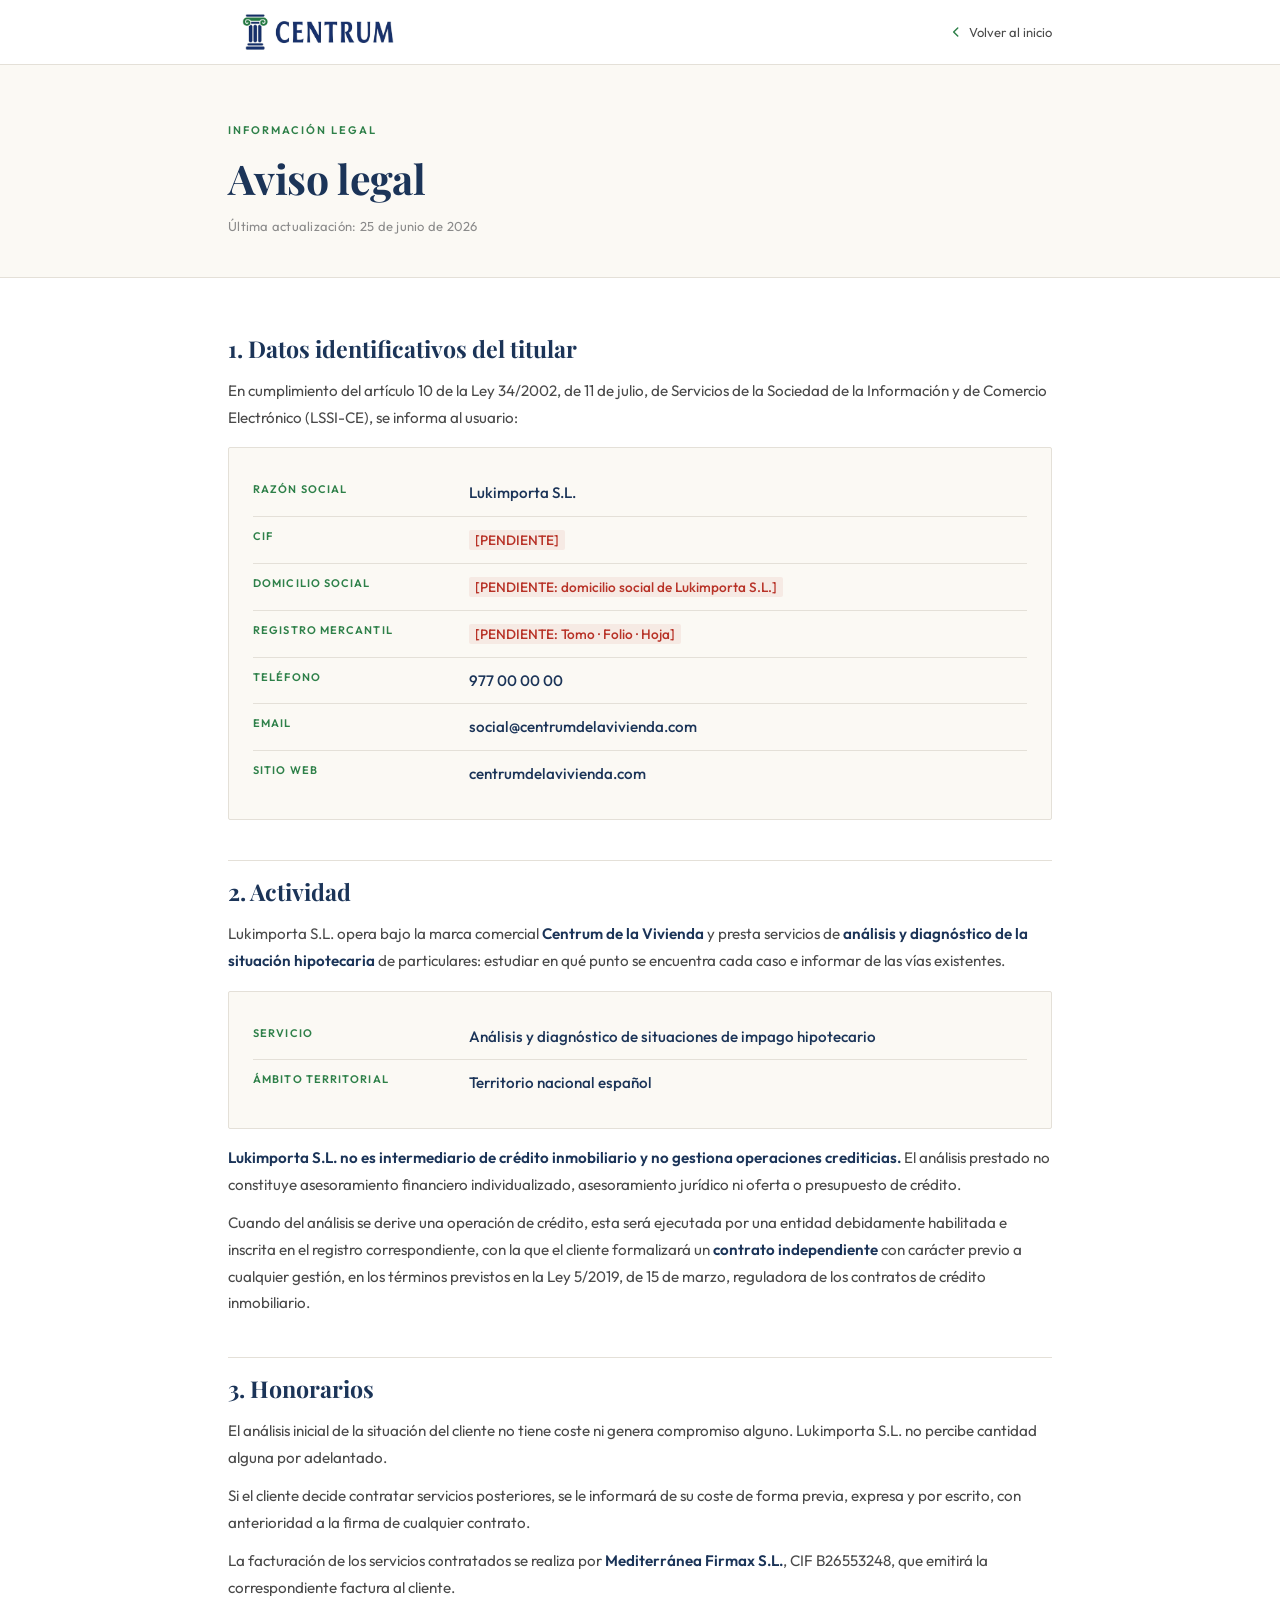
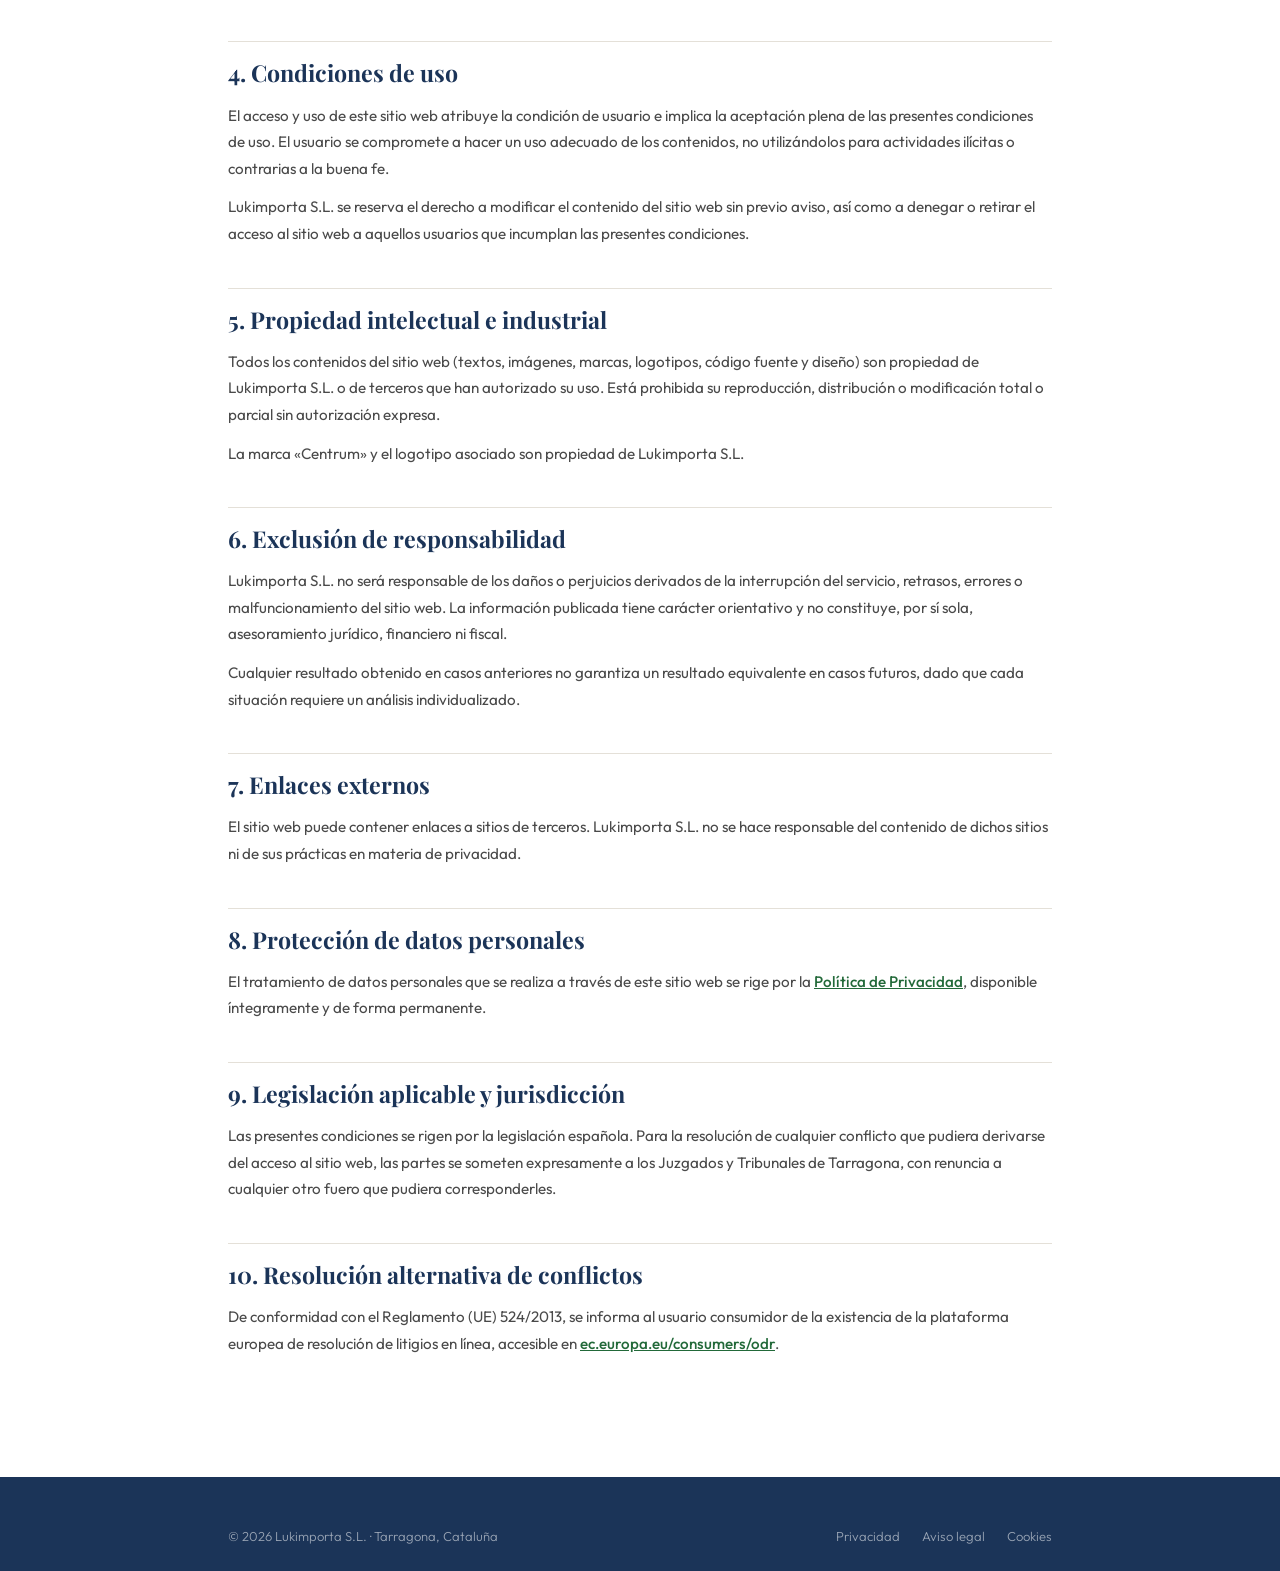
<file: aviso-legal.html>
<!DOCTYPE html>
<html lang="es">
<head>
  <meta charset="UTF-8" />
  <meta name="viewport" content="width=device-width, initial-scale=1.0" />
  <title>Aviso legal — Centrum de la Vivienda</title>
  <meta name="robots" content="index,follow" />
  <link rel="icon" type="image/png" href="./assets/centrum-mark.png" />
  <link rel="preconnect" href="https://fonts.googleapis.com" />
  <link rel="preconnect" href="https://fonts.gstatic.com" crossorigin />
  <link href="https://fonts.googleapis.com/css2?family=Playfair+Display:wght@600;700&family=Outfit:wght@300;400;500;600&display=swap" rel="stylesheet" />
  <link rel="stylesheet" href="./legal.css" />
</head>
<body>

<nav>
  <div class="container nav-inner">
    <a href="/" class="logo">
      <img src="./assets/centrum-logo.png" alt="Centrum" class="logo-img" />
    </a>
    <a href="/" class="nav-back">
      <svg width="14" height="14" fill="none" viewBox="0 0 24 24" stroke="currentColor" stroke-width="2.5"><path stroke-linecap="round" stroke-linejoin="round" d="M15 19l-7-7 7-7"/></svg>
      Volver al inicio
    </a>
  </div>
</nav>

<section class="legal-hero">
  <div class="container">
    <div class="legal-eyebrow">Información legal</div>
    <h1 class="legal-title">Aviso legal</h1>
    <p class="legal-meta">Última actualización: 25 de junio de 2026</p>
  </div>
</section>

<div class="legal-content">
  <div class="container">

    <section>
      <h2>1. Datos identificativos del titular</h2>
      <p>En cumplimiento del artículo 10 de la Ley 34/2002, de 11 de julio, de Servicios de la Sociedad de la Información y de Comercio Electrónico (LSSI-CE), se informa al usuario:</p>
      <div class="legal-data-table">
        <div class="legal-data-row">
          <span class="legal-data-label">Razón social</span>
          <span class="legal-data-value">Lukimporta S.L.</span>
        </div>
        <div class="legal-data-row">
          <span class="legal-data-label">CIF</span>
          <span class="legal-data-value"><span class="pending">[PENDIENTE]</span></span>
        </div>
        <div class="legal-data-row">
          <span class="legal-data-label">Domicilio social</span>
          <span class="legal-data-value"><span class="pending">[PENDIENTE: domicilio social de Lukimporta S.L.]</span></span>
        </div>
        <div class="legal-data-row">
          <span class="legal-data-label">Registro mercantil</span>
          <span class="legal-data-value"><span class="pending">[PENDIENTE: Tomo · Folio · Hoja]</span></span>
        </div>
        <div class="legal-data-row">
          <span class="legal-data-label">Teléfono</span>
          <span class="legal-data-value">977 00 00 00</span>
        </div>
        <div class="legal-data-row">
          <span class="legal-data-label">Email</span>
          <span class="legal-data-value">social@centrumdelavivienda.com</span>
        </div>
        <div class="legal-data-row">
          <span class="legal-data-label">Sitio web</span>
          <span class="legal-data-value">centrumdelavivienda.com</span>
        </div>
      </div>
    </section>

    <section>
      <h2>2. Actividad</h2>
      <p>Lukimporta S.L. opera bajo la marca comercial <strong>Centrum de la Vivienda</strong> y presta servicios de <strong>análisis y diagnóstico de la situación hipotecaria</strong> de particulares: estudiar en qué punto se encuentra cada caso e informar de las vías existentes.</p>
      <div class="legal-data-table">
        <div class="legal-data-row">
          <span class="legal-data-label">Servicio</span>
          <span class="legal-data-value">Análisis y diagnóstico de situaciones de impago hipotecario</span>
        </div>
        <div class="legal-data-row">
          <span class="legal-data-label">Ámbito territorial</span>
          <span class="legal-data-value">Territorio nacional español</span>
        </div>
      </div>
      <p><strong>Lukimporta S.L. no es intermediario de crédito inmobiliario y no gestiona operaciones crediticias.</strong> El análisis prestado no constituye asesoramiento financiero individualizado, asesoramiento jurídico ni oferta o presupuesto de crédito.</p>
      <p>Cuando del análisis se derive una operación de crédito, esta será ejecutada por una entidad debidamente habilitada e inscrita en el registro correspondiente, con la que el cliente formalizará un <strong>contrato independiente</strong> con carácter previo a cualquier gestión, en los términos previstos en la Ley 5/2019, de 15 de marzo, reguladora de los contratos de crédito inmobiliario.</p>
    </section>

    <section>
      <h2>3. Honorarios</h2>
      <p>El análisis inicial de la situación del cliente no tiene coste ni genera compromiso alguno. Lukimporta S.L. no percibe cantidad alguna por adelantado.</p>
      <p>Si el cliente decide contratar servicios posteriores, se le informará de su coste de forma previa, expresa y por escrito, con anterioridad a la firma de cualquier contrato.</p>
      <p>La facturación de los servicios contratados se realiza por <strong>Mediterránea Firmax S.L.</strong>, CIF B26553248, que emitirá la correspondiente factura al cliente.</p>
    </section>

    <section>
      <h2>4. Condiciones de uso</h2>
      <p>El acceso y uso de este sitio web atribuye la condición de usuario e implica la aceptación plena de las presentes condiciones de uso. El usuario se compromete a hacer un uso adecuado de los contenidos, no utilizándolos para actividades ilícitas o contrarias a la buena fe.</p>
      <p>Lukimporta S.L. se reserva el derecho a modificar el contenido del sitio web sin previo aviso, así como a denegar o retirar el acceso al sitio web a aquellos usuarios que incumplan las presentes condiciones.</p>
    </section>

    <section>
      <h2>5. Propiedad intelectual e industrial</h2>
      <p>Todos los contenidos del sitio web (textos, imágenes, marcas, logotipos, código fuente y diseño) son propiedad de Lukimporta S.L. o de terceros que han autorizado su uso. Está prohibida su reproducción, distribución o modificación total o parcial sin autorización expresa.</p>
      <p>La marca «Centrum» y el logotipo asociado son propiedad de Lukimporta S.L.</p>
    </section>

    <section>
      <h2>6. Exclusión de responsabilidad</h2>
      <p>Lukimporta S.L. no será responsable de los daños o perjuicios derivados de la interrupción del servicio, retrasos, errores o malfuncionamiento del sitio web. La información publicada tiene carácter orientativo y no constituye, por sí sola, asesoramiento jurídico, financiero ni fiscal.</p>
      <p>Cualquier resultado obtenido en casos anteriores no garantiza un resultado equivalente en casos futuros, dado que cada situación requiere un análisis individualizado.</p>
    </section>

    <section>
      <h2>7. Enlaces externos</h2>
      <p>El sitio web puede contener enlaces a sitios de terceros. Lukimporta S.L. no se hace responsable del contenido de dichos sitios ni de sus prácticas en materia de privacidad.</p>
    </section>

    <section>
      <h2>8. Protección de datos personales</h2>
      <p>El tratamiento de datos personales que se realiza a través de este sitio web se rige por la <a href="/privacidad.html">Política de Privacidad</a>, disponible íntegramente y de forma permanente.</p>
    </section>

    <section>
      <h2>9. Legislación aplicable y jurisdicción</h2>
      <p>Las presentes condiciones se rigen por la legislación española. Para la resolución de cualquier conflicto que pudiera derivarse del acceso al sitio web, las partes se someten expresamente a los Juzgados y Tribunales de Tarragona, con renuncia a cualquier otro fuero que pudiera corresponderles.</p>
    </section>

    <section>
      <h2>10. Resolución alternativa de conflictos</h2>
      <p>De conformidad con el Reglamento (UE) 524/2013, se informa al usuario consumidor de la existencia de la plataforma europea de resolución de litigios en línea, accesible en <a href="https://ec.europa.eu/consumers/odr" target="_blank" rel="noopener">ec.europa.eu/consumers/odr</a>.</p>
    </section>

  </div>
</div>

<footer>
  <div class="container footer-inner">
    <p class="footer-reg">© 2026 Lukimporta S.L. · Tarragona, Cataluña</p>
    <div class="footer-links">
      <a href="/privacidad.html">Privacidad</a>
      <a href="/aviso-legal.html">Aviso legal</a>
      <a href="/cookies.html">Cookies</a>
    </div>
  </div>
</footer>

</body>
</html>
</file>
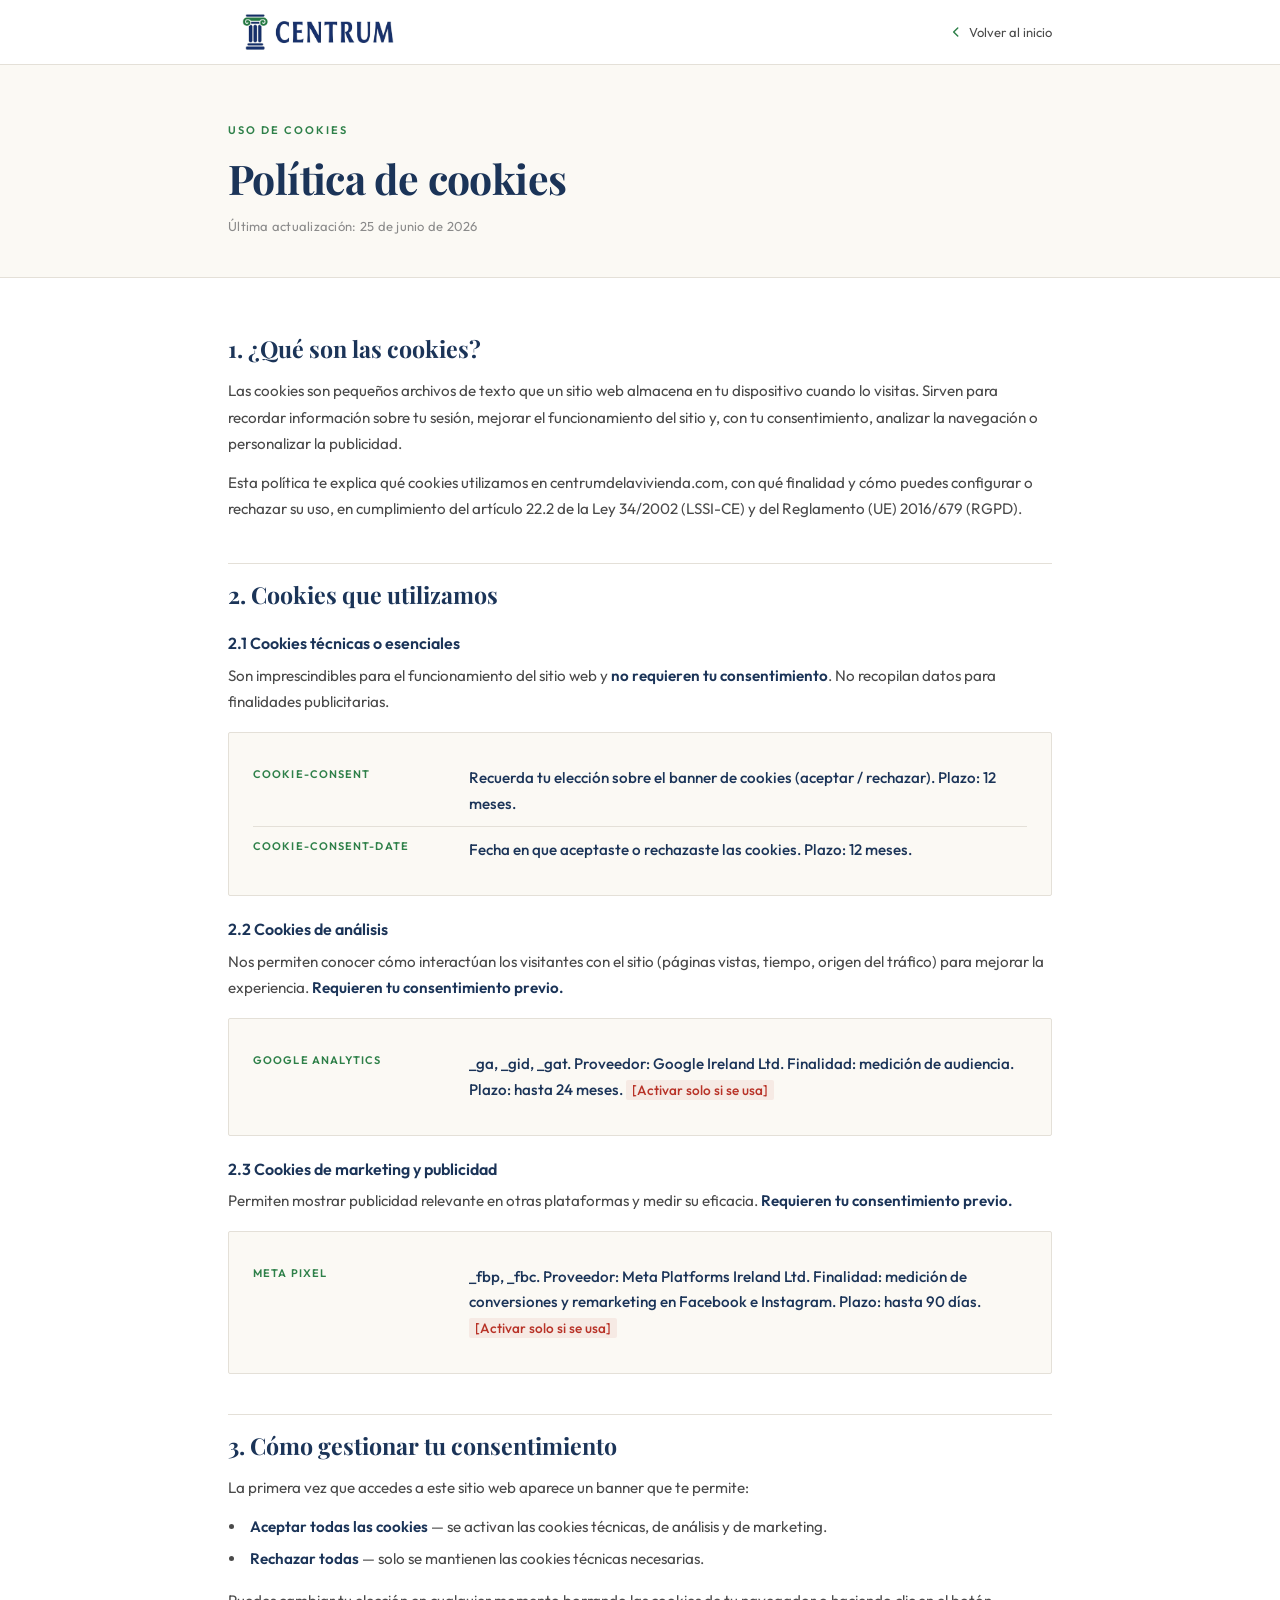
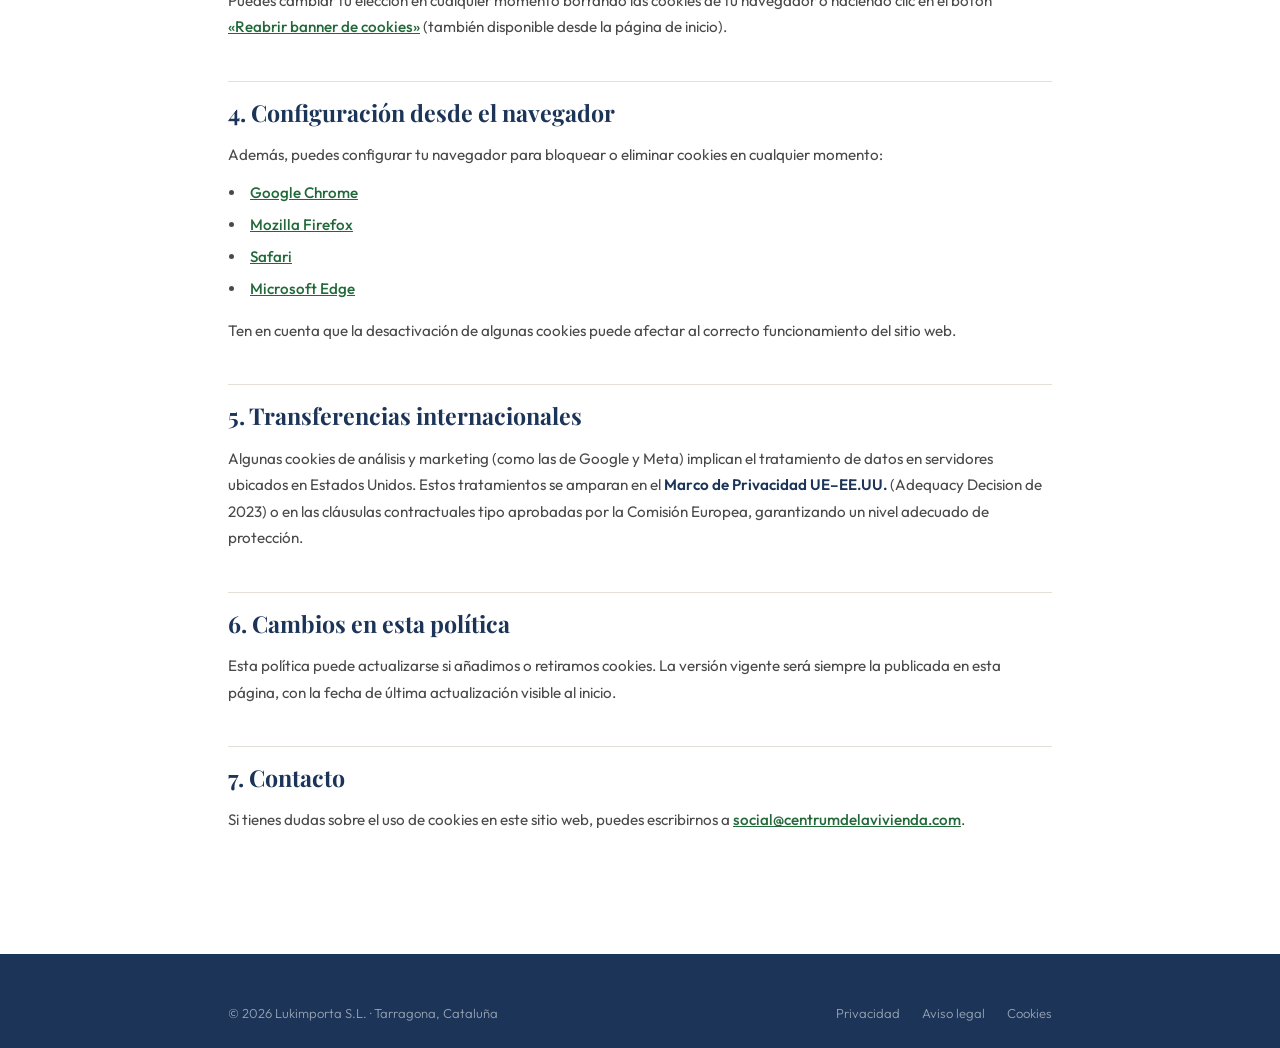
<file: cookies.html>
<!DOCTYPE html>
<html lang="es">
<head>
  <meta charset="UTF-8" />
  <meta name="viewport" content="width=device-width, initial-scale=1.0" />
  <title>Política de cookies — Centrum de la Vivienda</title>
  <meta name="robots" content="index,follow" />
  <link rel="icon" type="image/png" href="./assets/centrum-mark.png" />
  <link rel="preconnect" href="https://fonts.googleapis.com" />
  <link rel="preconnect" href="https://fonts.gstatic.com" crossorigin />
  <link href="https://fonts.googleapis.com/css2?family=Playfair+Display:wght@600;700&family=Outfit:wght@300;400;500;600&display=swap" rel="stylesheet" />
  <link rel="stylesheet" href="./legal.css" />
</head>
<body>

<nav>
  <div class="container nav-inner">
    <a href="/" class="logo">
      <img src="./assets/centrum-logo.png" alt="Centrum" class="logo-img" />
    </a>
    <a href="/" class="nav-back">
      <svg width="14" height="14" fill="none" viewBox="0 0 24 24" stroke="currentColor" stroke-width="2.5"><path stroke-linecap="round" stroke-linejoin="round" d="M15 19l-7-7 7-7"/></svg>
      Volver al inicio
    </a>
  </div>
</nav>

<section class="legal-hero">
  <div class="container">
    <div class="legal-eyebrow">Uso de cookies</div>
    <h1 class="legal-title">Política de cookies</h1>
    <p class="legal-meta">Última actualización: 25 de junio de 2026</p>
  </div>
</section>

<div class="legal-content">
  <div class="container">

    <section>
      <h2>1. ¿Qué son las cookies?</h2>
      <p>Las cookies son pequeños archivos de texto que un sitio web almacena en tu dispositivo cuando lo visitas. Sirven para recordar información sobre tu sesión, mejorar el funcionamiento del sitio y, con tu consentimiento, analizar la navegación o personalizar la publicidad.</p>
      <p>Esta política te explica qué cookies utilizamos en centrumdelavivienda.com, con qué finalidad y cómo puedes configurar o rechazar su uso, en cumplimiento del artículo 22.2 de la Ley 34/2002 (LSSI-CE) y del Reglamento (UE) 2016/679 (RGPD).</p>
    </section>

    <section>
      <h2>2. Cookies que utilizamos</h2>

      <h3>2.1 Cookies técnicas o esenciales</h3>
      <p>Son imprescindibles para el funcionamiento del sitio web y <strong>no requieren tu consentimiento</strong>. No recopilan datos para finalidades publicitarias.</p>
      <div class="legal-data-table">
        <div class="legal-data-row">
          <span class="legal-data-label">cookie-consent</span>
          <span class="legal-data-value">Recuerda tu elección sobre el banner de cookies (aceptar / rechazar). Plazo: 12 meses.</span>
        </div>
        <div class="legal-data-row">
          <span class="legal-data-label">cookie-consent-date</span>
          <span class="legal-data-value">Fecha en que aceptaste o rechazaste las cookies. Plazo: 12 meses.</span>
        </div>
      </div>

      <h3>2.2 Cookies de análisis</h3>
      <p>Nos permiten conocer cómo interactúan los visitantes con el sitio (páginas vistas, tiempo, origen del tráfico) para mejorar la experiencia. <strong>Requieren tu consentimiento previo.</strong></p>
      <div class="legal-data-table">
        <div class="legal-data-row">
          <span class="legal-data-label">Google Analytics</span>
          <span class="legal-data-value">_ga, _gid, _gat. Proveedor: Google Ireland Ltd. Finalidad: medición de audiencia. Plazo: hasta 24 meses. <span class="pending">[Activar solo si se usa]</span></span>
        </div>
      </div>

      <h3>2.3 Cookies de marketing y publicidad</h3>
      <p>Permiten mostrar publicidad relevante en otras plataformas y medir su eficacia. <strong>Requieren tu consentimiento previo.</strong></p>
      <div class="legal-data-table">
        <div class="legal-data-row">
          <span class="legal-data-label">Meta Pixel</span>
          <span class="legal-data-value">_fbp, _fbc. Proveedor: Meta Platforms Ireland Ltd. Finalidad: medición de conversiones y remarketing en Facebook e Instagram. Plazo: hasta 90 días. <span class="pending">[Activar solo si se usa]</span></span>
        </div>
      </div>
    </section>

    <section>
      <h2>3. Cómo gestionar tu consentimiento</h2>
      <p>La primera vez que accedes a este sitio web aparece un banner que te permite:</p>
      <ul>
        <li><strong>Aceptar todas las cookies</strong> — se activan las cookies técnicas, de análisis y de marketing.</li>
        <li><strong>Rechazar todas</strong> — solo se mantienen las cookies técnicas necesarias.</li>
      </ul>
      <p>Puedes cambiar tu elección en cualquier momento borrando las cookies de tu navegador o haciendo clic en el botón <a href="#" onclick="if(window.openCookieBanner){window.openCookieBanner();}return false;">«Reabrir banner de cookies»</a> (también disponible desde la página de inicio).</p>
    </section>

    <section>
      <h2>4. Configuración desde el navegador</h2>
      <p>Además, puedes configurar tu navegador para bloquear o eliminar cookies en cualquier momento:</p>
      <ul>
        <li><a href="https://support.google.com/chrome/answer/95647" target="_blank" rel="noopener">Google Chrome</a></li>
        <li><a href="https://support.mozilla.org/es/kb/habilitar-y-deshabilitar-cookies-sitios-web-rastrear-preferencias" target="_blank" rel="noopener">Mozilla Firefox</a></li>
        <li><a href="https://support.apple.com/es-es/guide/safari/sfri11471/mac" target="_blank" rel="noopener">Safari</a></li>
        <li><a href="https://support.microsoft.com/es-es/microsoft-edge/eliminar-cookies-en-microsoft-edge-63947406-40ac-c3b8-57b9-2a946a29ae09" target="_blank" rel="noopener">Microsoft Edge</a></li>
      </ul>
      <p>Ten en cuenta que la desactivación de algunas cookies puede afectar al correcto funcionamiento del sitio web.</p>
    </section>

    <section>
      <h2>5. Transferencias internacionales</h2>
      <p>Algunas cookies de análisis y marketing (como las de Google y Meta) implican el tratamiento de datos en servidores ubicados en Estados Unidos. Estos tratamientos se amparan en el <strong>Marco de Privacidad UE–EE.UU.</strong> (Adequacy Decision de 2023) o en las cláusulas contractuales tipo aprobadas por la Comisión Europea, garantizando un nivel adecuado de protección.</p>
    </section>

    <section>
      <h2>6. Cambios en esta política</h2>
      <p>Esta política puede actualizarse si añadimos o retiramos cookies. La versión vigente será siempre la publicada en esta página, con la fecha de última actualización visible al inicio.</p>
    </section>

    <section>
      <h2>7. Contacto</h2>
      <p>Si tienes dudas sobre el uso de cookies en este sitio web, puedes escribirnos a <a href="mailto:social@centrumdelavivienda.com">social@centrumdelavivienda.com</a>.</p>
    </section>

  </div>
</div>

<footer>
  <div class="container footer-inner">
    <p class="footer-reg">© 2026 Lukimporta S.L. · Tarragona, Cataluña</p>
    <div class="footer-links">
      <a href="/privacidad.html">Privacidad</a>
      <a href="/aviso-legal.html">Aviso legal</a>
      <a href="/cookies.html">Cookies</a>
    </div>
  </div>
</footer>

</body>
</html>
</file>
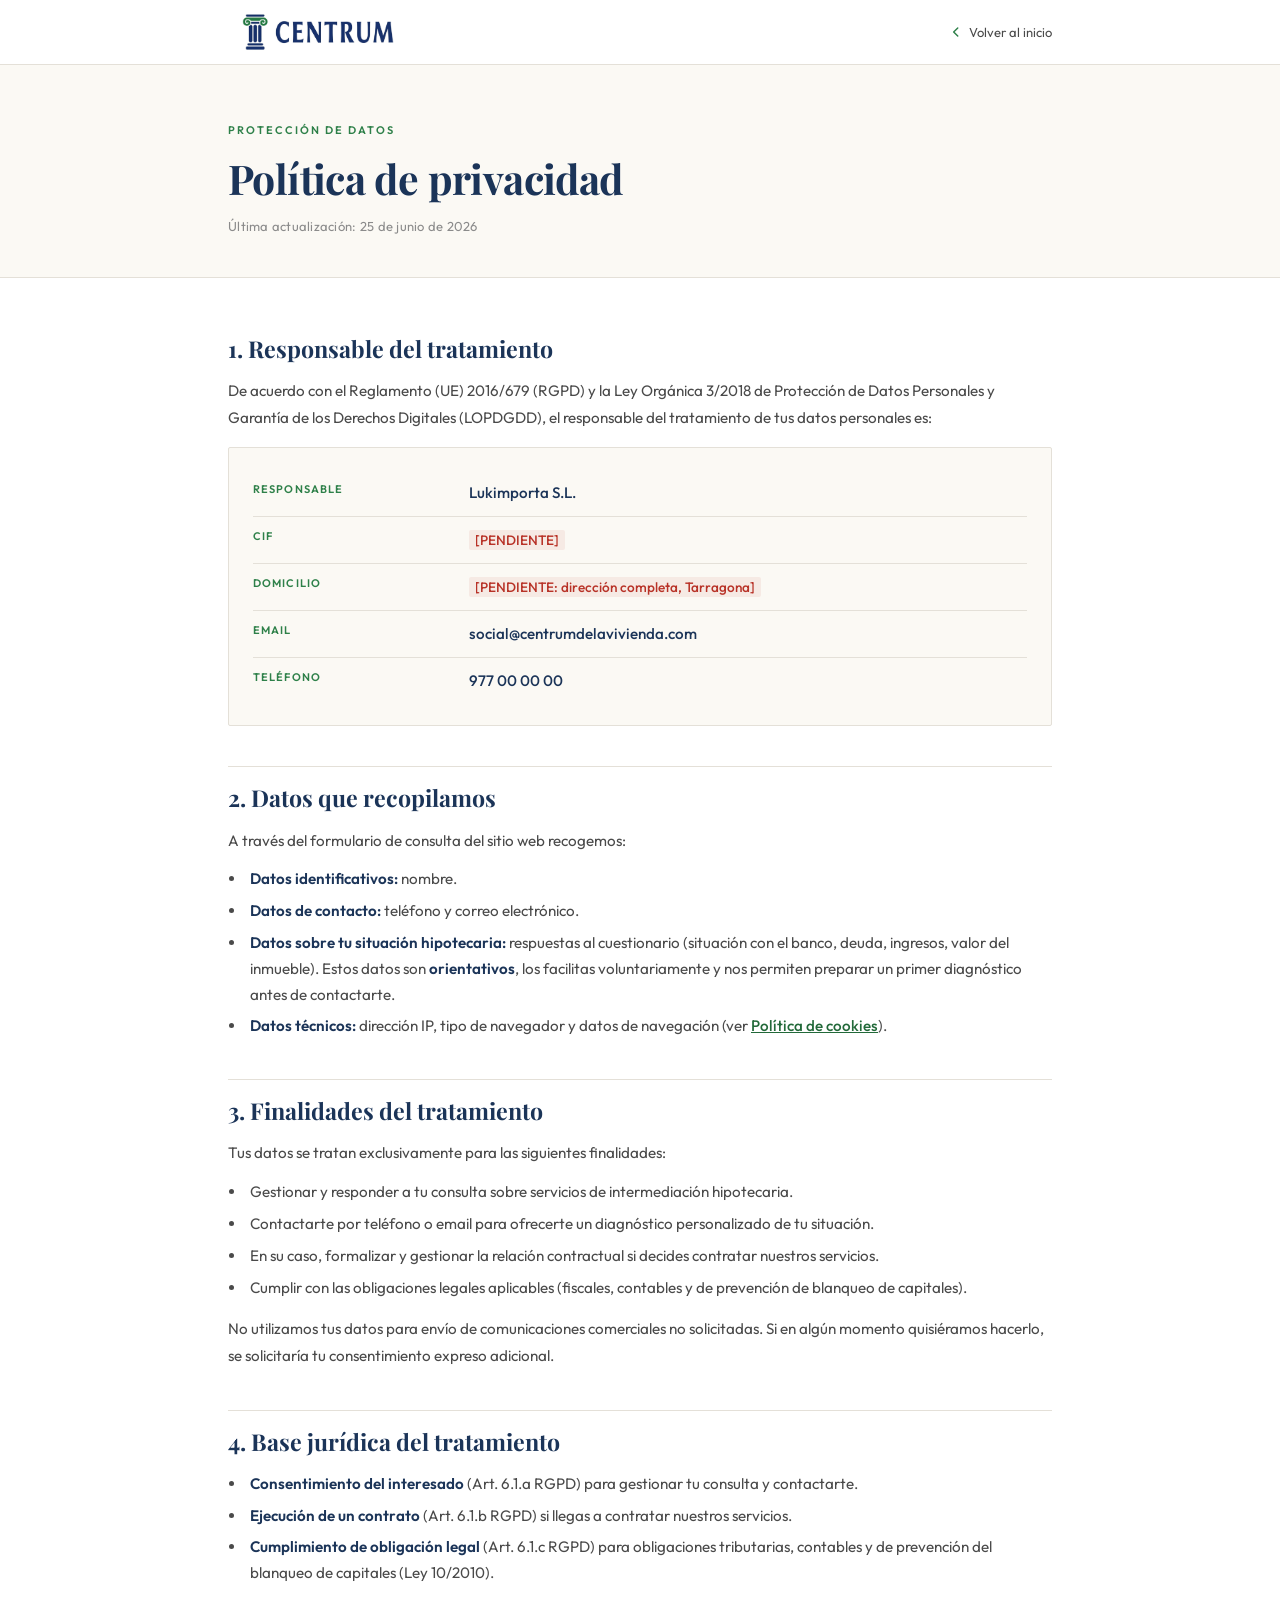
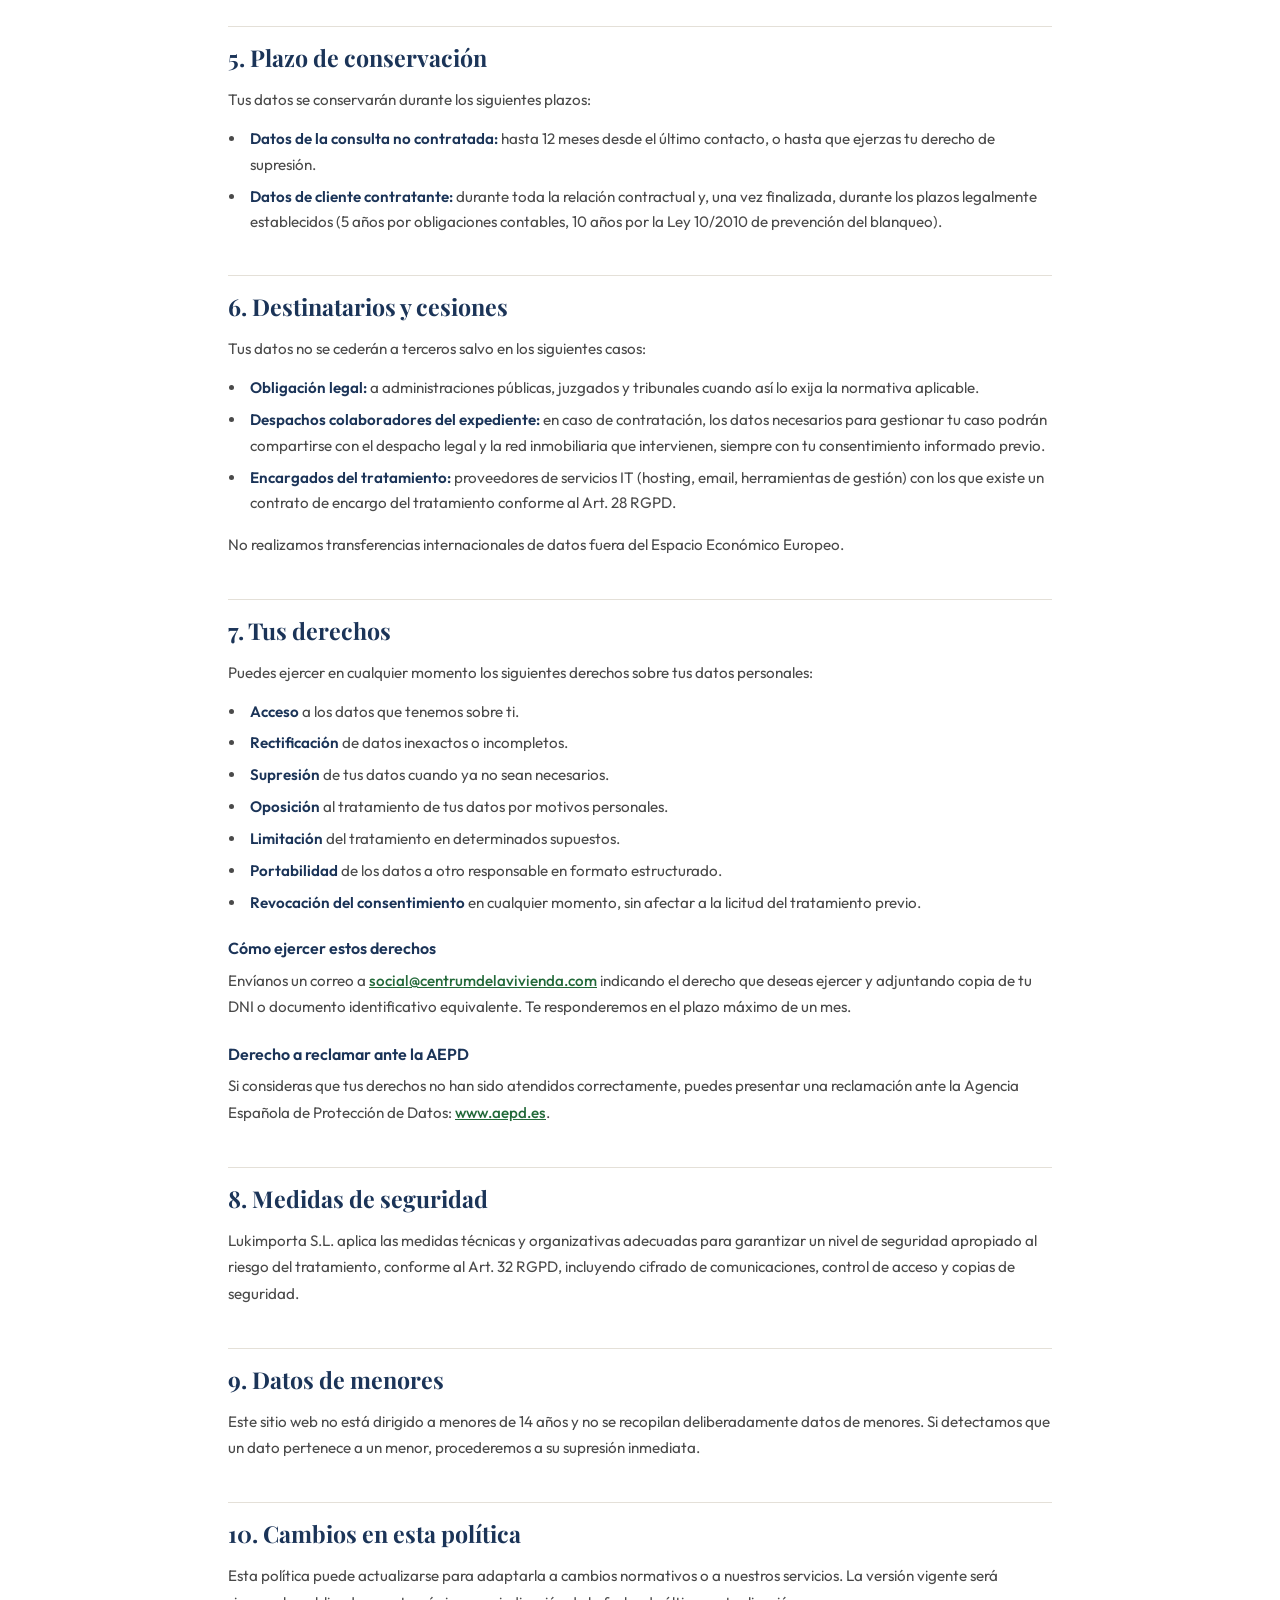
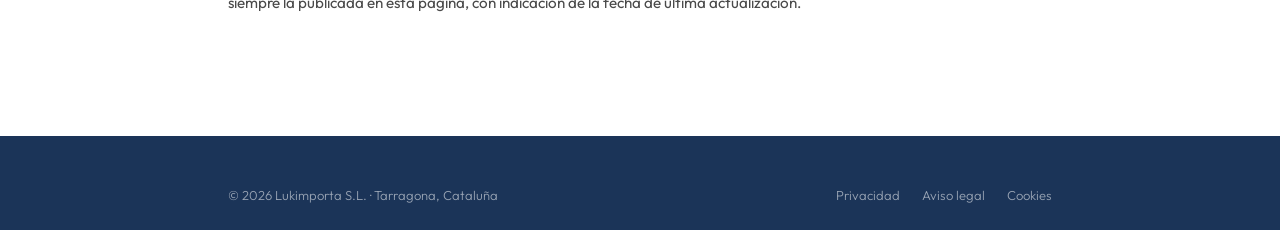
<file: privacidad.html>
<!DOCTYPE html>
<html lang="es">
<head>
  <meta charset="UTF-8" />
  <meta name="viewport" content="width=device-width, initial-scale=1.0" />
  <title>Política de privacidad — Centrum de la Vivienda</title>
  <meta name="robots" content="index,follow" />
  <link rel="icon" type="image/png" href="./assets/centrum-mark.png" />
  <link rel="preconnect" href="https://fonts.googleapis.com" />
  <link rel="preconnect" href="https://fonts.gstatic.com" crossorigin />
  <link href="https://fonts.googleapis.com/css2?family=Playfair+Display:wght@600;700&family=Outfit:wght@300;400;500;600&display=swap" rel="stylesheet" />
  <link rel="stylesheet" href="./legal.css" />
</head>
<body>

<nav>
  <div class="container nav-inner">
    <a href="/" class="logo">
      <img src="./assets/centrum-logo.png" alt="Centrum" class="logo-img" />
    </a>
    <a href="/" class="nav-back">
      <svg width="14" height="14" fill="none" viewBox="0 0 24 24" stroke="currentColor" stroke-width="2.5"><path stroke-linecap="round" stroke-linejoin="round" d="M15 19l-7-7 7-7"/></svg>
      Volver al inicio
    </a>
  </div>
</nav>

<section class="legal-hero">
  <div class="container">
    <div class="legal-eyebrow">Protección de datos</div>
    <h1 class="legal-title">Política de privacidad</h1>
    <p class="legal-meta">Última actualización: 25 de junio de 2026</p>
  </div>
</section>

<div class="legal-content">
  <div class="container">

    <section>
      <h2>1. Responsable del tratamiento</h2>
      <p>De acuerdo con el Reglamento (UE) 2016/679 (RGPD) y la Ley Orgánica 3/2018 de Protección de Datos Personales y Garantía de los Derechos Digitales (LOPDGDD), el responsable del tratamiento de tus datos personales es:</p>
      <div class="legal-data-table">
        <div class="legal-data-row">
          <span class="legal-data-label">Responsable</span>
          <span class="legal-data-value">Lukimporta S.L.</span>
        </div>
        <div class="legal-data-row">
          <span class="legal-data-label">CIF</span>
          <span class="legal-data-value"><span class="pending">[PENDIENTE]</span></span>
        </div>
        <div class="legal-data-row">
          <span class="legal-data-label">Domicilio</span>
          <span class="legal-data-value"><span class="pending">[PENDIENTE: dirección completa, Tarragona]</span></span>
        </div>
        <div class="legal-data-row">
          <span class="legal-data-label">Email</span>
          <span class="legal-data-value">social@centrumdelavivienda.com</span>
        </div>
        <div class="legal-data-row">
          <span class="legal-data-label">Teléfono</span>
          <span class="legal-data-value">977 00 00 00</span>
        </div>
      </div>
    </section>

    <section>
      <h2>2. Datos que recopilamos</h2>
      <p>A través del formulario de consulta del sitio web recogemos:</p>
      <ul>
        <li><strong>Datos identificativos:</strong> nombre.</li>
        <li><strong>Datos de contacto:</strong> teléfono y correo electrónico.</li>
        <li><strong>Datos sobre tu situación hipotecaria:</strong> respuestas al cuestionario (situación con el banco, deuda, ingresos, valor del inmueble). Estos datos son <strong>orientativos</strong>, los facilitas voluntariamente y nos permiten preparar un primer diagnóstico antes de contactarte.</li>
        <li><strong>Datos técnicos:</strong> dirección IP, tipo de navegador y datos de navegación (ver <a href="/cookies.html">Política de cookies</a>).</li>
      </ul>
    </section>

    <section>
      <h2>3. Finalidades del tratamiento</h2>
      <p>Tus datos se tratan exclusivamente para las siguientes finalidades:</p>
      <ul>
        <li>Gestionar y responder a tu consulta sobre servicios de intermediación hipotecaria.</li>
        <li>Contactarte por teléfono o email para ofrecerte un diagnóstico personalizado de tu situación.</li>
        <li>En su caso, formalizar y gestionar la relación contractual si decides contratar nuestros servicios.</li>
        <li>Cumplir con las obligaciones legales aplicables (fiscales, contables y de prevención de blanqueo de capitales).</li>
      </ul>
      <p>No utilizamos tus datos para envío de comunicaciones comerciales no solicitadas. Si en algún momento quisiéramos hacerlo, se solicitaría tu consentimiento expreso adicional.</p>
    </section>

    <section>
      <h2>4. Base jurídica del tratamiento</h2>
      <ul>
        <li><strong>Consentimiento del interesado</strong> (Art. 6.1.a RGPD) para gestionar tu consulta y contactarte.</li>
        <li><strong>Ejecución de un contrato</strong> (Art. 6.1.b RGPD) si llegas a contratar nuestros servicios.</li>
        <li><strong>Cumplimiento de obligación legal</strong> (Art. 6.1.c RGPD) para obligaciones tributarias, contables y de prevención del blanqueo de capitales (Ley 10/2010).</li>
      </ul>
    </section>

    <section>
      <h2>5. Plazo de conservación</h2>
      <p>Tus datos se conservarán durante los siguientes plazos:</p>
      <ul>
        <li><strong>Datos de la consulta no contratada:</strong> hasta 12 meses desde el último contacto, o hasta que ejerzas tu derecho de supresión.</li>
        <li><strong>Datos de cliente contratante:</strong> durante toda la relación contractual y, una vez finalizada, durante los plazos legalmente establecidos (5 años por obligaciones contables, 10 años por la Ley 10/2010 de prevención del blanqueo).</li>
      </ul>
    </section>

    <section>
      <h2>6. Destinatarios y cesiones</h2>
      <p>Tus datos no se cederán a terceros salvo en los siguientes casos:</p>
      <ul>
        <li><strong>Obligación legal:</strong> a administraciones públicas, juzgados y tribunales cuando así lo exija la normativa aplicable.</li>
        <li><strong>Despachos colaboradores del expediente:</strong> en caso de contratación, los datos necesarios para gestionar tu caso podrán compartirse con el despacho legal y la red inmobiliaria que intervienen, siempre con tu consentimiento informado previo.</li>
        <li><strong>Encargados del tratamiento:</strong> proveedores de servicios IT (hosting, email, herramientas de gestión) con los que existe un contrato de encargo del tratamiento conforme al Art. 28 RGPD.</li>
      </ul>
      <p>No realizamos transferencias internacionales de datos fuera del Espacio Económico Europeo.</p>
    </section>

    <section>
      <h2>7. Tus derechos</h2>
      <p>Puedes ejercer en cualquier momento los siguientes derechos sobre tus datos personales:</p>
      <ul>
        <li><strong>Acceso</strong> a los datos que tenemos sobre ti.</li>
        <li><strong>Rectificación</strong> de datos inexactos o incompletos.</li>
        <li><strong>Supresión</strong> de tus datos cuando ya no sean necesarios.</li>
        <li><strong>Oposición</strong> al tratamiento de tus datos por motivos personales.</li>
        <li><strong>Limitación</strong> del tratamiento en determinados supuestos.</li>
        <li><strong>Portabilidad</strong> de los datos a otro responsable en formato estructurado.</li>
        <li><strong>Revocación del consentimiento</strong> en cualquier momento, sin afectar a la licitud del tratamiento previo.</li>
      </ul>
      <h3>Cómo ejercer estos derechos</h3>
      <p>Envíanos un correo a <a href="mailto:social@centrumdelavivienda.com">social@centrumdelavivienda.com</a> indicando el derecho que deseas ejercer y adjuntando copia de tu DNI o documento identificativo equivalente. Te responderemos en el plazo máximo de un mes.</p>
      <h3>Derecho a reclamar ante la AEPD</h3>
      <p>Si consideras que tus derechos no han sido atendidos correctamente, puedes presentar una reclamación ante la Agencia Española de Protección de Datos: <a href="https://www.aepd.es" target="_blank" rel="noopener">www.aepd.es</a>.</p>
    </section>

    <section>
      <h2>8. Medidas de seguridad</h2>
      <p>Lukimporta S.L. aplica las medidas técnicas y organizativas adecuadas para garantizar un nivel de seguridad apropiado al riesgo del tratamiento, conforme al Art. 32 RGPD, incluyendo cifrado de comunicaciones, control de acceso y copias de seguridad.</p>
    </section>

    <section>
      <h2>9. Datos de menores</h2>
      <p>Este sitio web no está dirigido a menores de 14 años y no se recopilan deliberadamente datos de menores. Si detectamos que un dato pertenece a un menor, procederemos a su supresión inmediata.</p>
    </section>

    <section>
      <h2>10. Cambios en esta política</h2>
      <p>Esta política puede actualizarse para adaptarla a cambios normativos o a nuestros servicios. La versión vigente será siempre la publicada en esta página, con indicación de la fecha de última actualización.</p>
    </section>

  </div>
</div>

<footer>
  <div class="container footer-inner">
    <p class="footer-reg">© 2026 Lukimporta S.L. · Tarragona, Cataluña</p>
    <div class="footer-links">
      <a href="/privacidad.html">Privacidad</a>
      <a href="/aviso-legal.html">Aviso legal</a>
      <a href="/cookies.html">Cookies</a>
    </div>
  </div>
</footer>

</body>
</html>
</file>
<file: legal.css>
/* Centrum — Páginas legales (compartido) */
*, *::before, *::after { box-sizing: border-box; margin: 0; padding: 0; }
html { scroll-behavior: smooth; }
body {
  font-family: 'Outfit', sans-serif; color: #1a1a1a; background: #ffffff;
  line-height: 1.7; font-size: 16px; -webkit-font-smoothing: antialiased;
}

:root {
  --navy:      #1B3458;
  --navy-dk:   #0F2444;
  --green:     #2E8049;
  --green-dk:  #226939;
  --green-lt:  #E7F3EB;
  --paper:     #FBF9F4;
  --off-white: #F7F5F0;
  --ink:       #1A1A1A;
  --ink-mid:   #4a4a4a;
  --ink-soft:  #8B8B8B;
  --rule:      #E4E0D8;
}

.container { max-width: 880px; margin: 0 auto; padding: 0 28px; }

/* NAV */
nav {
  background: var(--white); border-bottom: 1px solid var(--rule);
  position: sticky; top: 0; z-index: 100;
}
.nav-inner {
  display: flex; align-items: center; justify-content: space-between;
  height: 64px; gap: 20px;
}
.logo {
  display: flex; align-items: center; text-decoration: none;
  height: 64px; overflow: hidden; flex-shrink: 0;
}
.logo-img {
  height: 110px; width: auto; display: block;
  flex-shrink: 0; margin-left: -8px;
}
.nav-back {
  font-size: 13px; color: var(--ink-mid); text-decoration: none;
  display: inline-flex; align-items: center; gap: 6px;
  transition: color 0.2s;
}
.nav-back:hover { color: var(--green-dk); }
.nav-back svg { color: var(--green); }
@media (max-width: 600px) {
  .nav-inner { height: 56px; }
  .logo { height: 56px; }
  .logo-img { height: 96px; margin-left: -6px; }
}

/* CONTENT */
.legal-hero {
  background: var(--paper); border-bottom: 1px solid var(--rule);
  padding: 56px 0 40px;
}
.legal-eyebrow {
  font-size: 11px; font-weight: 600; letter-spacing: 0.18em;
  text-transform: uppercase; color: var(--green); margin-bottom: 14px;
}
.legal-title {
  font-family: 'Playfair Display', serif;
  font-size: clamp(1.8rem, 3.2vw, 2.6rem);
  font-weight: 700; line-height: 1.2; color: var(--navy);
  letter-spacing: -0.015em; margin-bottom: 12px;
}
.legal-meta {
  font-size: 13px; color: var(--ink-soft);
  letter-spacing: 0.02em;
}

.legal-content {
  padding: 56px 0 80px;
}
.legal-content section { margin-bottom: 40px; }
.legal-content h2 {
  font-family: 'Playfair Display', serif;
  font-size: 1.45rem; font-weight: 700; color: var(--navy);
  margin-bottom: 14px; line-height: 1.3;
  padding-top: 16px; border-top: 1px solid var(--rule);
}
.legal-content section:first-child h2 { padding-top: 0; border-top: none; }
.legal-content h3 {
  font-size: 1rem; font-weight: 600; color: var(--navy);
  margin: 22px 0 8px; line-height: 1.4;
}
.legal-content p {
  font-size: 0.95rem; color: var(--ink-mid); line-height: 1.75;
  margin-bottom: 12px; font-weight: 400;
}
.legal-content ul {
  margin: 8px 0 16px 18px; color: var(--ink-mid); font-size: 0.95rem;
}
.legal-content ul li { margin-bottom: 6px; padding-left: 4px; }
.legal-content a {
  color: var(--green-dk); text-decoration: underline; font-weight: 500;
}
.legal-content a:hover { color: var(--green); }
.legal-content strong { color: var(--navy); font-weight: 600; }

.legal-data-table {
  background: var(--paper); border: 1px solid var(--rule);
  border-radius: 2px; padding: 22px 24px; margin: 16px 0;
}
.legal-data-row {
  display: grid; grid-template-columns: 1fr; gap: 4px;
  padding: 10px 0; border-bottom: 1px solid var(--rule);
}
.legal-data-row:last-child { border-bottom: none; }
@media (min-width: 600px) {
  .legal-data-row { grid-template-columns: 200px 1fr; gap: 16px; }
}
.legal-data-label {
  font-size: 11px; font-weight: 600; letter-spacing: 0.10em;
  text-transform: uppercase; color: var(--green);
}
.legal-data-value {
  font-size: 0.95rem; color: var(--navy); font-weight: 500;
}
.pending {
  background: rgba(184,50,39,0.08); color: #B83227;
  padding: 1px 6px; border-radius: 2px;
  font-size: 0.85rem; font-weight: 500;
}

/* FOOTER */
footer {
  background: var(--navy); padding: 48px 0 24px; color: rgba(255,255,255,0.65);
  font-size: 13px;
}
.footer-inner {
  display: flex; flex-wrap: wrap; gap: 24px;
  align-items: center; justify-content: space-between;
}
.footer-reg { color: rgba(255,255,255,0.55); font-weight: 300; line-height: 1.6; }
.footer-links { display: flex; gap: 22px; }
.footer-links a {
  color: rgba(255,255,255,0.55); text-decoration: none;
  transition: color 0.2s; font-weight: 300;
}
.footer-links a:hover { color: rgba(255,255,255,0.90); }
</file>
